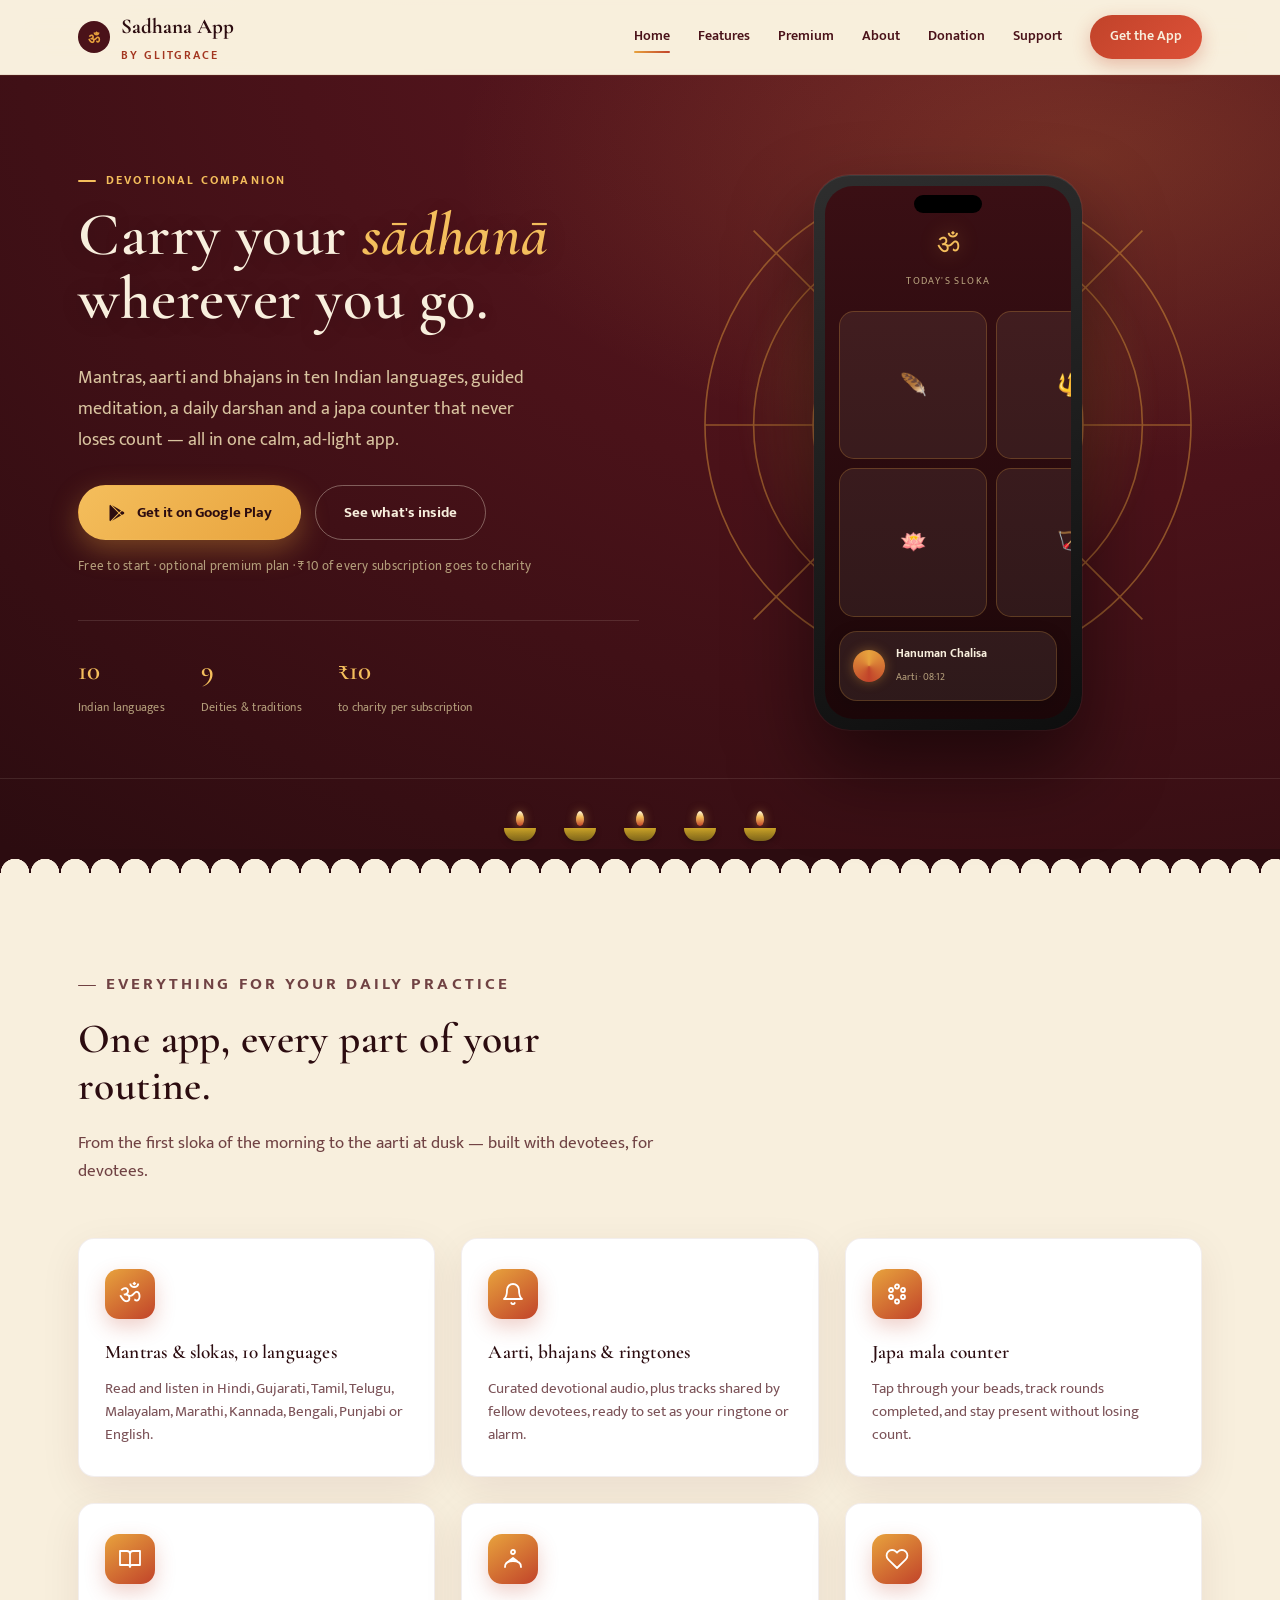
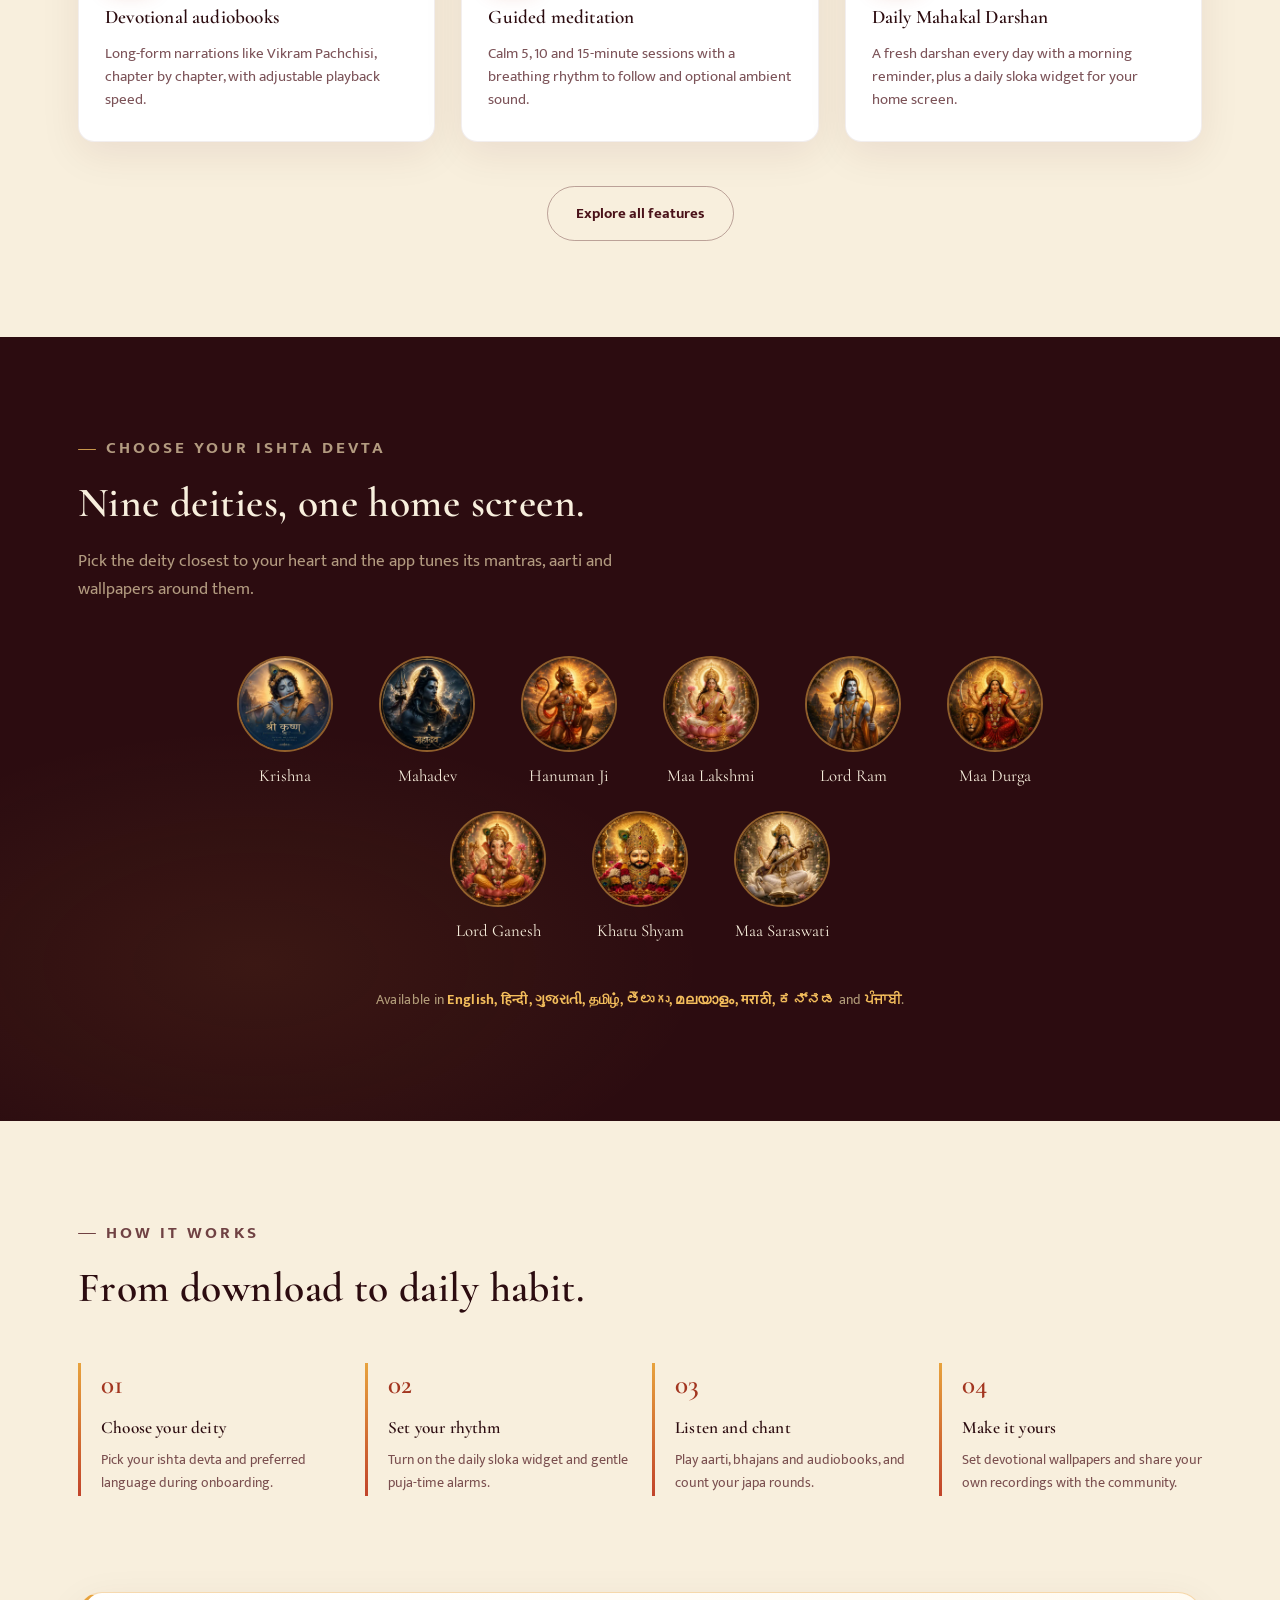
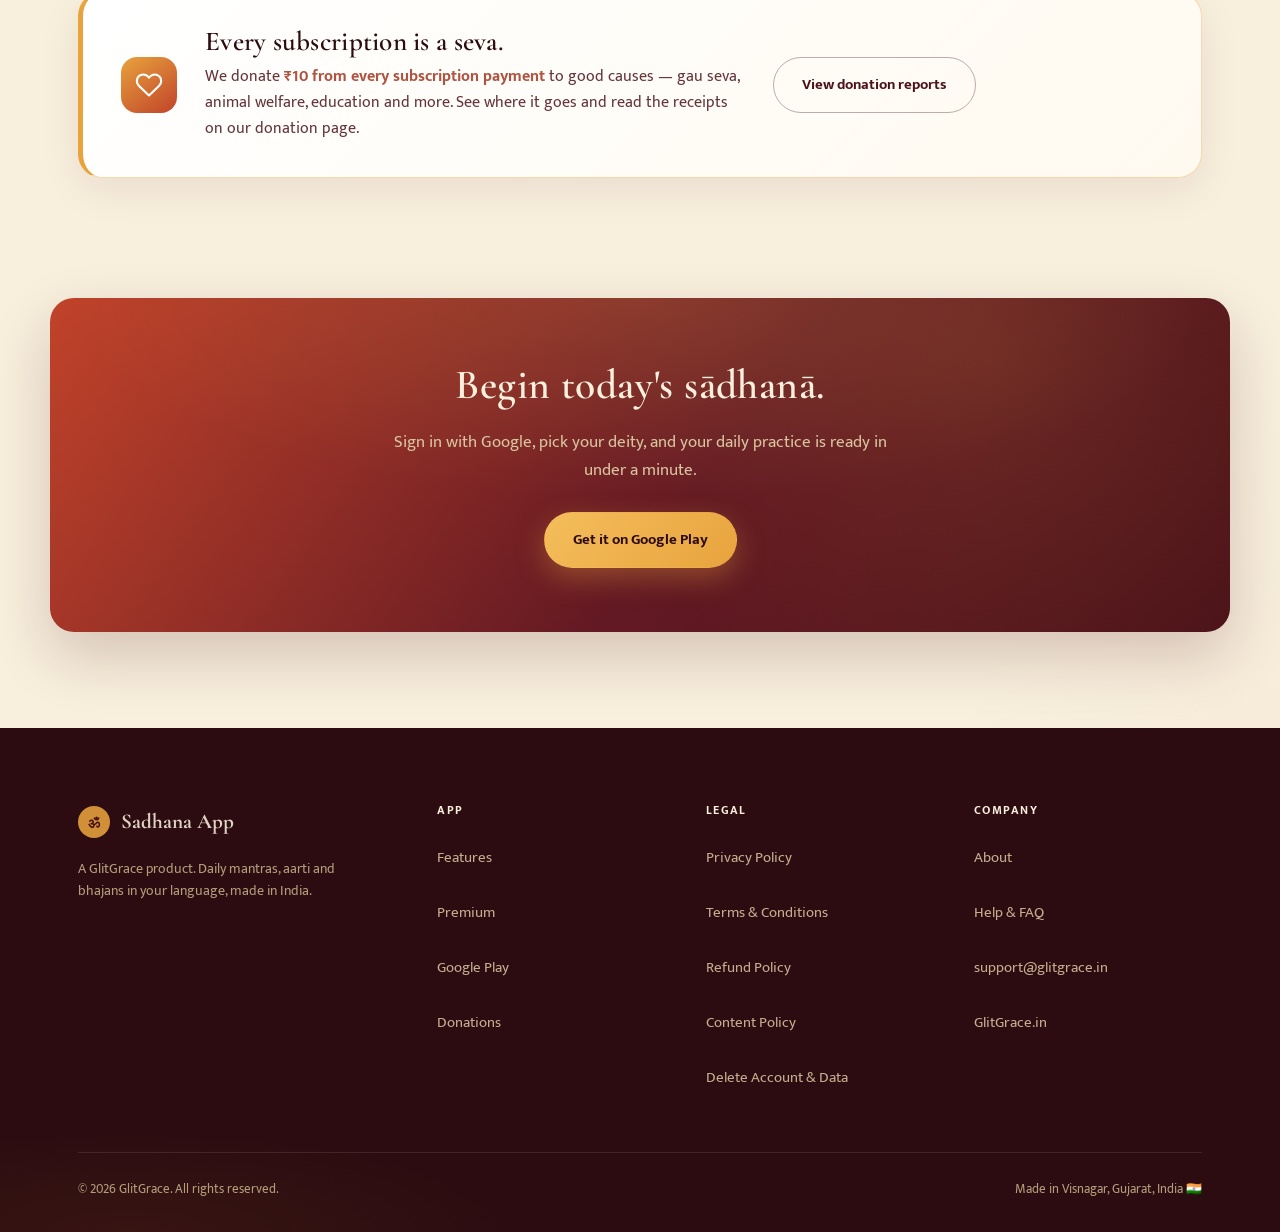
<file: index.html>
<!DOCTYPE html>
<html lang="en">
<head>
<meta charset="UTF-8">
<meta name="viewport" content="width=device-width, initial-scale=1.0">
<title>Sadhana App — Daily Mantras, Aarti & Bhajans in Your Language | GlitGrace</title>
<meta name="theme-color" content="#4A1219">
<meta property="og:title" content="Sadhana App — Daily Mantras, Aarti & Bhajans">
<meta name="theme-color" content="#4A1219">
<meta property="og:title" content="Sadhana App — Daily Mantras, Aarti & Bhajans">
<meta name="description" content="Sadhana App brings daily mantras, aarti, bhajans, devotional wallpapers and audiobooks to your phone in 10 Indian languages. By GlitGrace.">
<link rel="icon" href="data:image/svg+xml,%3Csvg xmlns='http://www.w3.org/2000/svg' viewBox='0 0 64 64'%3E%3Ccircle cx='32' cy='32' r='32' fill='%234A1219'/%3E%3Ctext x='32' y='42' font-size='30' text-anchor='middle' fill='%23E8A33D'%3E%E0%A5%90%3C/text%3E%3C/svg%3E">
<link rel="stylesheet" href="css/style.css">
</head>
<body>
<a class="skip" href="#main">Skip to content</a>

<nav class="site-nav" aria-label="Main">
  <div class="wrap">
    <a href="index.html" class="brand">
      <svg viewBox="0 0 40 40" fill="none" aria-hidden="true"><circle cx="20" cy="20" r="20" fill="#4A1219"/><text x="20" y="27" font-size="18" text-anchor="middle" fill="#E8A33D" font-family="Cormorant Garamond, serif">ॐ</text></svg>
      <span>Sadhana App<span class="sub">by GlitGrace</span></span>
    </a>
    <ul class="nav-links" id="navLinks">
      <li><a href="index.html" aria-current="page">Home</a></li>
      <li><a href="features.html">Features</a></li>
      <li><a href="premium.html">Premium</a></li>
      <li><a href="about.html">About</a></li>
      <li><a href="donations.html">Donation</a></li>
      <li><a href="support.html">Support</a></li>
      <li><a href="https://play.google.com/store/apps/details?id=com.yash.bhakti" class="nav-cta">Get the App</a></li>
    </ul>
    <button class="nav-toggle" aria-label="Toggle menu" aria-controls="navLinks" aria-expanded="false">
      <span></span><span></span><span></span>
    </button>
  </div>
</nav>

<header id="main" tabindex="-1" class="hero">
  <div class="wrap">
    <div class="hero-copy">
      <p class="eyebrow hero-eyebrow">Devotional companion</p>
      <h1>Carry your <em>sādhanā</em><br>wherever you go.</h1>
      <p class="lede">Mantras, aarti and bhajans in ten Indian languages, guided meditation, a daily darshan and a japa counter that never loses count — all in one calm, ad-light app.</p>
      <div class="hero-ctas">
        <a class="btn btn-primary" href="https://play.google.com/store/apps/details?id=com.yash.bhakti">
          <svg aria-hidden="true" width="20" height="20" viewBox="0 0 24 24" fill="currentColor"><path d="M3 20.5V3.5C3 2.91 3.34 2.39 3.84 2.15L13.69 12L3.84 21.85C3.34 21.6 3 21.09 3 20.5M16.81 15.12L6.05 21.34L14.54 12.85L16.81 15.12M20.16 10.81C20.5 11.08 20.75 11.5 20.75 12C20.75 12.5 20.53 12.9 20.18 13.18L17.89 14.5L15.39 12L17.89 9.5L20.16 10.81M6.05 2.66L16.81 8.88L14.54 11.15L6.05 2.66Z"/></svg>
          Get it on Google Play
        </a>
        <a class="btn btn-ghost" href="features.html">See what's inside</a>
      </div>
      <p class="hero-note">Free to start · optional premium plan · ₹10 of every subscription goes to charity</p>
      <div class="hero-stats">
        <div><strong>10</strong><span>Indian languages</span></div>
        <div><strong>9</strong><span>Deities & traditions</span></div>
        <div><strong>₹10</strong><span>to charity per subscription</span></div>
      </div>
    </div>

    <div class="phone-stage">
      <div class="phone-glow" aria-hidden="true"></div>
      <svg class="mandala" viewBox="0 0 200 200" aria-hidden="true">
        <g fill="none" stroke="#E8A33D" stroke-width="0.6">
          <circle cx="100" cy="100" r="90"/><circle cx="100" cy="100" r="72"/>
          <g>
            <path d="M100 10 L100 190 M10 100 L190 100 M28 28 L172 172 M172 28 L28 172" />
          </g>
          <circle cx="100" cy="100" r="50"/>
        </g>
      </svg>
      <div class="phone" role="img" aria-label="Sadhana App home screen showing deity selection and an audio player">
        <div class="phone-screen">
          <div class="phone-notch"></div>
          <div class="phone-head">
            <div class="om">ॐ</div>
            <small>Today's Sloka</small>
          </div>
          <div class="deity-grid">
            <div class="deity-chip">🪶</div>
            <div class="deity-chip">🔱</div>
            <div class="deity-chip">🚩</div>
            <div class="deity-chip">🪷</div>
            <div class="deity-chip">🏹</div>
            <div class="deity-chip">🐘</div>
          </div>
          <div class="phone-player">
            <div class="phone-disc"></div>
            <div class="meta"><b>Hanuman Chalisa</b><span>Aarti · 08:12</span></div>
          </div>
        </div>
      </div>
    </div>
  </div>

  <div class="diya-row" aria-hidden="true">
    <div class="diya"><div class="flame"></div><div class="bowl"></div></div>
    <div class="diya"><div class="flame"></div><div class="bowl"></div></div>
    <div class="diya"><div class="flame"></div><div class="bowl"></div></div>
    <div class="diya"><div class="flame"></div><div class="bowl"></div></div>
    <div class="diya"><div class="flame"></div><div class="bowl"></div></div>
  </div>
  <div class="scallop scallop-up-from-hero"></div>
</header>

<section class="features" id="features">
  <div class="wrap">
    <div class="section-head">
      <p class="eyebrow">Everything for your daily practice</p>
      <h2>One app, every part of your routine.</h2>
      <p>From the first sloka of the morning to the aarti at dusk — built with devotees, for devotees.</p>
    </div>
    <div class="feature-grid">
      <div class="feature-card">
        <div class="feature-icon"><span class="om-glyph" aria-hidden="true">ॐ</span></div>
        <h3>Mantras & slokas, 10 languages</h3>
        <p>Read and listen in Hindi, Gujarati, Tamil, Telugu, Malayalam, Marathi, Kannada, Bengali, Punjabi or English.</p>
      </div>
      <div class="feature-card">
        <div class="feature-icon"><svg class="ic" viewBox="0 0 24 24" fill="none" stroke="currentColor" stroke-width="1.8" stroke-linecap="round" stroke-linejoin="round" aria-hidden="true"><path d="M6 8a6 6 0 0 1 12 0c0 7 3 9 3 9H3s3-2 3-9M10.3 21a1.9 1.9 0 0 0 3.4 0"/></svg></div>
        <h3>Aarti, bhajans & ringtones</h3>
        <p>Curated devotional audio, plus tracks shared by fellow devotees, ready to set as your ringtone or alarm.</p>
      </div>
      <div class="feature-card">
        <div class="feature-icon"><svg class="ic" viewBox="0 0 24 24" fill="none" stroke="currentColor" stroke-width="1.8" stroke-linecap="round" stroke-linejoin="round" aria-hidden="true"><circle cx="12" cy="4.5" r="2"/><circle cx="18" cy="8" r="2"/><circle cx="18" cy="15" r="2"/><circle cx="12" cy="19.5" r="2"/><circle cx="6" cy="15" r="2"/><circle cx="6" cy="8" r="2"/></svg></div>
        <h3>Japa mala counter</h3>
        <p>Tap through your beads, track rounds completed, and stay present without losing count.</p>
      </div>
      <div class="feature-card">
        <div class="feature-icon"><svg class="ic" viewBox="0 0 24 24" fill="none" stroke="currentColor" stroke-width="1.8" stroke-linecap="round" stroke-linejoin="round" aria-hidden="true"><path d="M2 4h7a3 3 0 0 1 3 3v13a2 2 0 0 0-2-2H2zM22 4h-7a3 3 0 0 0-3 3v13a2 2 0 0 1 2-2h8z"/></svg></div>
        <h3>Devotional audiobooks</h3>
        <p>Long-form narrations like Vikram Pachchisi, chapter by chapter, with adjustable playback speed.</p>
      </div>
      <div class="feature-card">
        <div class="feature-icon"><svg class="ic" viewBox="0 0 24 24" fill="none" stroke="currentColor" stroke-width="1.8" stroke-linecap="round" stroke-linejoin="round" aria-hidden="true"><circle cx="12" cy="5" r="2"/><path d="M4 20c0-4 3-6 8-6s8 2 8 6M8 14l4-3 4 3"/></svg></div>
        <h3>Guided meditation</h3>
        <p>Calm 5, 10 and 15-minute sessions with a breathing rhythm to follow and optional ambient sound.</p>
      </div>
      <div class="feature-card">
        <div class="feature-icon"><svg class="ic" viewBox="0 0 24 24" fill="none" stroke="currentColor" stroke-width="1.8" stroke-linecap="round" stroke-linejoin="round" aria-hidden="true"><path d="M20.8 4.6a5.5 5.5 0 0 0-7.8 0L12 5.7l-1-1.1a5.5 5.5 0 0 0-7.8 7.8l1 1L12 21l7.8-7.6 1-1a5.5 5.5 0 0 0 0-7.8z"/></svg></div>
        <h3>Daily Mahakal Darshan</h3>
        <p>A fresh darshan every day with a morning reminder, plus a daily sloka widget for your home screen.</p>
      </div>
    </div>
    <p class="section-more"><a class="btn btn-ghost-dark" href="features.html">Explore all features</a></p>
  </div>
</section>

<section class="deities">
  <div class="wrap">
    <div class="section-head">
      <p class="eyebrow">Choose your ishta devta</p>
      <h2>Nine deities, one home screen.</h2>
      <p>Pick the deity closest to your heart and the app tunes its mantras, aarti and wallpapers around them.</p>
    </div>
    <div class="deity-gallery">
      <figure><img src="img/lord-krishna.webp" alt="Krishna" width="96" height="96" loading="lazy"><figcaption>Krishna</figcaption></figure>
      <figure><img src="img/mahadev.webp" alt="Mahadev" width="96" height="96" loading="lazy"><figcaption>Mahadev</figcaption></figure>
      <figure><img src="img/hanuman-ji.webp" alt="Hanuman Ji" width="96" height="96" loading="lazy"><figcaption>Hanuman Ji</figcaption></figure>
      <figure><img src="img/maa-lakshmi.webp" alt="Maa Lakshmi" width="96" height="96" loading="lazy"><figcaption>Maa Lakshmi</figcaption></figure>
      <figure><img src="img/lord-ram.webp" alt="Lord Ram" width="96" height="96" loading="lazy"><figcaption>Lord Ram</figcaption></figure>
      <figure><img src="img/maa-durga.webp" alt="Maa Durga" width="96" height="96" loading="lazy"><figcaption>Maa Durga</figcaption></figure>
      <figure><img src="img/lord-ganesh.webp" alt="Lord Ganesh" width="96" height="96" loading="lazy"><figcaption>Lord Ganesh</figcaption></figure>
      <figure><img src="img/khatu-shyam.webp" alt="Khatu Shyam" width="96" height="96" loading="lazy"><figcaption>Khatu Shyam</figcaption></figure>
      <figure><img src="img/maa-saraswati.webp" alt="Maa Saraswati" width="96" height="96" loading="lazy"><figcaption>Maa Saraswati</figcaption></figure>
    </div>
    <p class="lang-strip">Available in <b>English, हिन्दी, ગુજરાતી, தமிழ், తెలుగు, മലയാളം, मराठी, ಕನ್ನಡ</b> and <b>ਪੰਜਾਬੀ</b>.</p>
  </div>
</section>

<section class="how">
  <div class="wrap">
    <div class="section-head">
      <p class="eyebrow">How it works</p>
      <h2>From download to daily habit.</h2>
    </div>
    <div class="steps">
      <div class="step"><span class="num">01</span><h3>Choose your deity</h3><p>Pick your ishta devta and preferred language during onboarding.</p></div>
      <div class="step"><span class="num">02</span><h3>Set your rhythm</h3><p>Turn on the daily sloka widget and gentle puja-time alarms.</p></div>
      <div class="step"><span class="num">03</span><h3>Listen and chant</h3><p>Play aarti, bhajans and audiobooks, and count your japa rounds.</p></div>
      <div class="step"><span class="num">04</span><h3>Make it yours</h3><p>Set devotional wallpapers and share your own recordings with the community.</p></div>
    </div>
  </div>
</section>

<section class="seva">
  <div class="wrap">
    <div class="seva-card">
      <div class="seva-icon" aria-hidden="true"><svg class="ic" viewBox="0 0 24 24" fill="none" stroke="currentColor" stroke-width="1.8" stroke-linecap="round" stroke-linejoin="round" aria-hidden="true"><path d="M20.8 4.6a5.5 5.5 0 0 0-7.8 0L12 5.7l-1-1.1a5.5 5.5 0 0 0-7.8 7.8l1 1L12 21l7.8-7.6 1-1a5.5 5.5 0 0 0 0-7.8z"/></svg></div>
      <div>
        <h2>Every subscription is a seva.</h2>
        <p>We donate <strong>₹10 from every subscription payment</strong> to good causes — gau seva, animal welfare, education and more. See where it goes and read the receipts on our donation page.</p>
      </div>
      <a class="btn btn-ghost-dark" href="donations.html">View donation reports</a>
    </div>
  </div>
</section>

<section id="download">
  <div class="cta-band">
    <h2>Begin today's sādhanā.</h2>
    <p>Sign in with Google, pick your deity, and your daily practice is ready in under a minute.</p>
    <a class="btn btn-primary" href="https://play.google.com/store/apps/details?id=com.yash.bhakti">Get it on Google Play</a>
  </div>
</section>

<footer>
  <div class="wrap">
    <div class="footer-grid">
      <div class="footer-brand">
        <a href="index.html" class="brand">
          <svg viewBox="0 0 40 40" fill="none" aria-hidden="true"><circle cx="20" cy="20" r="20" fill="#E8A33D"/><text x="20" y="27" font-size="18" text-anchor="middle" fill="#4A1219" font-family="Cormorant Garamond, serif">ॐ</text></svg>
          <span>Sadhana App</span>
        </a>
        <p>A GlitGrace product. Daily mantras, aarti and bhajans in your language, made in India.</p>
      </div>
      <div>
        <p class="foot-h">App</p>
        <ul>
          <li><a href="features.html">Features</a></li>
          <li><a href="premium.html">Premium</a></li>
          <li><a href="https://play.google.com/store/apps/details?id=com.yash.bhakti">Google Play</a></li>
          <li><a href="donations.html">Donations</a></li>
        </ul>
      </div>
      <div>
        <p class="foot-h">Legal</p>
        <ul>
          <li><a href="privacy-policy.html">Privacy Policy</a></li>
          <li><a href="terms.html">Terms &amp; Conditions</a></li>
          <li><a href="refund-policy.html">Refund Policy</a></li>
          <li><a href="content-policy.html">Content Policy</a></li>
          <li><a href="data-deletion.html">Delete Account &amp; Data</a></li>
        </ul>
      </div>
      <div>
        <p class="foot-h">Company</p>
        <ul>
          <li><a href="about.html">About</a></li>
          <li><a href="support.html">Help &amp; FAQ</a></li>
          <li><a href="mailto:support@glitgrace.in">support@glitgrace.in</a></li>
          <li><a href="https://glitgrace.in">GlitGrace.in</a></li>
        </ul>
      </div>
    </div>
    <div class="footer-bottom">
      <span>© <span id="year">2026</span> GlitGrace. All rights reserved.</span>
      <span>Made in Visnagar, Gujarat, India 🇮🇳</span>
    </div>
  </div>
</footer>

<script src="js/main.js"></script>
<script>document.getElementById('year').textContent = new Date().getFullYear();</script>
</body>
</html>
</file>
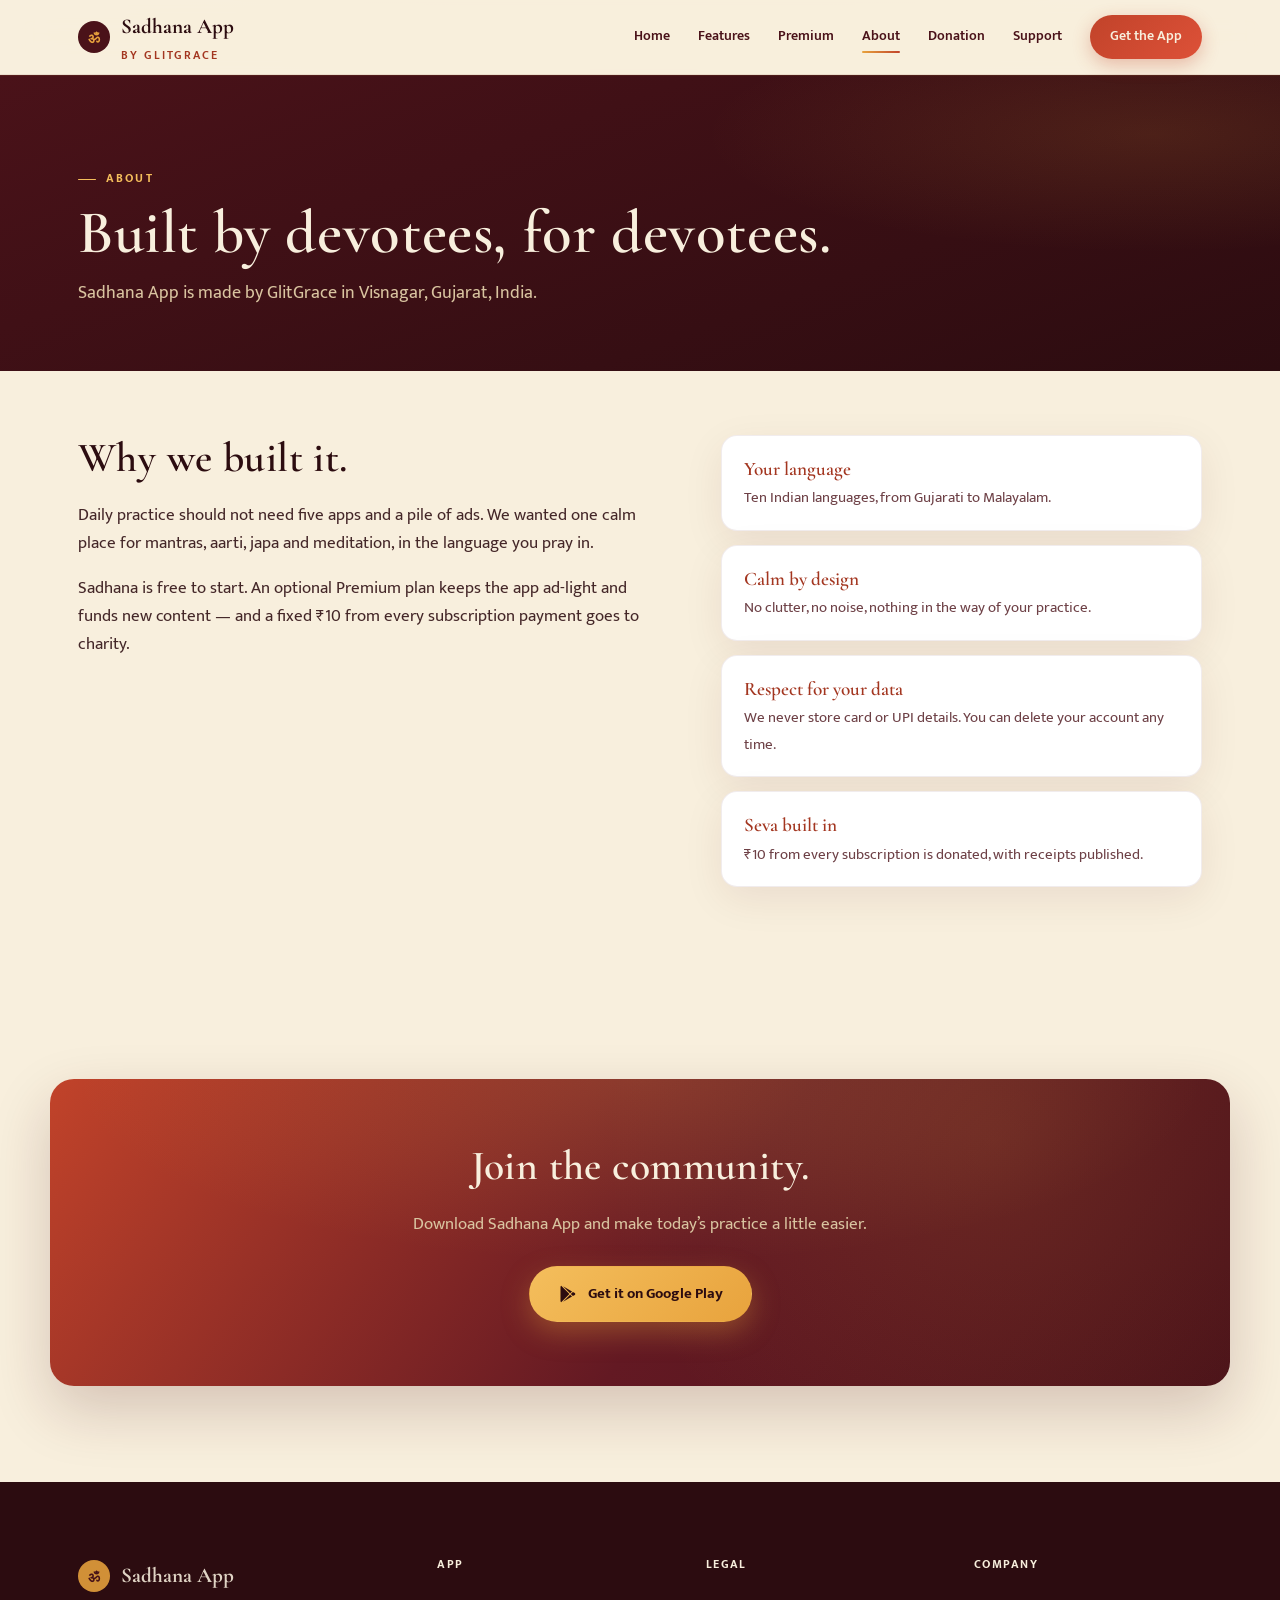
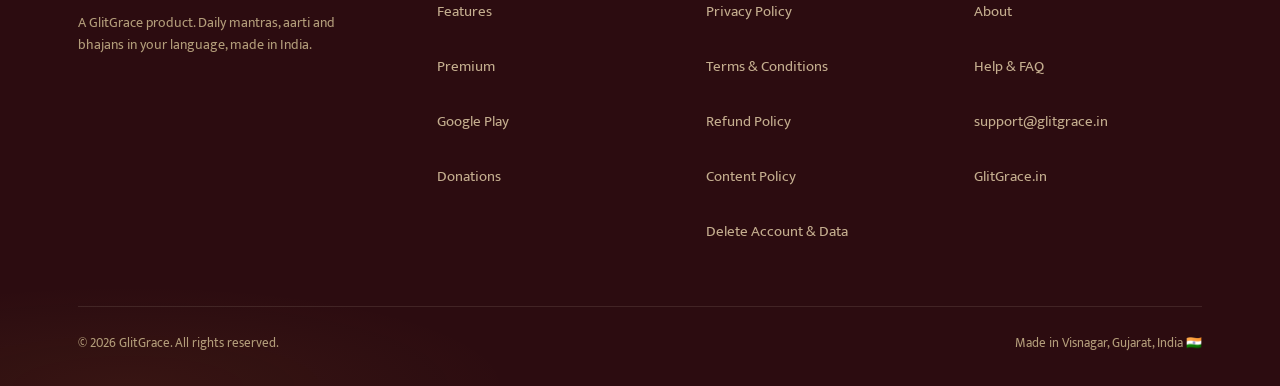
<file: about.html>
<!DOCTYPE html>
<html lang="en">
<head>
<meta charset="UTF-8">
<meta name="viewport" content="width=device-width, initial-scale=1.0">
<title>About — Sadhana App by GlitGrace</title>
<meta name="description" content="Sadhana App is built by GlitGrace in Visnagar, Gujarat, to make daily devotion simple, calm and available in your own language.">
<meta property="og:title" content="About — Sadhana App by GlitGrace">
<meta property="og:description" content="Sadhana App is built by GlitGrace in Visnagar, Gujarat, to make daily devotion simple, calm and available in your own language.">
<meta property="og:type" content="website">
<meta name="theme-color" content="#4A1219">
<link rel="icon" href="data:image/svg+xml,%3Csvg xmlns='http://www.w3.org/2000/svg' viewBox='0 0 64 64'%3E%3Ccircle cx='32' cy='32' r='32' fill='%234A1219'/%3E%3Ctext x='32' y='42' font-size='30' text-anchor='middle' fill='%23E8A33D'%3E%E0%A5%90%3C/text%3E%3C/svg%3E">
<link rel="stylesheet" href="css/style.css">
</head>
<body>
<a class="skip" href="#main">Skip to content</a>

<nav class="site-nav" aria-label="Main">
  <div class="wrap">
    <a href="index.html" class="brand">
      <svg viewBox="0 0 40 40" fill="none" aria-hidden="true"><circle cx="20" cy="20" r="20" fill="#4A1219"/><text x="20" y="27" font-size="18" text-anchor="middle" fill="#E8A33D" font-family="Cormorant Garamond, serif">ॐ</text></svg>
      <span>Sadhana App<span class="sub">by GlitGrace</span></span>
    </a>
    <ul class="nav-links" id="navLinks">
      <li><a href="index.html">Home</a></li>
      <li><a href="features.html">Features</a></li>
      <li><a href="premium.html">Premium</a></li>
      <li><a href="about.html" aria-current="page">About</a></li>
      <li><a href="donations.html">Donation</a></li>
      <li><a href="support.html">Support</a></li>
      <li><a href="https://play.google.com/store/apps/details?id=com.yash.bhakti" class="nav-cta">Get the App</a></li>
    </ul>
    <button class="nav-toggle" aria-label="Toggle menu" aria-controls="navLinks" aria-expanded="false">
      <span></span><span></span><span></span>
    </button>
  </div>
</nav>

<header id="main" tabindex="-1" class="legal-hero page-hero">
  <div class="wrap">
    <p class="eyebrow">About</p>
    <h1>Built by devotees, for devotees.</h1>
    <p class="lede">Sadhana App is made by GlitGrace in Visnagar, Gujarat, India.</p>
  </div>
</header>

<section class="premium-body">
  <div class="wrap about-grid">
    <div class="about-copy">
      <h2>Why we built it.</h2>
      <p>Daily practice should not need five apps and a pile of ads. We wanted one calm place for mantras, aarti, japa and meditation, in the language you pray in.</p>
      <p>Sadhana is free to start. An optional Premium plan keeps the app ad-light and funds new content — and a fixed ₹10 from every subscription payment goes to charity.</p>
    </div>
    <div class="values">
      <div class="value"><b>Your language</b><span>Ten Indian languages, from Gujarati to Malayalam.</span></div>
      <div class="value"><b>Calm by design</b><span>No clutter, no noise, nothing in the way of your practice.</span></div>
      <div class="value"><b>Respect for your data</b><span>We never store card or UPI details. You can delete your account any time.</span></div>
      <div class="value"><b>Seva built in</b><span>₹10 from every subscription is donated, with receipts published.</span></div>
    </div>
  </div>
</section>

<section id="download">
  <div class="cta-band">
    <h2>Join the community.</h2>
    <p>Download Sadhana App and make today’s practice a little easier.</p>
    <a class="btn btn-primary" href="https://play.google.com/store/apps/details?id=com.yash.bhakti"><svg width="20" height="20" viewBox="0 0 24 24" fill="currentColor" aria-hidden="true"><path d="M3 20.5V3.5C3 2.91 3.34 2.39 3.84 2.15L13.69 12L3.84 21.85C3.34 21.6 3 21.09 3 20.5M16.81 15.12L6.05 21.34L14.54 12.85L16.81 15.12M20.16 10.81C20.5 11.08 20.75 11.5 20.75 12C20.75 12.5 20.53 12.9 20.18 13.18L17.89 14.5L15.39 12L17.89 9.5L20.16 10.81M6.05 2.66L16.81 8.88L14.54 11.15L6.05 2.66Z"/></svg> Get it on Google Play</a>
  </div>
</section>

<footer>
  <div class="wrap">
    <div class="footer-grid">
      <div class="footer-brand">
        <a href="index.html" class="brand">
          <svg viewBox="0 0 40 40" fill="none" aria-hidden="true"><circle cx="20" cy="20" r="20" fill="#E8A33D"/><text x="20" y="27" font-size="18" text-anchor="middle" fill="#4A1219" font-family="Cormorant Garamond, serif">ॐ</text></svg>
          <span>Sadhana App</span>
        </a>
        <p>A GlitGrace product. Daily mantras, aarti and bhajans in your language, made in India.</p>
      </div>
      <div>
        <p class="foot-h">App</p>
        <ul>
          <li><a href="features.html">Features</a></li>
          <li><a href="premium.html">Premium</a></li>
          <li><a href="https://play.google.com/store/apps/details?id=com.yash.bhakti">Google Play</a></li>
          <li><a href="donations.html">Donations</a></li>
        </ul>
      </div>
      <div>
        <p class="foot-h">Legal</p>
        <ul>
          <li><a href="privacy-policy.html">Privacy Policy</a></li>
          <li><a href="terms.html">Terms &amp; Conditions</a></li>
          <li><a href="refund-policy.html">Refund Policy</a></li>
          <li><a href="content-policy.html">Content Policy</a></li>
          <li><a href="data-deletion.html">Delete Account &amp; Data</a></li>
        </ul>
      </div>
      <div>
        <p class="foot-h">Company</p>
        <ul>
          <li><a href="about.html">About</a></li>
          <li><a href="support.html">Help &amp; FAQ</a></li>
          <li><a href="mailto:support@glitgrace.in">support@glitgrace.in</a></li>
          <li><a href="https://glitgrace.in">GlitGrace.in</a></li>
        </ul>
      </div>
    </div>
    <div class="footer-bottom">
      <span>© <span id="year">2026</span> GlitGrace. All rights reserved.</span>
      <span>Made in Visnagar, Gujarat, India 🇮🇳</span>
    </div>
  </div>
</footer>

<script src="js/main.js"></script>
<script>document.getElementById('year').textContent = new Date().getFullYear();</script>
</body>
</html>
</file>
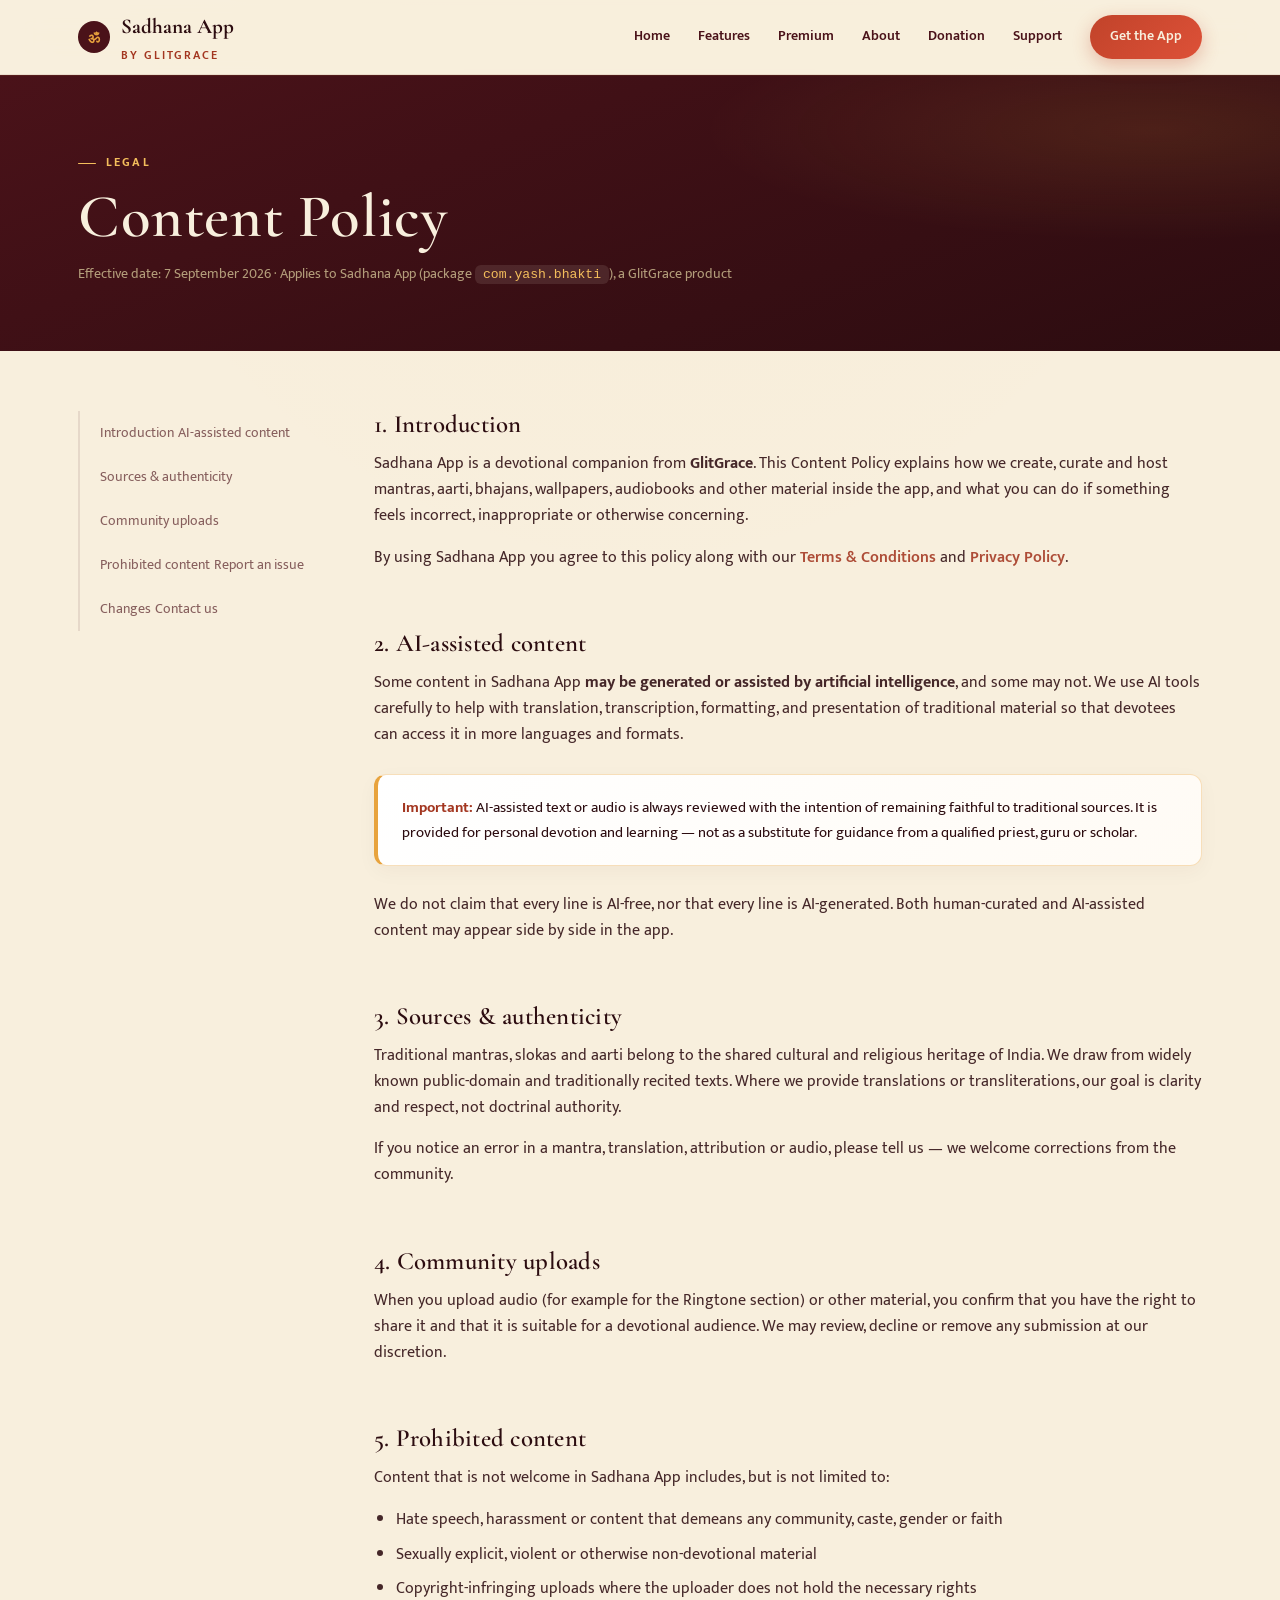
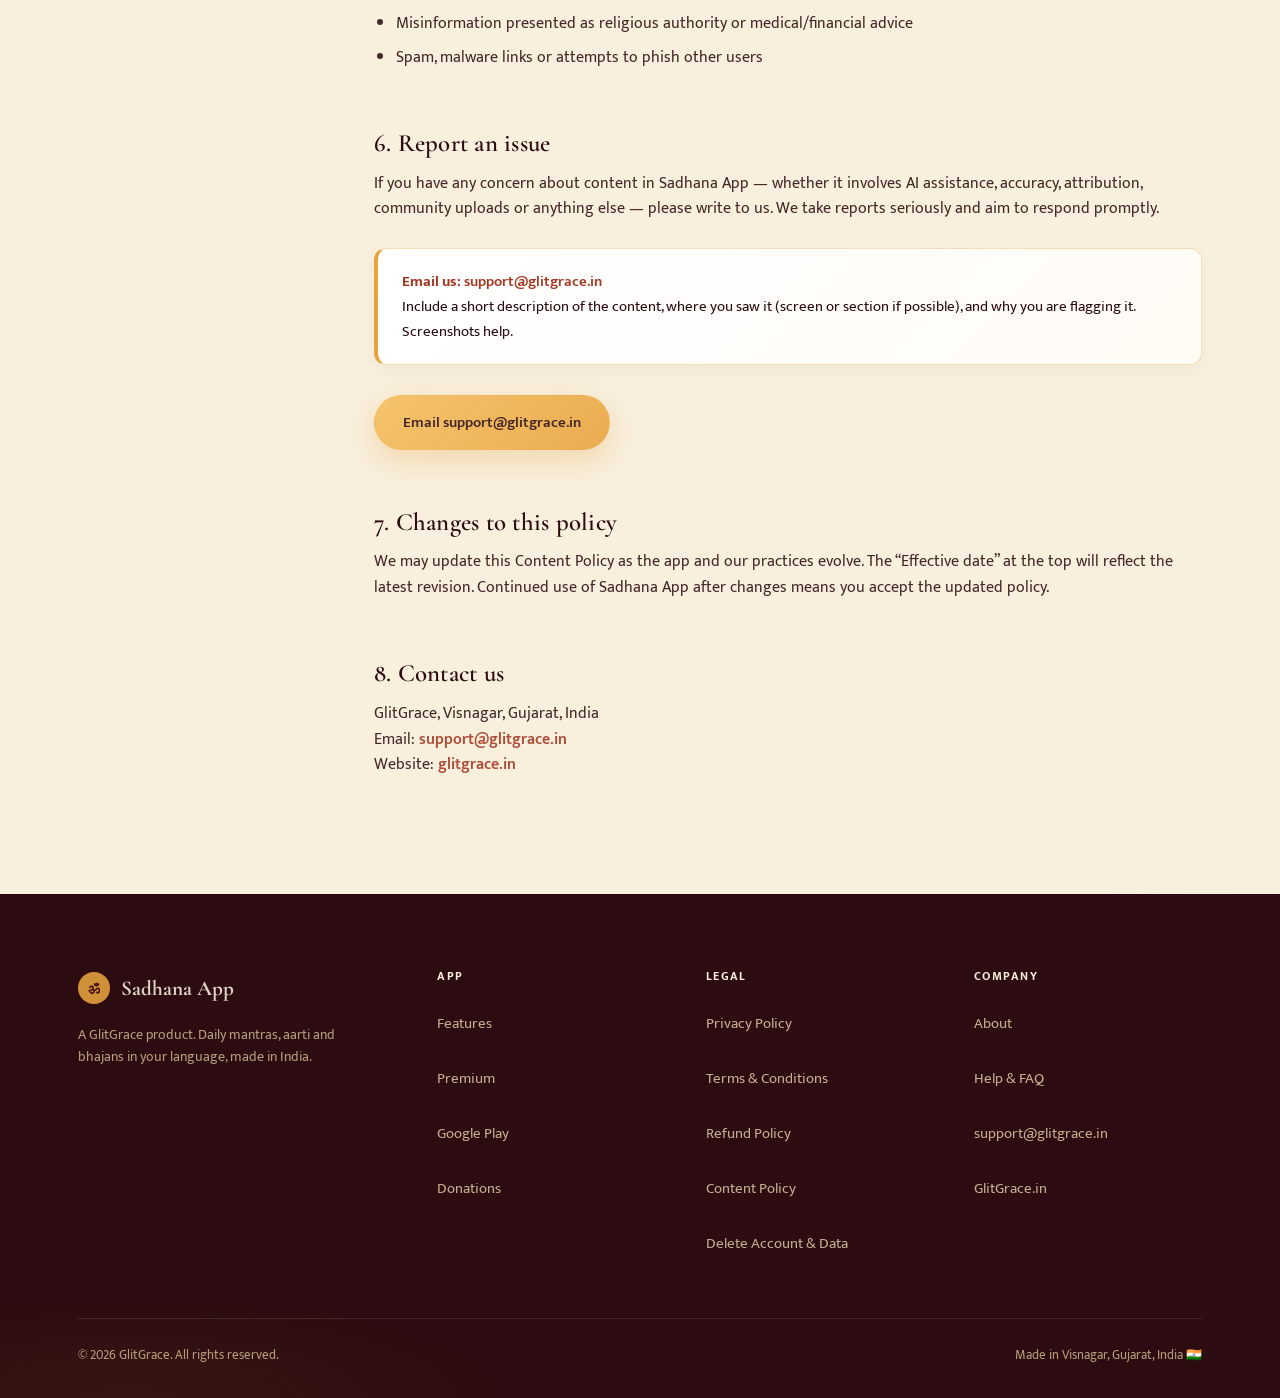
<file: content-policy.html>
<!DOCTYPE html>
<html lang="en">
<head>
<meta charset="UTF-8">
<meta name="viewport" content="width=device-width, initial-scale=1.0">
<title>Content Policy — Sadhana App | GlitGrace</title>
<meta name="description" content="Content Policy for Sadhana App by GlitGrace — AI-assisted content, community standards, and how to report issues.">
<link rel="icon" href="data:image/svg+xml,%3Csvg xmlns='http://www.w3.org/2000/svg' viewBox='0 0 64 64'%3E%3Ccircle cx='32' cy='32' r='32' fill='%234A1219'/%3E%3Ctext x='32' y='42' font-size='30' text-anchor='middle' fill='%23E8A33D'%3E%E0%A5%90%3C/text%3E%3C/svg%3E">
<link rel="stylesheet" href="css/style.css">
</head>
<body>
<a class="skip" href="#main">Skip to content</a>

<nav class="site-nav" aria-label="Main">
  <div class="wrap">
    <a href="index.html" class="brand">
      <svg viewBox="0 0 40 40" fill="none" aria-hidden="true"><circle cx="20" cy="20" r="20" fill="#4A1219"/><text x="20" y="27" font-size="18" text-anchor="middle" fill="#E8A33D" font-family="Cormorant Garamond, serif">ॐ</text></svg>
      <span>Sadhana App<span class="sub">by GlitGrace</span></span>
    </a>
    <ul class="nav-links" id="navLinks">
      <li><a href="index.html">Home</a></li>
      <li><a href="features.html">Features</a></li>
      <li><a href="premium.html">Premium</a></li>
      <li><a href="about.html">About</a></li>
      <li><a href="donations.html">Donation</a></li>
      <li><a href="support.html">Support</a></li>
      <li><a href="https://play.google.com/store/apps/details?id=com.yash.bhakti" class="nav-cta">Get the App</a></li>
    </ul>
    <button class="nav-toggle" aria-label="Toggle menu" aria-controls="navLinks" aria-expanded="false">
      <span></span><span></span><span></span>
    </button>
  </div>
</nav>

<header id="main" tabindex="-1" class="legal-hero">
  <div class="wrap">
    <p class="eyebrow">Legal</p>
    <h1>Content Policy</h1>
    <p class="meta">Effective date: 7 September 2026 · Applies to Sadhana App (package <code>com.yash.bhakti</code>), a GlitGrace product</p>
  </div>
</header>

<section class="legal-body">
  <div class="wrap legal-layout">
    <nav class="legal-toc" aria-label="Sections">
      <a href="#intro">Introduction</a>
      <a href="#ai">AI-assisted content</a>
      <a href="#sources">Sources & authenticity</a>
      <a href="#community">Community uploads</a>
      <a href="#prohibited">Prohibited content</a>
      <a href="#report">Report an issue</a>
      <a href="#changes">Changes</a>
      <a href="#contact">Contact us</a>
    </nav>

    <div class="legal-content">

      <h2 id="intro">1. Introduction</h2>
      <p>Sadhana App is a devotional companion from <strong>GlitGrace</strong>. This Content Policy explains how we create, curate and host mantras, aarti, bhajans, wallpapers, audiobooks and other material inside the app, and what you can do if something feels incorrect, inappropriate or otherwise concerning.</p>
      <p>By using Sadhana App you agree to this policy along with our <a href="terms.html">Terms &amp; Conditions</a> and <a href="privacy-policy.html">Privacy Policy</a>.</p>

      <h2 id="ai">2. AI-assisted content</h2>
      <p>Some content in Sadhana App <strong>may be generated or assisted by artificial intelligence</strong>, and some may not. We use AI tools carefully to help with translation, transcription, formatting, and presentation of traditional material so that devotees can access it in more languages and formats.</p>
      <div class="legal-callout">
        <strong>Important:</strong> AI-assisted text or audio is always reviewed with the intention of remaining faithful to traditional sources. It is provided for personal devotion and learning — not as a substitute for guidance from a qualified priest, guru or scholar.
      </div>
      <p>We do not claim that every line is AI-free, nor that every line is AI-generated. Both human-curated and AI-assisted content may appear side by side in the app.</p>

      <h2 id="sources">3. Sources & authenticity</h2>
      <p>Traditional mantras, slokas and aarti belong to the shared cultural and religious heritage of India. We draw from widely known public-domain and traditionally recited texts. Where we provide translations or transliterations, our goal is clarity and respect, not doctrinal authority.</p>
      <p>If you notice an error in a mantra, translation, attribution or audio, please tell us — we welcome corrections from the community.</p>

      <h2 id="community">4. Community uploads</h2>
      <p>When you upload audio (for example for the Ringtone section) or other material, you confirm that you have the right to share it and that it is suitable for a devotional audience. We may review, decline or remove any submission at our discretion.</p>

      <h2 id="prohibited">5. Prohibited content</h2>
      <p>Content that is not welcome in Sadhana App includes, but is not limited to:</p>
      <ul>
        <li>Hate speech, harassment or content that demeans any community, caste, gender or faith</li>
        <li>Sexually explicit, violent or otherwise non-devotional material</li>
        <li>Copyright-infringing uploads where the uploader does not hold the necessary rights</li>
        <li>Misinformation presented as religious authority or medical/financial advice</li>
        <li>Spam, malware links or attempts to phish other users</li>
      </ul>

      <h2 id="report">6. Report an issue</h2>
      <p>If you have any concern about content in Sadhana App — whether it involves AI assistance, accuracy, attribution, community uploads or anything else — please write to us. We take reports seriously and aim to respond promptly.</p>
      <div class="legal-callout">
        <strong>Email us:</strong> <a href="mailto:support@glitgrace.in?subject=Sadhana%20App%20-%20Content%20Issue">support@glitgrace.in</a><br>
        Include a short description of the content, where you saw it (screen or section if possible), and why you are flagging it. Screenshots help.
      </div>
      <p style="margin-top:18px;"><a href="mailto:support@glitgrace.in?subject=Sadhana%20App%20-%20Content%20Issue&body=I%20have%20a%20concern%20about%20content%20in%20Sadhana%20App.%0A%0AWhat%20I%20saw%3A%20%0AWhere%20(screen%2Fsection)%3A%20%0AWhy%20I%20am%20flagging%20it%3A%20" class="btn btn-primary">Email support@glitgrace.in</a></p>

      <h2 id="changes">7. Changes to this policy</h2>
      <p>We may update this Content Policy as the app and our practices evolve. The “Effective date” at the top will reflect the latest revision. Continued use of Sadhana App after changes means you accept the updated policy.</p>

      <h2 id="contact">8. Contact us</h2>
      <p>GlitGrace, Visnagar, Gujarat, India<br>
      Email: <a href="mailto:support@glitgrace.in">support@glitgrace.in</a><br>
      Website: <a href="https://glitgrace.in">glitgrace.in</a></p>

    </div>
  </div>
</section>

<footer>
  <div class="wrap">
    <div class="footer-grid">
      <div class="footer-brand">
        <a href="index.html" class="brand">
          <svg viewBox="0 0 40 40" fill="none" aria-hidden="true"><circle cx="20" cy="20" r="20" fill="#E8A33D"/><text x="20" y="27" font-size="18" text-anchor="middle" fill="#4A1219" font-family="Cormorant Garamond, serif">ॐ</text></svg>
          <span>Sadhana App</span>
        </a>
        <p>A GlitGrace product. Daily mantras, aarti and bhajans in your language, made in India.</p>
      </div>
      <div>
        <p class="foot-h">App</p>
        <ul>
          <li><a href="features.html">Features</a></li>
          <li><a href="premium.html">Premium</a></li>
          <li><a href="https://play.google.com/store/apps/details?id=com.yash.bhakti">Google Play</a></li>
          <li><a href="donations.html">Donations</a></li>
        </ul>
      </div>
      <div>
        <p class="foot-h">Legal</p>
        <ul>
          <li><a href="privacy-policy.html">Privacy Policy</a></li>
          <li><a href="terms.html">Terms &amp; Conditions</a></li>
          <li><a href="refund-policy.html">Refund Policy</a></li>
          <li><a href="content-policy.html">Content Policy</a></li>
          <li><a href="data-deletion.html">Delete Account &amp; Data</a></li>
        </ul>
      </div>
      <div>
        <p class="foot-h">Company</p>
        <ul>
          <li><a href="about.html">About</a></li>
          <li><a href="support.html">Help &amp; FAQ</a></li>
          <li><a href="mailto:support@glitgrace.in">support@glitgrace.in</a></li>
          <li><a href="https://glitgrace.in">GlitGrace.in</a></li>
        </ul>
      </div>
    </div>
    <div class="footer-bottom">
      <span>© <span id="year">2026</span> GlitGrace. All rights reserved.</span>
      <span>Made in Visnagar, Gujarat, India 🇮🇳</span>
    </div>
  </div>
</footer>

<script src="js/main.js"></script>
<script>document.getElementById('year').textContent = new Date().getFullYear();</script>
</body>
</html>
</file>
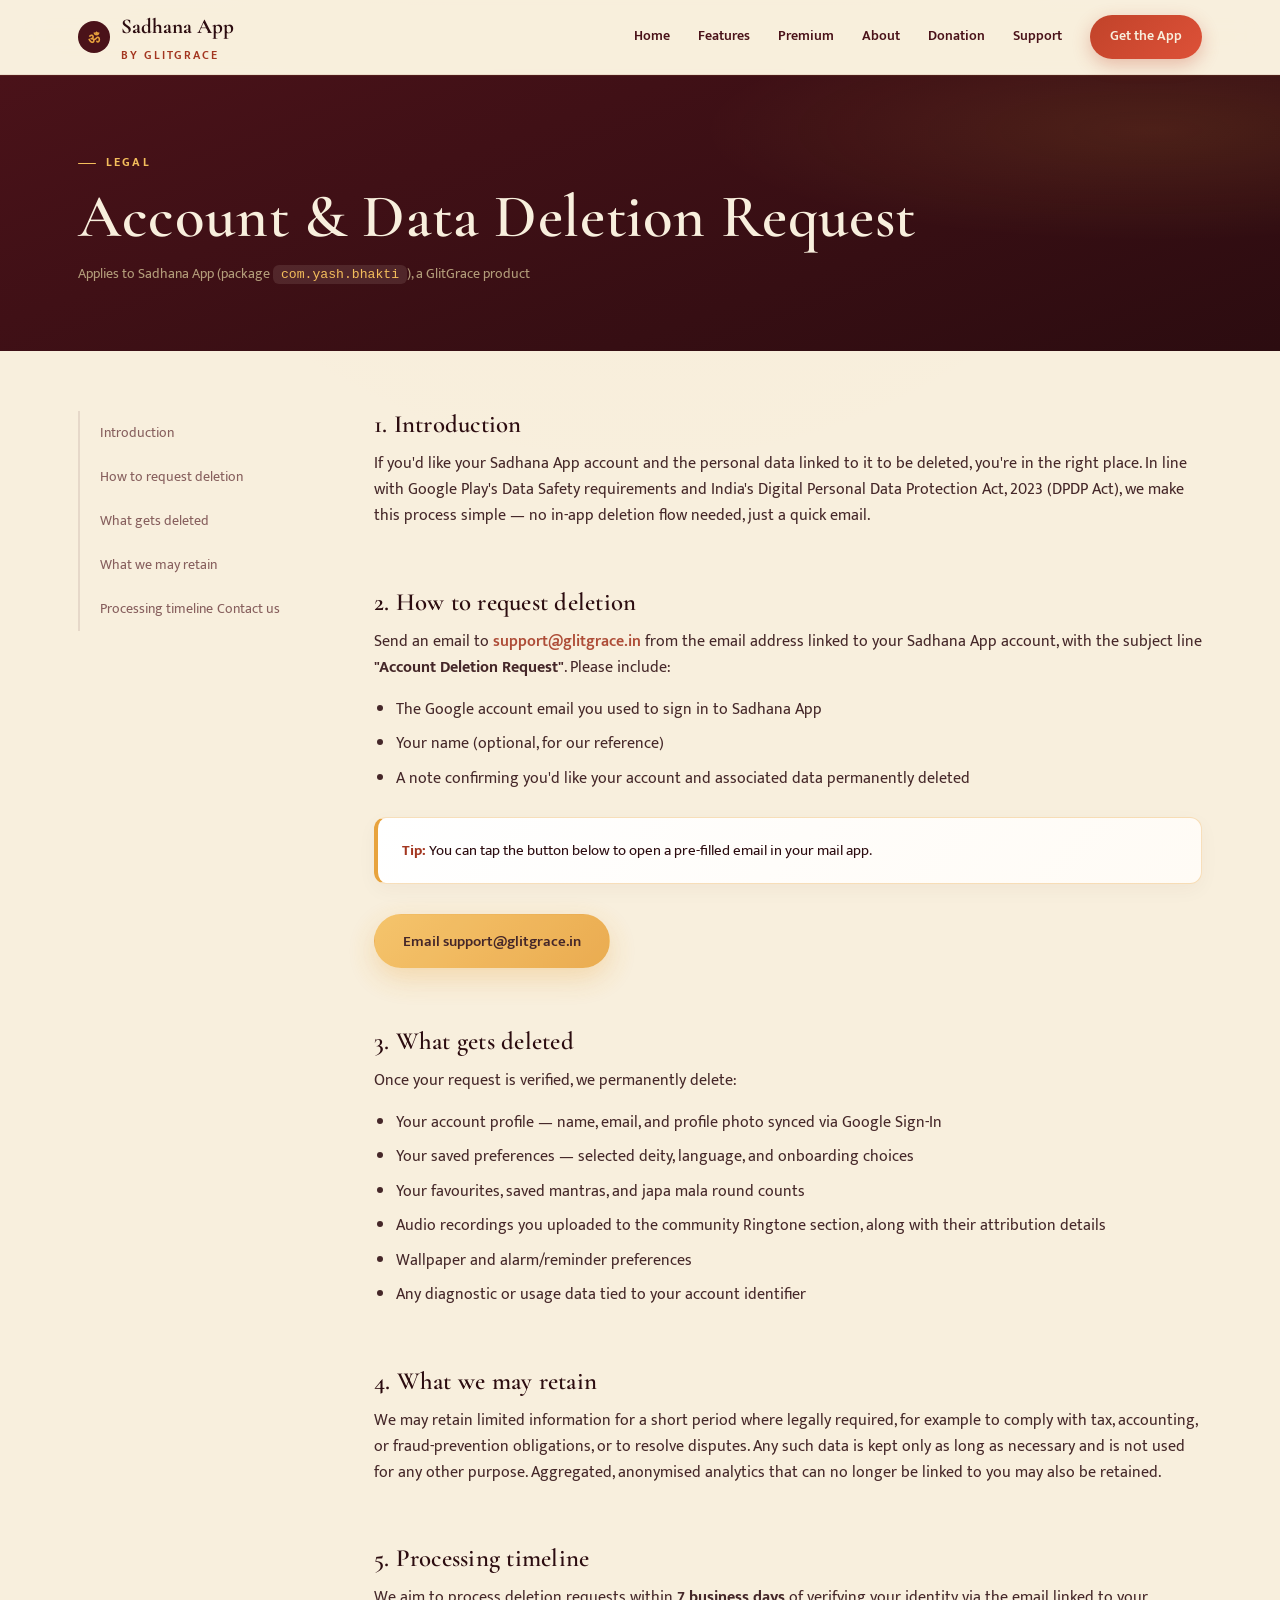
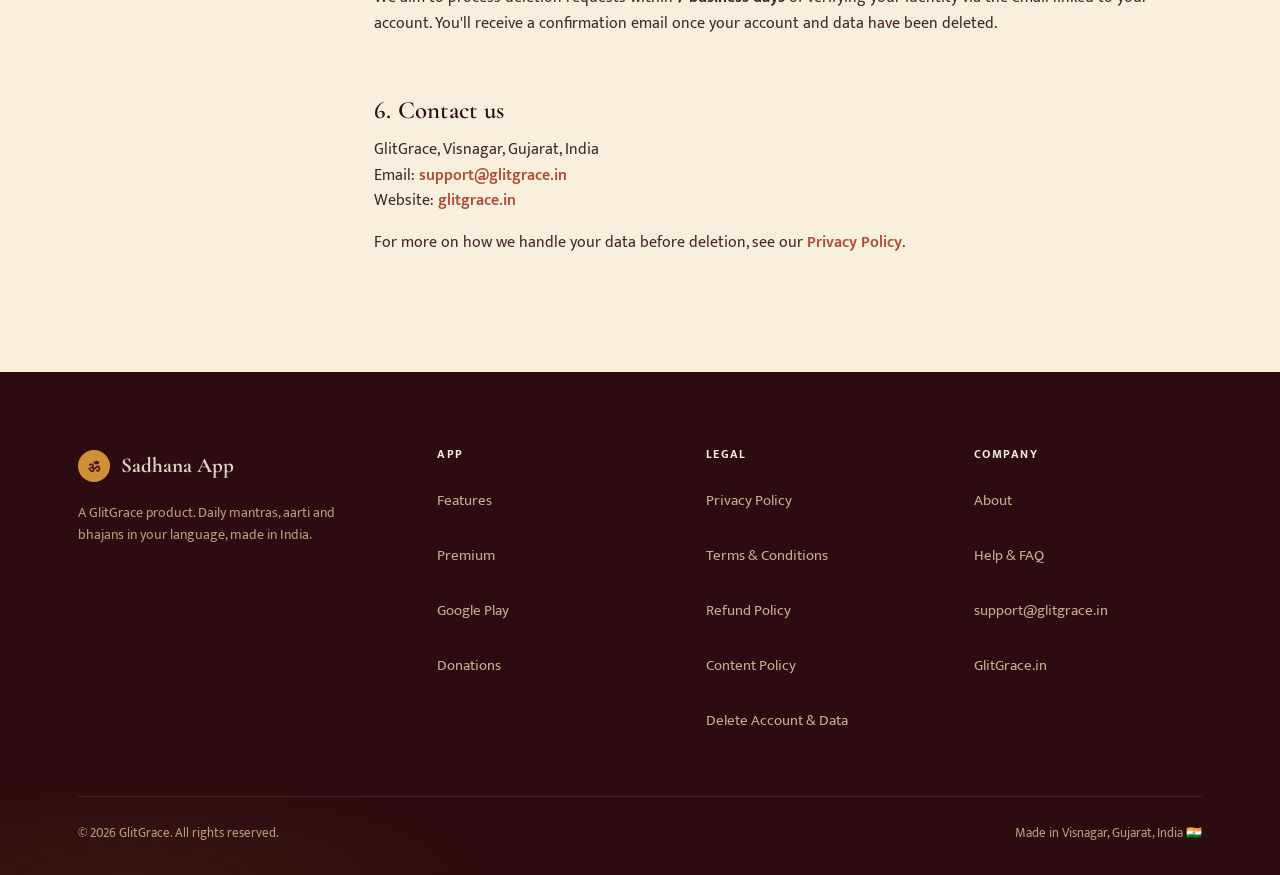
<file: data-deletion.html>
<!DOCTYPE html>
<html lang="en">
<head>
<meta charset="UTF-8">
<meta name="viewport" content="width=device-width, initial-scale=1.0">
<title>Account & Data Deletion — Sadhana App | GlitGrace</title>
<meta name="description" content="How to request deletion of your Sadhana App account and personal data.">
<link rel="icon" href="data:image/svg+xml,%3Csvg xmlns='http://www.w3.org/2000/svg' viewBox='0 0 64 64'%3E%3Ccircle cx='32' cy='32' r='32' fill='%234A1219'/%3E%3Ctext x='32' y='42' font-size='30' text-anchor='middle' fill='%23E8A33D'%3E%E0%A5%90%3C/text%3E%3C/svg%3E">
<link rel="stylesheet" href="css/style.css">
</head>
<body>
<a class="skip" href="#main">Skip to content</a>

<nav class="site-nav" aria-label="Main">
  <div class="wrap">
    <a href="index.html" class="brand">
      <svg viewBox="0 0 40 40" fill="none" aria-hidden="true"><circle cx="20" cy="20" r="20" fill="#4A1219"/><text x="20" y="27" font-size="18" text-anchor="middle" fill="#E8A33D" font-family="Cormorant Garamond, serif">ॐ</text></svg>
      <span>Sadhana App<span class="sub">by GlitGrace</span></span>
    </a>
    <ul class="nav-links" id="navLinks">
      <li><a href="index.html">Home</a></li>
      <li><a href="features.html">Features</a></li>
      <li><a href="premium.html">Premium</a></li>
      <li><a href="about.html">About</a></li>
      <li><a href="donations.html">Donation</a></li>
      <li><a href="support.html">Support</a></li>
      <li><a href="https://play.google.com/store/apps/details?id=com.yash.bhakti" class="nav-cta">Get the App</a></li>
    </ul>
    <button class="nav-toggle" aria-label="Toggle menu" aria-controls="navLinks" aria-expanded="false">
      <span></span><span></span><span></span>
    </button>
  </div>
</nav>

<header id="main" tabindex="-1" class="legal-hero">
  <div class="wrap">
    <p class="eyebrow">Legal</p>
    <h1>Account & Data Deletion Request</h1>
    <p class="meta">Applies to Sadhana App (package <code>com.yash.bhakti</code>), a GlitGrace product</p>
  </div>
</header>

<section class="legal-body">
  <div class="wrap legal-layout">
    <nav class="legal-toc" aria-label="Sections">
      <a href="#intro">Introduction</a>
      <a href="#how">How to request deletion</a>
      <a href="#what-deleted">What gets deleted</a>
      <a href="#what-retained">What we may retain</a>
      <a href="#timeline">Processing timeline</a>
      <a href="#contact">Contact us</a>
    </nav>

    <div class="legal-content">

      <h2 id="intro">1. Introduction</h2>
      <p>If you'd like your Sadhana App account and the personal data linked to it to be deleted, you're in the right place. In line with Google Play's Data Safety requirements and India's Digital Personal Data Protection Act, 2023 (DPDP Act), we make this process simple — no in-app deletion flow needed, just a quick email.</p>

      <h2 id="how">2. How to request deletion</h2>
      <p>Send an email to <a href="mailto:support@glitgrace.in?subject=Sadhana%20App%20-%20Account%20Deletion%20Request">support@glitgrace.in</a> from the email address linked to your Sadhana App account, with the subject line <strong>"Account Deletion Request"</strong>. Please include:</p>
      <ul>
        <li>The Google account email you used to sign in to Sadhana App</li>
        <li>Your name (optional, for our reference)</li>
        <li>A note confirming you'd like your account and associated data permanently deleted</li>
      </ul>
      <div class="legal-callout"><strong>Tip:</strong> You can tap the button below to open a pre-filled email in your mail app.</div>
      <p style="margin-top:18px;"><a href="mailto:support@glitgrace.in?subject=Sadhana%20App%20-%20Account%20Deletion%20Request&body=Please%20delete%20my%20Sadhana%20App%20account%20and%20associated%20data.%0A%0AGoogle%20account%20email%20used%20to%20sign%20in%3A%20%0AName%20(optional)%3A%20" class="btn btn-primary">Email support@glitgrace.in</a></p>

      <h2 id="what-deleted">3. What gets deleted</h2>
      <p>Once your request is verified, we permanently delete:</p>
      <ul>
        <li>Your account profile — name, email, and profile photo synced via Google Sign-In</li>
        <li>Your saved preferences — selected deity, language, and onboarding choices</li>
        <li>Your favourites, saved mantras, and japa mala round counts</li>
        <li>Audio recordings you uploaded to the community Ringtone section, along with their attribution details</li>
        <li>Wallpaper and alarm/reminder preferences</li>
        <li>Any diagnostic or usage data tied to your account identifier</li>
      </ul>

      <h2 id="what-retained">4. What we may retain</h2>
      <p>We may retain limited information for a short period where legally required, for example to comply with tax, accounting, or fraud-prevention obligations, or to resolve disputes. Any such data is kept only as long as necessary and is not used for any other purpose. Aggregated, anonymised analytics that can no longer be linked to you may also be retained.</p>

      <h2 id="timeline">5. Processing timeline</h2>
      <p>We aim to process deletion requests within <strong>7 business days</strong> of verifying your identity via the email linked to your account. You'll receive a confirmation email once your account and data have been deleted.</p>

      <h2 id="contact">6. Contact us</h2>
      <p>GlitGrace, Visnagar, Gujarat, India<br>
      Email: <a href="mailto:support@glitgrace.in">support@glitgrace.in</a><br>
      Website: <a href="https://glitgrace.in">glitgrace.in</a></p>

      <p>For more on how we handle your data before deletion, see our <a href="privacy-policy.html">Privacy Policy</a>.</p>

    </div>
  </div>
</section>

<footer>
  <div class="wrap">
    <div class="footer-grid">
      <div class="footer-brand">
        <a href="index.html" class="brand">
          <svg viewBox="0 0 40 40" fill="none" aria-hidden="true"><circle cx="20" cy="20" r="20" fill="#E8A33D"/><text x="20" y="27" font-size="18" text-anchor="middle" fill="#4A1219" font-family="Cormorant Garamond, serif">ॐ</text></svg>
          <span>Sadhana App</span>
        </a>
        <p>A GlitGrace product. Daily mantras, aarti and bhajans in your language, made in India.</p>
      </div>
      <div>
        <p class="foot-h">App</p>
        <ul>
          <li><a href="features.html">Features</a></li>
          <li><a href="premium.html">Premium</a></li>
          <li><a href="https://play.google.com/store/apps/details?id=com.yash.bhakti">Google Play</a></li>
          <li><a href="donations.html">Donations</a></li>
        </ul>
      </div>
      <div>
        <p class="foot-h">Legal</p>
        <ul>
          <li><a href="privacy-policy.html">Privacy Policy</a></li>
          <li><a href="terms.html">Terms &amp; Conditions</a></li>
          <li><a href="refund-policy.html">Refund Policy</a></li>
          <li><a href="content-policy.html">Content Policy</a></li>
          <li><a href="data-deletion.html">Delete Account &amp; Data</a></li>
        </ul>
      </div>
      <div>
        <p class="foot-h">Company</p>
        <ul>
          <li><a href="about.html">About</a></li>
          <li><a href="support.html">Help &amp; FAQ</a></li>
          <li><a href="mailto:support@glitgrace.in">support@glitgrace.in</a></li>
          <li><a href="https://glitgrace.in">GlitGrace.in</a></li>
        </ul>
      </div>
    </div>
    <div class="footer-bottom">
      <span>© <span id="year">2026</span> GlitGrace. All rights reserved.</span>
      <span>Made in Visnagar, Gujarat, India 🇮🇳</span>
    </div>
  </div>
</footer>

<script src="js/main.js"></script>
<script>document.getElementById('year').textContent = new Date().getFullYear();</script>
</body>
</html>
</file>
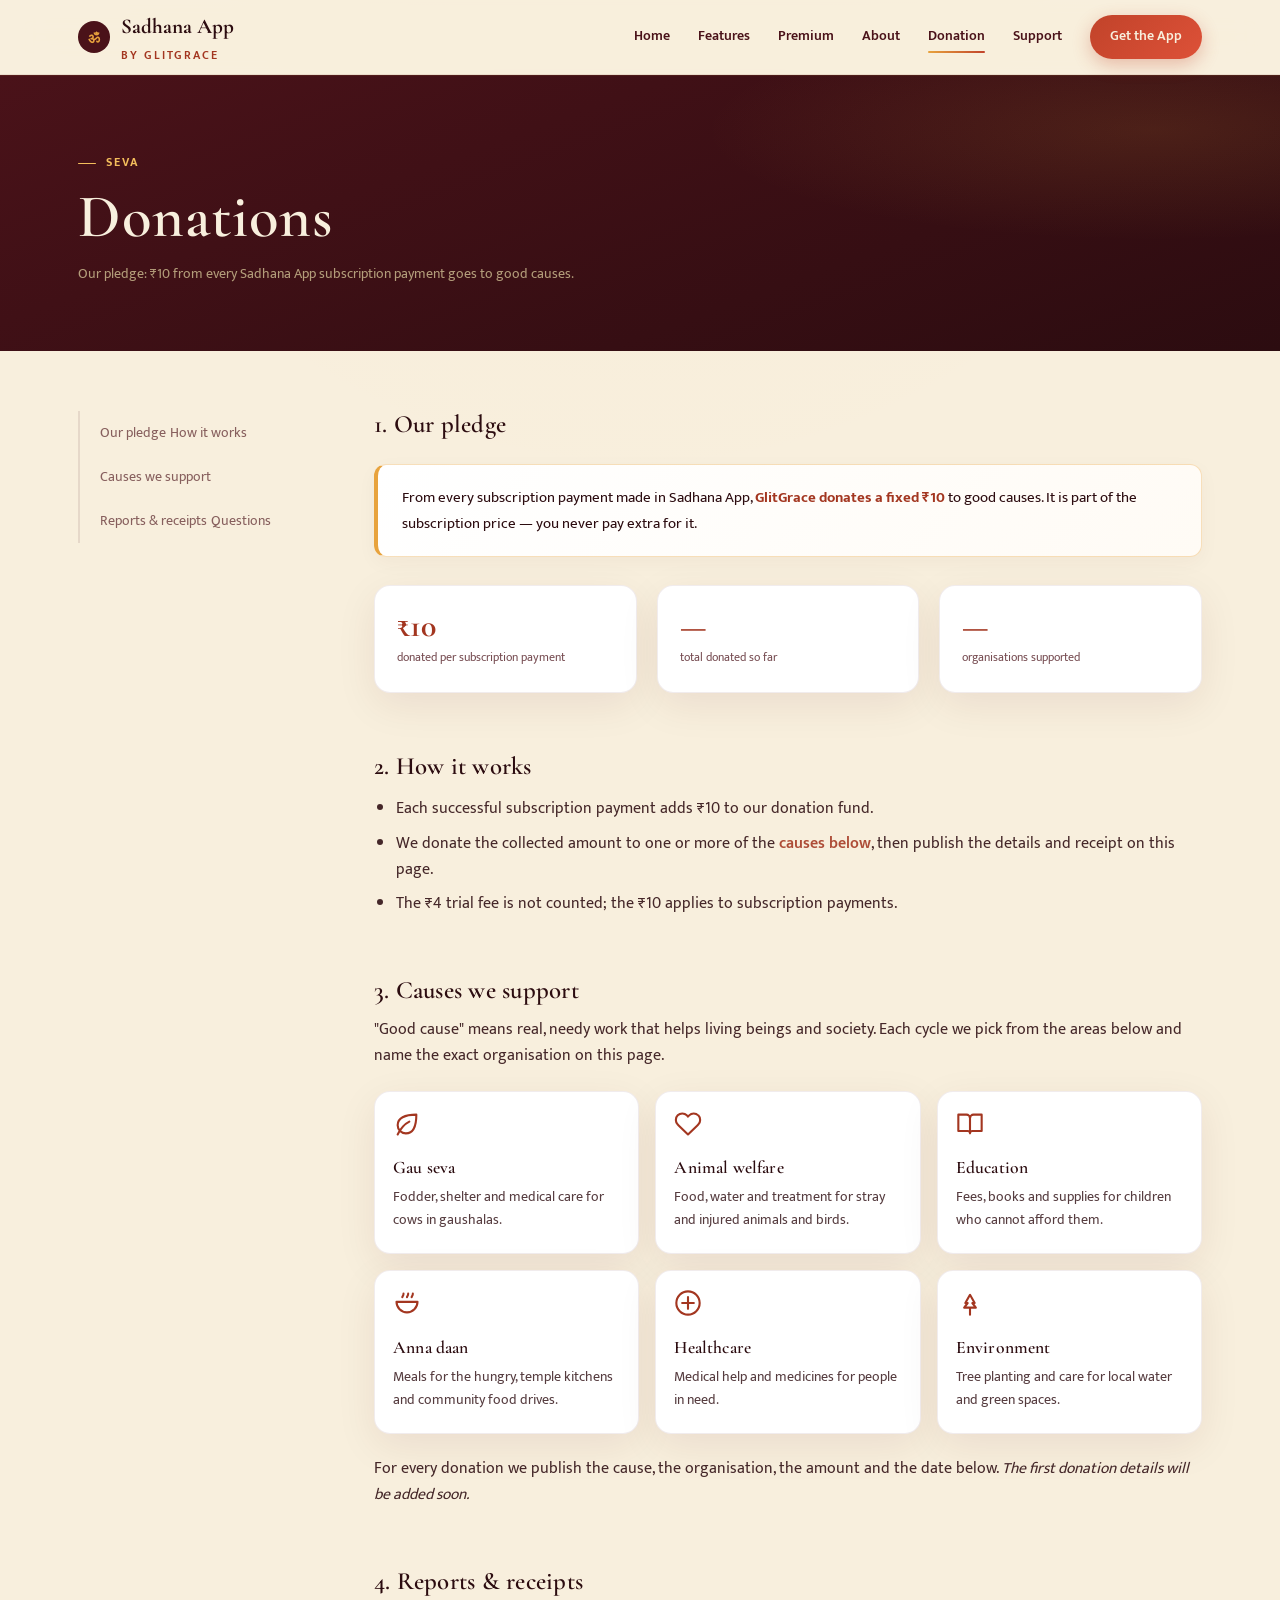
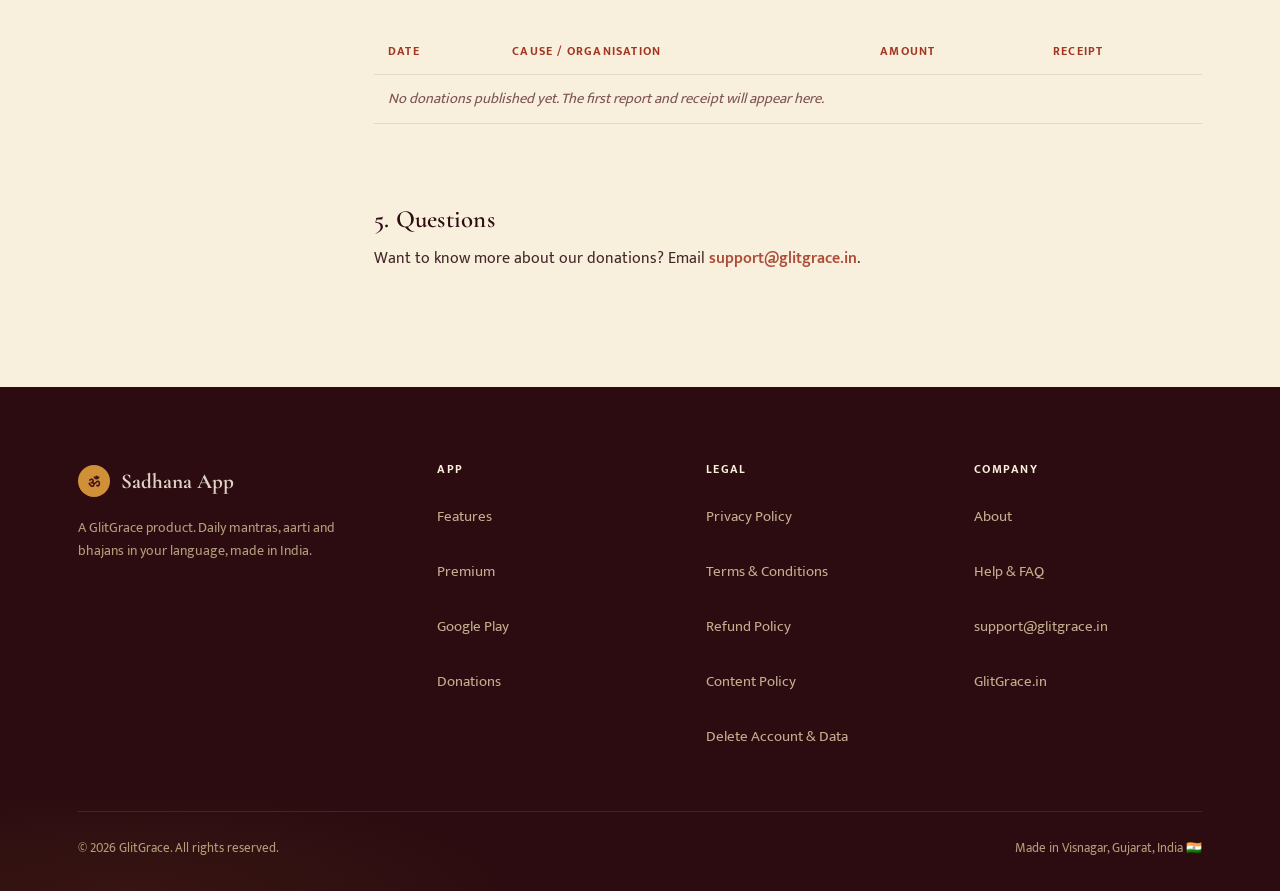
<file: donations.html>
<!DOCTYPE html>
<html lang="en">
<head>
<meta charset="UTF-8">
<meta name="viewport" content="width=device-width, initial-scale=1.0">
<title>Donations — Sadhana App | GlitGrace</title>
<meta name="description" content="₹10 from every Sadhana App subscription payment is donated to good causes. See where it goes and read the donation receipts.">
<link rel="icon" href="data:image/svg+xml,%3Csvg xmlns='http://www.w3.org/2000/svg' viewBox='0 0 64 64'%3E%3Ccircle cx='32' cy='32' r='32' fill='%234A1219'/%3E%3Ctext x='32' y='42' font-size='30' text-anchor='middle' fill='%23E8A33D'%3E%E0%A5%90%3C/text%3E%3C/svg%3E">
<link rel="stylesheet" href="css/style.css">
</head>
<body>
<a class="skip" href="#main">Skip to content</a>

<nav class="site-nav" aria-label="Main">
  <div class="wrap">
    <a href="index.html" class="brand">
      <svg viewBox="0 0 40 40" fill="none" aria-hidden="true"><circle cx="20" cy="20" r="20" fill="#4A1219"/><text x="20" y="27" font-size="18" text-anchor="middle" fill="#E8A33D" font-family="Cormorant Garamond, serif">ॐ</text></svg>
      <span>Sadhana App<span class="sub">by GlitGrace</span></span>
    </a>
    <ul class="nav-links" id="navLinks">
      <li><a href="index.html">Home</a></li>
      <li><a href="features.html">Features</a></li>
      <li><a href="premium.html">Premium</a></li>
      <li><a href="about.html">About</a></li>
      <li><a href="donations.html" aria-current="page">Donation</a></li>
      <li><a href="support.html">Support</a></li>
      <li><a href="https://play.google.com/store/apps/details?id=com.yash.bhakti" class="nav-cta">Get the App</a></li>
    </ul>
    <button class="nav-toggle" aria-label="Toggle menu" aria-controls="navLinks" aria-expanded="false">
      <span></span><span></span><span></span>
    </button>
  </div>
</nav>

<header id="main" tabindex="-1" class="legal-hero">
  <div class="wrap">
    <p class="eyebrow">Seva</p>
    <h1>Donations</h1>
    <p class="meta">Our pledge: ₹10 from every Sadhana App subscription payment goes to good causes.</p>
  </div>
</header>

<section class="legal-body">
  <div class="wrap legal-layout">
    <nav class="legal-toc" aria-label="Sections">
      <a href="#pledge">Our pledge</a>
      <a href="#how">How it works</a>
      <a href="#causes">Causes we support</a>
            <a href="#reports">Reports &amp; receipts</a>
      <a href="#contact">Questions</a>
    </nav>

    <div class="legal-content">

      <h2 id="pledge">1. Our pledge</h2>
      <div class="legal-callout">From every subscription payment made in Sadhana App, <strong>GlitGrace donates a fixed ₹10</strong> to good causes. It is part of the subscription price — you never pay extra for it.</div>

      <!-- UPDATE these three numbers after each donation cycle -->
      <div class="pledge-stats">
        <div class="pledge-stat"><strong>₹10</strong><span>donated per subscription payment</span></div>
        <div class="pledge-stat"><strong>—</strong><span>total donated so far</span></div>
        <div class="pledge-stat"><strong>—</strong><span>organisations supported</span></div>
      </div>

      <h2 id="how">2. How it works</h2>
      <ul>
        <li>Each successful subscription payment adds ₹10 to our donation fund.</li>
        <li>We donate the collected amount to one or more of the <a href="#causes">causes below</a>, then publish the details and receipt on this page.</li>
        <li>The ₹4 trial fee is not counted; the ₹10 applies to subscription payments.</li>
      </ul>

      <h2 id="causes">3. Causes we support</h2>
      <p>"Good cause" means real, needy work that helps living beings and society. Each cycle we pick from the areas below and name the exact organisation on this page.</p>
      <div class="cause-grid">
        <div class="cause-card"><span aria-hidden="true"><svg class="ic" viewBox="0 0 24 24" fill="none" stroke="currentColor" stroke-width="1.8" stroke-linecap="round" stroke-linejoin="round" aria-hidden="true"><path d="M11 20A7 7 0 0 1 4 13c0-6 6-9 16-9 0 10-3 16-9 16zM4 21c3-6 6-9 10-11"/></svg></span><h3>Gau seva</h3><p>Fodder, shelter and medical care for cows in gaushalas.</p></div>
        <div class="cause-card"><span aria-hidden="true"><svg class="ic" viewBox="0 0 24 24" fill="none" stroke="currentColor" stroke-width="1.8" stroke-linecap="round" stroke-linejoin="round" aria-hidden="true"><path d="M20.8 4.6a5.5 5.5 0 0 0-7.8 0L12 5.7l-1-1.1a5.5 5.5 0 0 0-7.8 7.8l1 1L12 21l7.8-7.6 1-1a5.5 5.5 0 0 0 0-7.8z"/></svg></span><h3>Animal welfare</h3><p>Food, water and treatment for stray and injured animals and birds.</p></div>
        <div class="cause-card"><span aria-hidden="true"><svg class="ic" viewBox="0 0 24 24" fill="none" stroke="currentColor" stroke-width="1.8" stroke-linecap="round" stroke-linejoin="round" aria-hidden="true"><path d="M2 4h7a3 3 0 0 1 3 3v13a2 2 0 0 0-2-2H2zM22 4h-7a3 3 0 0 0-3 3v13a2 2 0 0 1 2-2h8z"/></svg></span><h3>Education</h3><p>Fees, books and supplies for children who cannot afford them.</p></div>
        <div class="cause-card"><span aria-hidden="true"><svg class="ic" viewBox="0 0 24 24" fill="none" stroke="currentColor" stroke-width="1.8" stroke-linecap="round" stroke-linejoin="round" aria-hidden="true"><path d="M3 11h18a9 9 0 0 1-18 0zM8 7c0-1 1-1 1-3M12 7c0-1 1-1 1-3M16 7c0-1 1-1 1-3"/></svg></span><h3>Anna daan</h3><p>Meals for the hungry, temple kitchens and community food drives.</p></div>
        <div class="cause-card"><span aria-hidden="true"><svg class="ic" viewBox="0 0 24 24" fill="none" stroke="currentColor" stroke-width="1.8" stroke-linecap="round" stroke-linejoin="round" aria-hidden="true"><circle cx="12" cy="12" r="10"/><path d="M12 7v10M7 12h10"/></svg></span><h3>Healthcare</h3><p>Medical help and medicines for people in need.</p></div>
        <div class="cause-card"><span aria-hidden="true"><svg class="ic" viewBox="0 0 24 24" fill="none" stroke="currentColor" stroke-width="1.8" stroke-linecap="round" stroke-linejoin="round" aria-hidden="true"><path d="M12 22v-6M7 16h10l-3-4h2l-4-7-4 7h2z"/></svg></span><h3>Environment</h3><p>Tree planting and care for local water and green spaces.</p></div>
      </div>
      <p>For every donation we publish the cause, the organisation, the amount and the date below. <em>The first donation details will be added soon.</em></p>

      <h2 id="reports">4. Reports &amp; receipts</h2>
      <div class="table-scroll">
        <table>
          <tr><th>Date</th><th>Cause / organisation</th><th>Amount</th><th>Receipt</th></tr>
          <!-- Add a new row for each donation, for example:
          <tr><td>15 Oct 2026</td><td>Organisation name</td><td>₹0,000</td><td><a href="receipts/2026-10.pdf" target="_blank" rel="noopener">View receipt</a></td></tr>
          -->
          <tr><td colspan="4" class="receipt-empty">No donations published yet. The first report and receipt will appear here.</td></tr>
        </table>
      </div>

      <h2 id="contact">5. Questions</h2>
      <p>Want to know more about our donations? Email <a href="mailto:support@glitgrace.in">support@glitgrace.in</a>.</p>

    </div>
  </div>
</section>

<footer>
  <div class="wrap">
    <div class="footer-grid">
      <div class="footer-brand">
        <a href="index.html" class="brand">
          <svg viewBox="0 0 40 40" fill="none" aria-hidden="true"><circle cx="20" cy="20" r="20" fill="#E8A33D"/><text x="20" y="27" font-size="18" text-anchor="middle" fill="#4A1219" font-family="Cormorant Garamond, serif">ॐ</text></svg>
          <span>Sadhana App</span>
        </a>
        <p>A GlitGrace product. Daily mantras, aarti and bhajans in your language, made in India.</p>
      </div>
      <div>
        <p class="foot-h">App</p>
        <ul>
          <li><a href="features.html">Features</a></li>
          <li><a href="premium.html">Premium</a></li>
          <li><a href="https://play.google.com/store/apps/details?id=com.yash.bhakti">Google Play</a></li>
          <li><a href="donations.html">Donations</a></li>
        </ul>
      </div>
      <div>
        <p class="foot-h">Legal</p>
        <ul>
          <li><a href="privacy-policy.html">Privacy Policy</a></li>
          <li><a href="terms.html">Terms &amp; Conditions</a></li>
          <li><a href="refund-policy.html">Refund Policy</a></li>
          <li><a href="content-policy.html">Content Policy</a></li>
          <li><a href="data-deletion.html">Delete Account &amp; Data</a></li>
        </ul>
      </div>
      <div>
        <p class="foot-h">Company</p>
        <ul>
          <li><a href="about.html">About</a></li>
          <li><a href="support.html">Help &amp; FAQ</a></li>
          <li><a href="mailto:support@glitgrace.in">support@glitgrace.in</a></li>
          <li><a href="https://glitgrace.in">GlitGrace.in</a></li>
        </ul>
      </div>
    </div>
    <div class="footer-bottom">
      <span>© <span id="year">2026</span> GlitGrace. All rights reserved.</span>
      <span>Made in Visnagar, Gujarat, India 🇮🇳</span>
    </div>
  </div>
</footer>

<script src="js/main.js"></script>
<script>document.getElementById('year').textContent = new Date().getFullYear();</script>
</body>
</html>
</file>
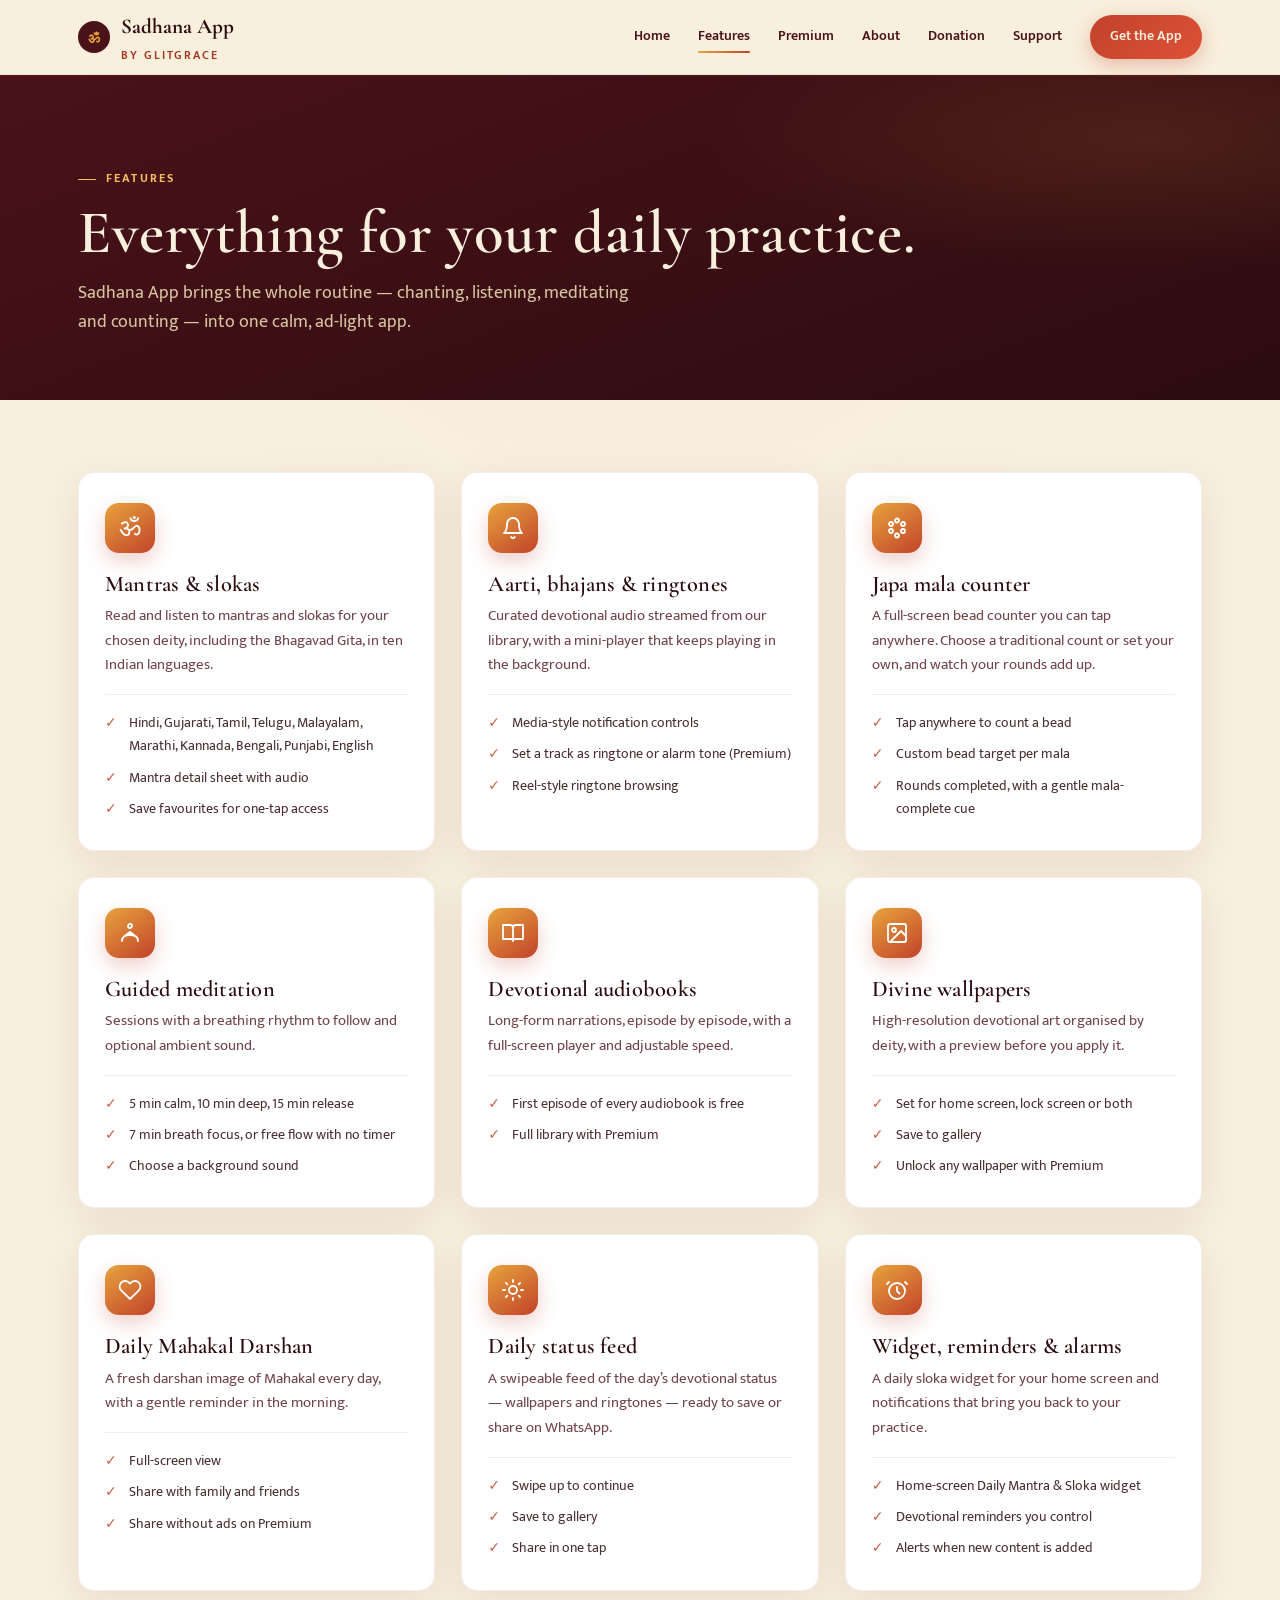
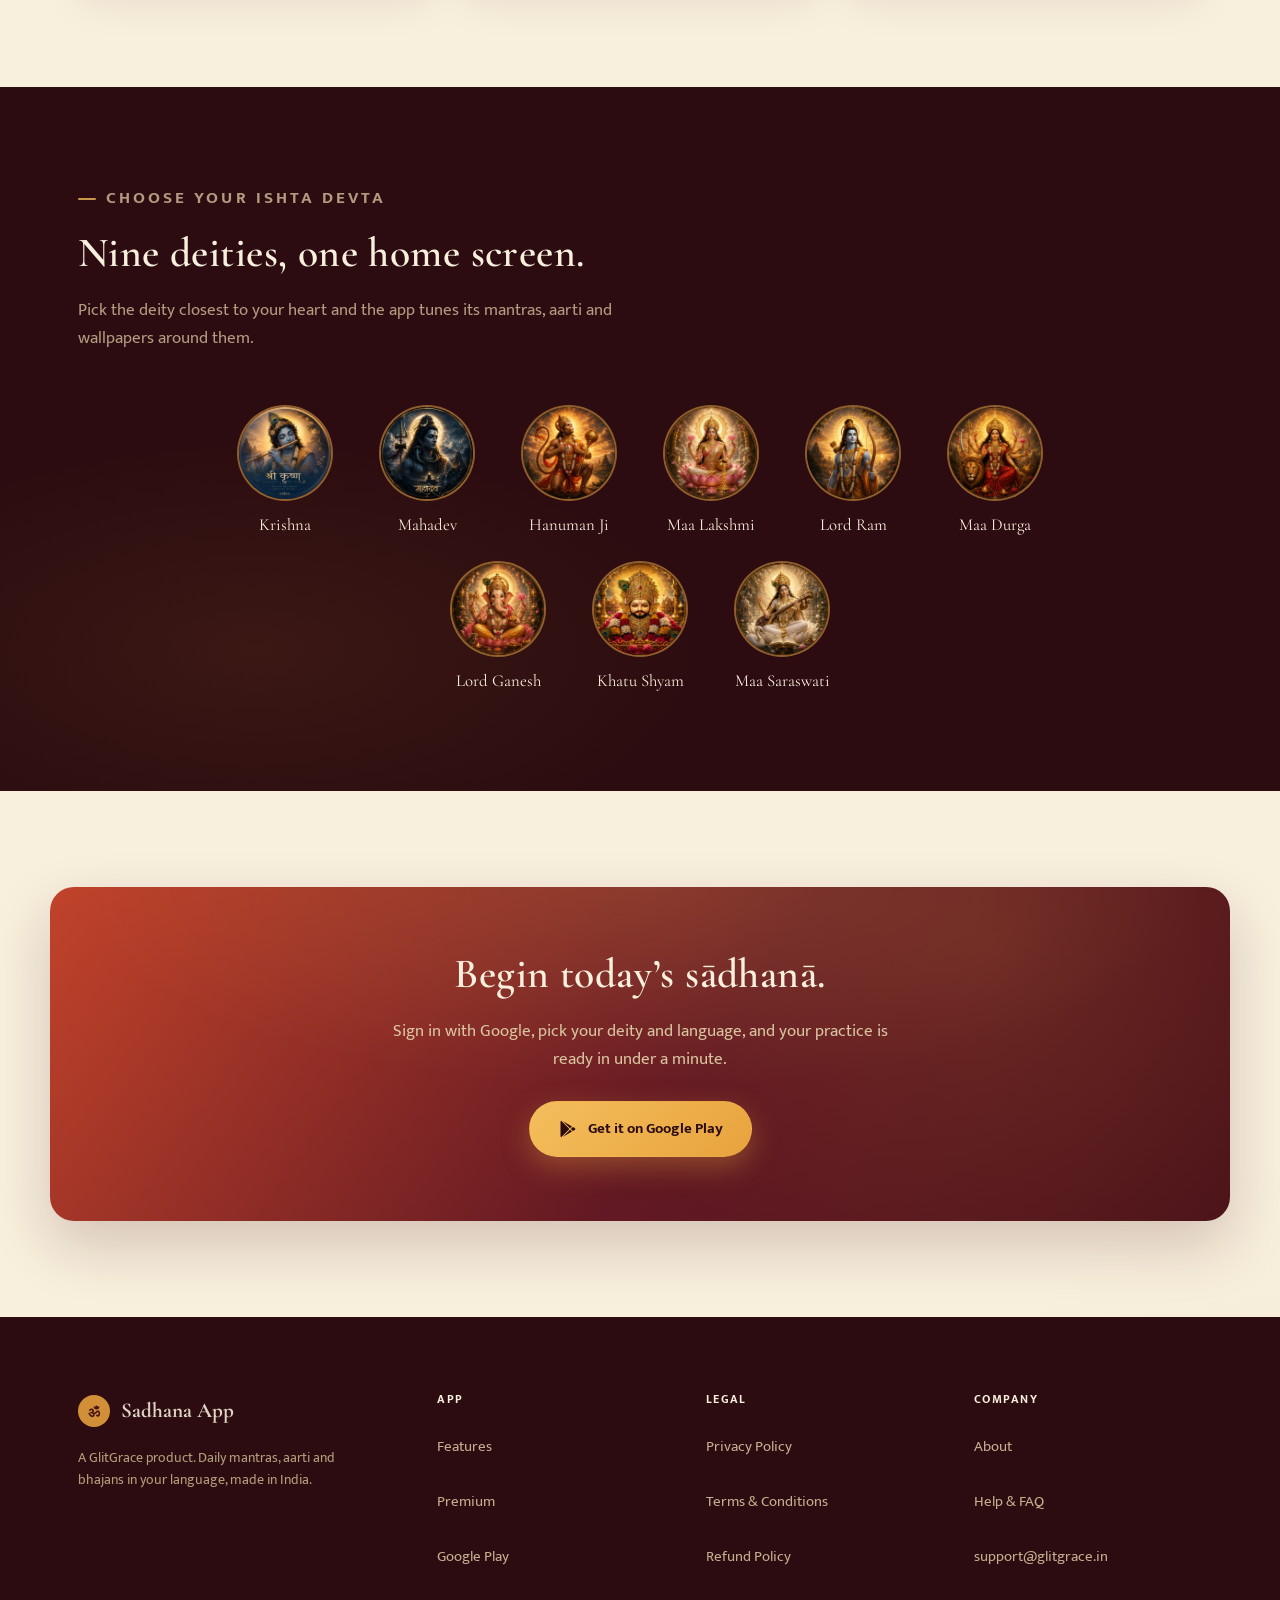
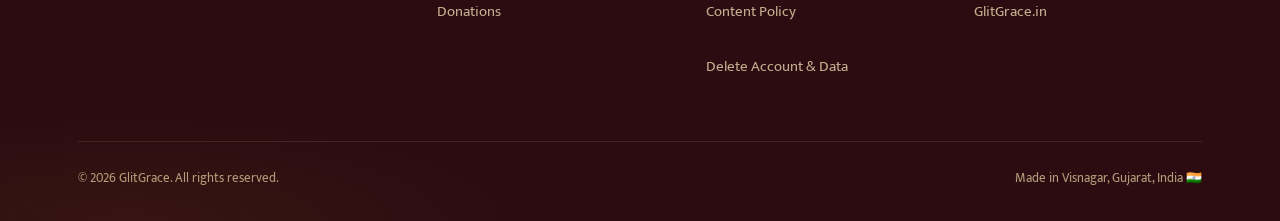
<file: features.html>
<!DOCTYPE html>
<html lang="en">
<head>
<meta charset="UTF-8">
<meta name="viewport" content="width=device-width, initial-scale=1.0">
<title>Features — Sadhana App | GlitGrace</title>
<meta name="description" content="Everything inside Sadhana App: mantras, aarti, japa mala, meditation, audiobooks, wallpapers, daily darshan and more, in 10 Indian languages.">
<meta property="og:title" content="Features — Sadhana App | GlitGrace">
<meta property="og:description" content="Everything inside Sadhana App: mantras, aarti, japa mala, meditation, audiobooks, wallpapers, daily darshan and more, in 10 Indian languages.">
<meta property="og:type" content="website">
<meta name="theme-color" content="#4A1219">
<link rel="icon" href="data:image/svg+xml,%3Csvg xmlns='http://www.w3.org/2000/svg' viewBox='0 0 64 64'%3E%3Ccircle cx='32' cy='32' r='32' fill='%234A1219'/%3E%3Ctext x='32' y='42' font-size='30' text-anchor='middle' fill='%23E8A33D'%3E%E0%A5%90%3C/text%3E%3C/svg%3E">
<link rel="stylesheet" href="css/style.css">
</head>
<body>
<a class="skip" href="#main">Skip to content</a>

<nav class="site-nav" aria-label="Main">
  <div class="wrap">
    <a href="index.html" class="brand">
      <svg viewBox="0 0 40 40" fill="none" aria-hidden="true"><circle cx="20" cy="20" r="20" fill="#4A1219"/><text x="20" y="27" font-size="18" text-anchor="middle" fill="#E8A33D" font-family="Cormorant Garamond, serif">ॐ</text></svg>
      <span>Sadhana App<span class="sub">by GlitGrace</span></span>
    </a>
    <ul class="nav-links" id="navLinks">
      <li><a href="index.html">Home</a></li>
      <li><a href="features.html" aria-current="page">Features</a></li>
      <li><a href="premium.html">Premium</a></li>
      <li><a href="about.html">About</a></li>
      <li><a href="donations.html">Donation</a></li>
      <li><a href="support.html">Support</a></li>
      <li><a href="https://play.google.com/store/apps/details?id=com.yash.bhakti" class="nav-cta">Get the App</a></li>
    </ul>
    <button class="nav-toggle" aria-label="Toggle menu" aria-controls="navLinks" aria-expanded="false">
      <span></span><span></span><span></span>
    </button>
  </div>
</nav>

<header id="main" tabindex="-1" class="legal-hero page-hero">
  <div class="wrap">
    <p class="eyebrow">Features</p>
    <h1>Everything for your daily practice.</h1>
    <p class="lede">Sadhana App brings the whole routine — chanting, listening, meditating and counting — into one calm, ad-light app.</p>
  </div>
</header>

<section class="feature-detail">
  <div class="wrap">
    <div class="detail-grid">
      <article class="detail-card">
        <div class="feature-icon" aria-hidden="true"><span class="om-glyph" aria-hidden="true">ॐ</span></div>
        <h2>Mantras & slokas</h2>
        <p>Read and listen to mantras and slokas for your chosen deity, including the Bhagavad Gita, in ten Indian languages.</p>
        <ul class="tick-list">
          <li>Hindi, Gujarati, Tamil, Telugu, Malayalam, Marathi, Kannada, Bengali, Punjabi, English</li>
          <li>Mantra detail sheet with audio</li>
          <li>Save favourites for one-tap access</li>
        </ul>
      </article>
      <article class="detail-card">
        <div class="feature-icon" aria-hidden="true"><svg class="ic" viewBox="0 0 24 24" fill="none" stroke="currentColor" stroke-width="1.8" stroke-linecap="round" stroke-linejoin="round" aria-hidden="true"><path d="M6 8a6 6 0 0 1 12 0c0 7 3 9 3 9H3s3-2 3-9M10.3 21a1.9 1.9 0 0 0 3.4 0"/></svg></div>
        <h2>Aarti, bhajans & ringtones</h2>
        <p>Curated devotional audio streamed from our library, with a mini-player that keeps playing in the background.</p>
        <ul class="tick-list">
          <li>Media-style notification controls</li>
          <li>Set a track as ringtone or alarm tone (Premium)</li>
          <li>Reel-style ringtone browsing</li>
        </ul>
      </article>
      <article class="detail-card">
        <div class="feature-icon" aria-hidden="true"><svg class="ic" viewBox="0 0 24 24" fill="none" stroke="currentColor" stroke-width="1.8" stroke-linecap="round" stroke-linejoin="round" aria-hidden="true"><circle cx="12" cy="4.5" r="2"/><circle cx="18" cy="8" r="2"/><circle cx="18" cy="15" r="2"/><circle cx="12" cy="19.5" r="2"/><circle cx="6" cy="15" r="2"/><circle cx="6" cy="8" r="2"/></svg></div>
        <h2>Japa mala counter</h2>
        <p>A full-screen bead counter you can tap anywhere. Choose a traditional count or set your own, and watch your rounds add up.</p>
        <ul class="tick-list">
          <li>Tap anywhere to count a bead</li>
          <li>Custom bead target per mala</li>
          <li>Rounds completed, with a gentle mala-complete cue</li>
        </ul>
      </article>
      <article class="detail-card">
        <div class="feature-icon" aria-hidden="true"><svg class="ic" viewBox="0 0 24 24" fill="none" stroke="currentColor" stroke-width="1.8" stroke-linecap="round" stroke-linejoin="round" aria-hidden="true"><circle cx="12" cy="5" r="2"/><path d="M4 20c0-4 3-6 8-6s8 2 8 6M8 14l4-3 4 3"/></svg></div>
        <h2>Guided meditation</h2>
        <p>Sessions with a breathing rhythm to follow and optional ambient sound.</p>
        <ul class="tick-list">
          <li>5 min calm, 10 min deep, 15 min release</li>
          <li>7 min breath focus, or free flow with no timer</li>
          <li>Choose a background sound</li>
        </ul>
      </article>
      <article class="detail-card">
        <div class="feature-icon" aria-hidden="true"><svg class="ic" viewBox="0 0 24 24" fill="none" stroke="currentColor" stroke-width="1.8" stroke-linecap="round" stroke-linejoin="round" aria-hidden="true"><path d="M2 4h7a3 3 0 0 1 3 3v13a2 2 0 0 0-2-2H2zM22 4h-7a3 3 0 0 0-3 3v13a2 2 0 0 1 2-2h8z"/></svg></div>
        <h2>Devotional audiobooks</h2>
        <p>Long-form narrations, episode by episode, with a full-screen player and adjustable speed.</p>
        <ul class="tick-list">
          <li>First episode of every audiobook is free</li>
          <li>Full library with Premium</li>
        </ul>
      </article>
      <article class="detail-card">
        <div class="feature-icon" aria-hidden="true"><svg class="ic" viewBox="0 0 24 24" fill="none" stroke="currentColor" stroke-width="1.8" stroke-linecap="round" stroke-linejoin="round" aria-hidden="true"><rect x="3" y="3" width="18" height="18" rx="2"/><circle cx="9" cy="9" r="2"/><path d="m21 15-5-5L5 21"/></svg></div>
        <h2>Divine wallpapers</h2>
        <p>High-resolution devotional art organised by deity, with a preview before you apply it.</p>
        <ul class="tick-list">
          <li>Set for home screen, lock screen or both</li>
          <li>Save to gallery</li>
          <li>Unlock any wallpaper with Premium</li>
        </ul>
      </article>
      <article class="detail-card">
        <div class="feature-icon" aria-hidden="true"><svg class="ic" viewBox="0 0 24 24" fill="none" stroke="currentColor" stroke-width="1.8" stroke-linecap="round" stroke-linejoin="round" aria-hidden="true"><path d="M20.8 4.6a5.5 5.5 0 0 0-7.8 0L12 5.7l-1-1.1a5.5 5.5 0 0 0-7.8 7.8l1 1L12 21l7.8-7.6 1-1a5.5 5.5 0 0 0 0-7.8z"/></svg></div>
        <h2>Daily Mahakal Darshan</h2>
        <p>A fresh darshan image of Mahakal every day, with a gentle reminder in the morning.</p>
        <ul class="tick-list">
          <li>Full-screen view</li>
          <li>Share with family and friends</li>
          <li>Share without ads on Premium</li>
        </ul>
      </article>
      <article class="detail-card">
        <div class="feature-icon" aria-hidden="true"><svg class="ic" viewBox="0 0 24 24" fill="none" stroke="currentColor" stroke-width="1.8" stroke-linecap="round" stroke-linejoin="round" aria-hidden="true"><circle cx="12" cy="12" r="4"/><path d="M12 2v2M12 20v2M4.9 4.9l1.4 1.4M17.7 17.7l1.4 1.4M2 12h2M20 12h2M4.9 19.1l1.4-1.4M17.7 6.3l1.4-1.4"/></svg></div>
        <h2>Daily status feed</h2>
        <p>A swipeable feed of the day’s devotional status — wallpapers and ringtones — ready to save or share on WhatsApp.</p>
        <ul class="tick-list">
          <li>Swipe up to continue</li>
          <li>Save to gallery</li>
          <li>Share in one tap</li>
        </ul>
      </article>
      <article class="detail-card">
        <div class="feature-icon" aria-hidden="true"><svg class="ic" viewBox="0 0 24 24" fill="none" stroke="currentColor" stroke-width="1.8" stroke-linecap="round" stroke-linejoin="round" aria-hidden="true"><circle cx="12" cy="13" r="8"/><path d="M12 9v4l2.5 2.5M4 4 2 6M20 4l2 2"/></svg></div>
        <h2>Widget, reminders & alarms</h2>
        <p>A daily sloka widget for your home screen and notifications that bring you back to your practice.</p>
        <ul class="tick-list">
          <li>Home-screen Daily Mantra & Sloka widget</li>
          <li>Devotional reminders you control</li>
          <li>Alerts when new content is added</li>
        </ul>
      </article>
    </div>
  </div>
</section>

<section class="deities">
  <div class="wrap">
    <div class="section-head">
      <p class="eyebrow">Choose your ishta devta</p>
      <h2>Nine deities, one home screen.</h2>
      <p>Pick the deity closest to your heart and the app tunes its mantras, aarti and wallpapers around them.</p>
    </div>
    <div class="deity-gallery">
      <figure><img src="img/lord-krishna.webp" alt="Krishna" width="96" height="96" loading="lazy"><figcaption>Krishna</figcaption></figure>
      <figure><img src="img/mahadev.webp" alt="Mahadev" width="96" height="96" loading="lazy"><figcaption>Mahadev</figcaption></figure>
      <figure><img src="img/hanuman-ji.webp" alt="Hanuman Ji" width="96" height="96" loading="lazy"><figcaption>Hanuman Ji</figcaption></figure>
      <figure><img src="img/maa-lakshmi.webp" alt="Maa Lakshmi" width="96" height="96" loading="lazy"><figcaption>Maa Lakshmi</figcaption></figure>
      <figure><img src="img/lord-ram.webp" alt="Lord Ram" width="96" height="96" loading="lazy"><figcaption>Lord Ram</figcaption></figure>
      <figure><img src="img/maa-durga.webp" alt="Maa Durga" width="96" height="96" loading="lazy"><figcaption>Maa Durga</figcaption></figure>
      <figure><img src="img/lord-ganesh.webp" alt="Lord Ganesh" width="96" height="96" loading="lazy"><figcaption>Lord Ganesh</figcaption></figure>
      <figure><img src="img/khatu-shyam.webp" alt="Khatu Shyam" width="96" height="96" loading="lazy"><figcaption>Khatu Shyam</figcaption></figure>
      <figure><img src="img/maa-saraswati.webp" alt="Maa Saraswati" width="96" height="96" loading="lazy"><figcaption>Maa Saraswati</figcaption></figure>
    </div>
  </div>
</section>

<section id="download">
  <div class="cta-band">
    <h2>Begin today’s sādhanā.</h2>
    <p>Sign in with Google, pick your deity and language, and your practice is ready in under a minute.</p>
    <a class="btn btn-primary" href="https://play.google.com/store/apps/details?id=com.yash.bhakti"><svg width="20" height="20" viewBox="0 0 24 24" fill="currentColor" aria-hidden="true"><path d="M3 20.5V3.5C3 2.91 3.34 2.39 3.84 2.15L13.69 12L3.84 21.85C3.34 21.6 3 21.09 3 20.5M16.81 15.12L6.05 21.34L14.54 12.85L16.81 15.12M20.16 10.81C20.5 11.08 20.75 11.5 20.75 12C20.75 12.5 20.53 12.9 20.18 13.18L17.89 14.5L15.39 12L17.89 9.5L20.16 10.81M6.05 2.66L16.81 8.88L14.54 11.15L6.05 2.66Z"/></svg> Get it on Google Play</a>
  </div>
</section>

<footer>
  <div class="wrap">
    <div class="footer-grid">
      <div class="footer-brand">
        <a href="index.html" class="brand">
          <svg viewBox="0 0 40 40" fill="none" aria-hidden="true"><circle cx="20" cy="20" r="20" fill="#E8A33D"/><text x="20" y="27" font-size="18" text-anchor="middle" fill="#4A1219" font-family="Cormorant Garamond, serif">ॐ</text></svg>
          <span>Sadhana App</span>
        </a>
        <p>A GlitGrace product. Daily mantras, aarti and bhajans in your language, made in India.</p>
      </div>
      <div>
        <p class="foot-h">App</p>
        <ul>
          <li><a href="features.html">Features</a></li>
          <li><a href="premium.html">Premium</a></li>
          <li><a href="https://play.google.com/store/apps/details?id=com.yash.bhakti">Google Play</a></li>
          <li><a href="donations.html">Donations</a></li>
        </ul>
      </div>
      <div>
        <p class="foot-h">Legal</p>
        <ul>
          <li><a href="privacy-policy.html">Privacy Policy</a></li>
          <li><a href="terms.html">Terms &amp; Conditions</a></li>
          <li><a href="refund-policy.html">Refund Policy</a></li>
          <li><a href="content-policy.html">Content Policy</a></li>
          <li><a href="data-deletion.html">Delete Account &amp; Data</a></li>
        </ul>
      </div>
      <div>
        <p class="foot-h">Company</p>
        <ul>
          <li><a href="about.html">About</a></li>
          <li><a href="support.html">Help &amp; FAQ</a></li>
          <li><a href="mailto:support@glitgrace.in">support@glitgrace.in</a></li>
          <li><a href="https://glitgrace.in">GlitGrace.in</a></li>
        </ul>
      </div>
    </div>
    <div class="footer-bottom">
      <span>© <span id="year">2026</span> GlitGrace. All rights reserved.</span>
      <span>Made in Visnagar, Gujarat, India 🇮🇳</span>
    </div>
  </div>
</footer>

<script src="js/main.js"></script>
<script>document.getElementById('year').textContent = new Date().getFullYear();</script>
</body>
</html>
</file>
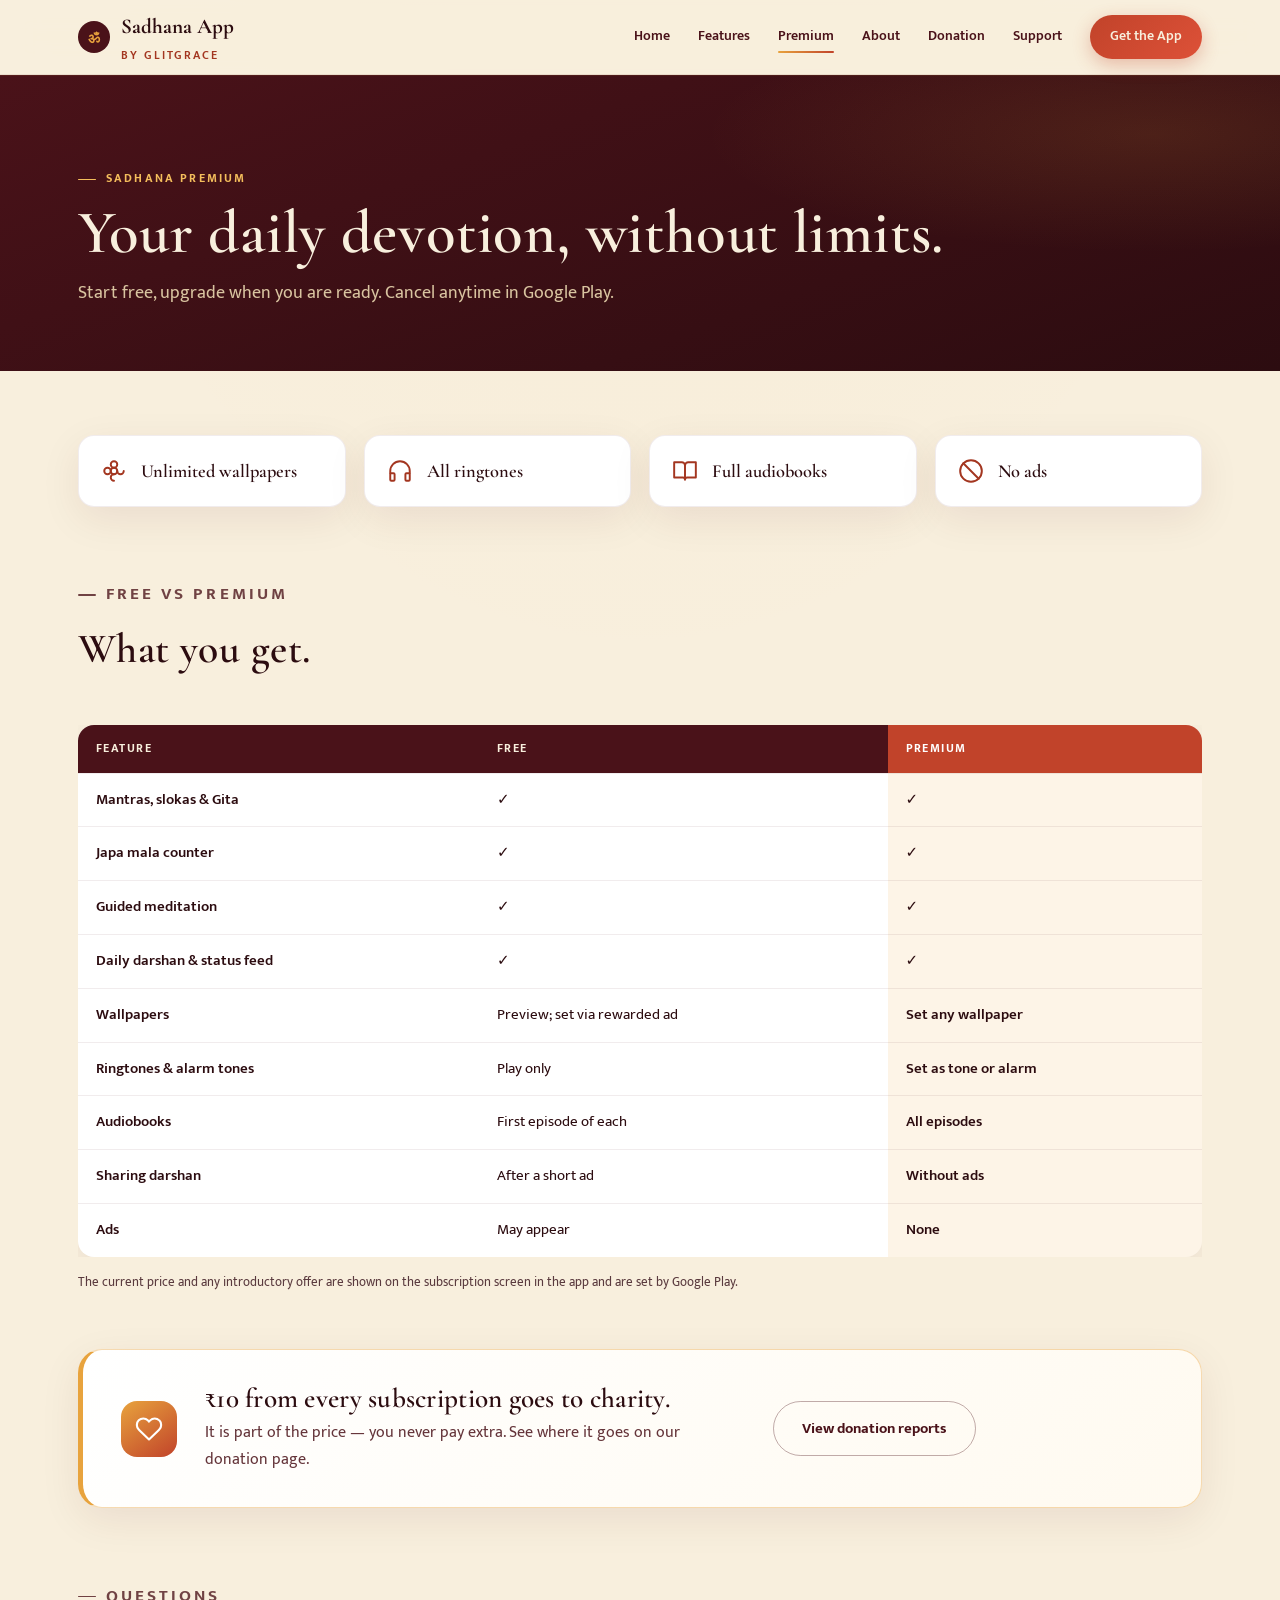
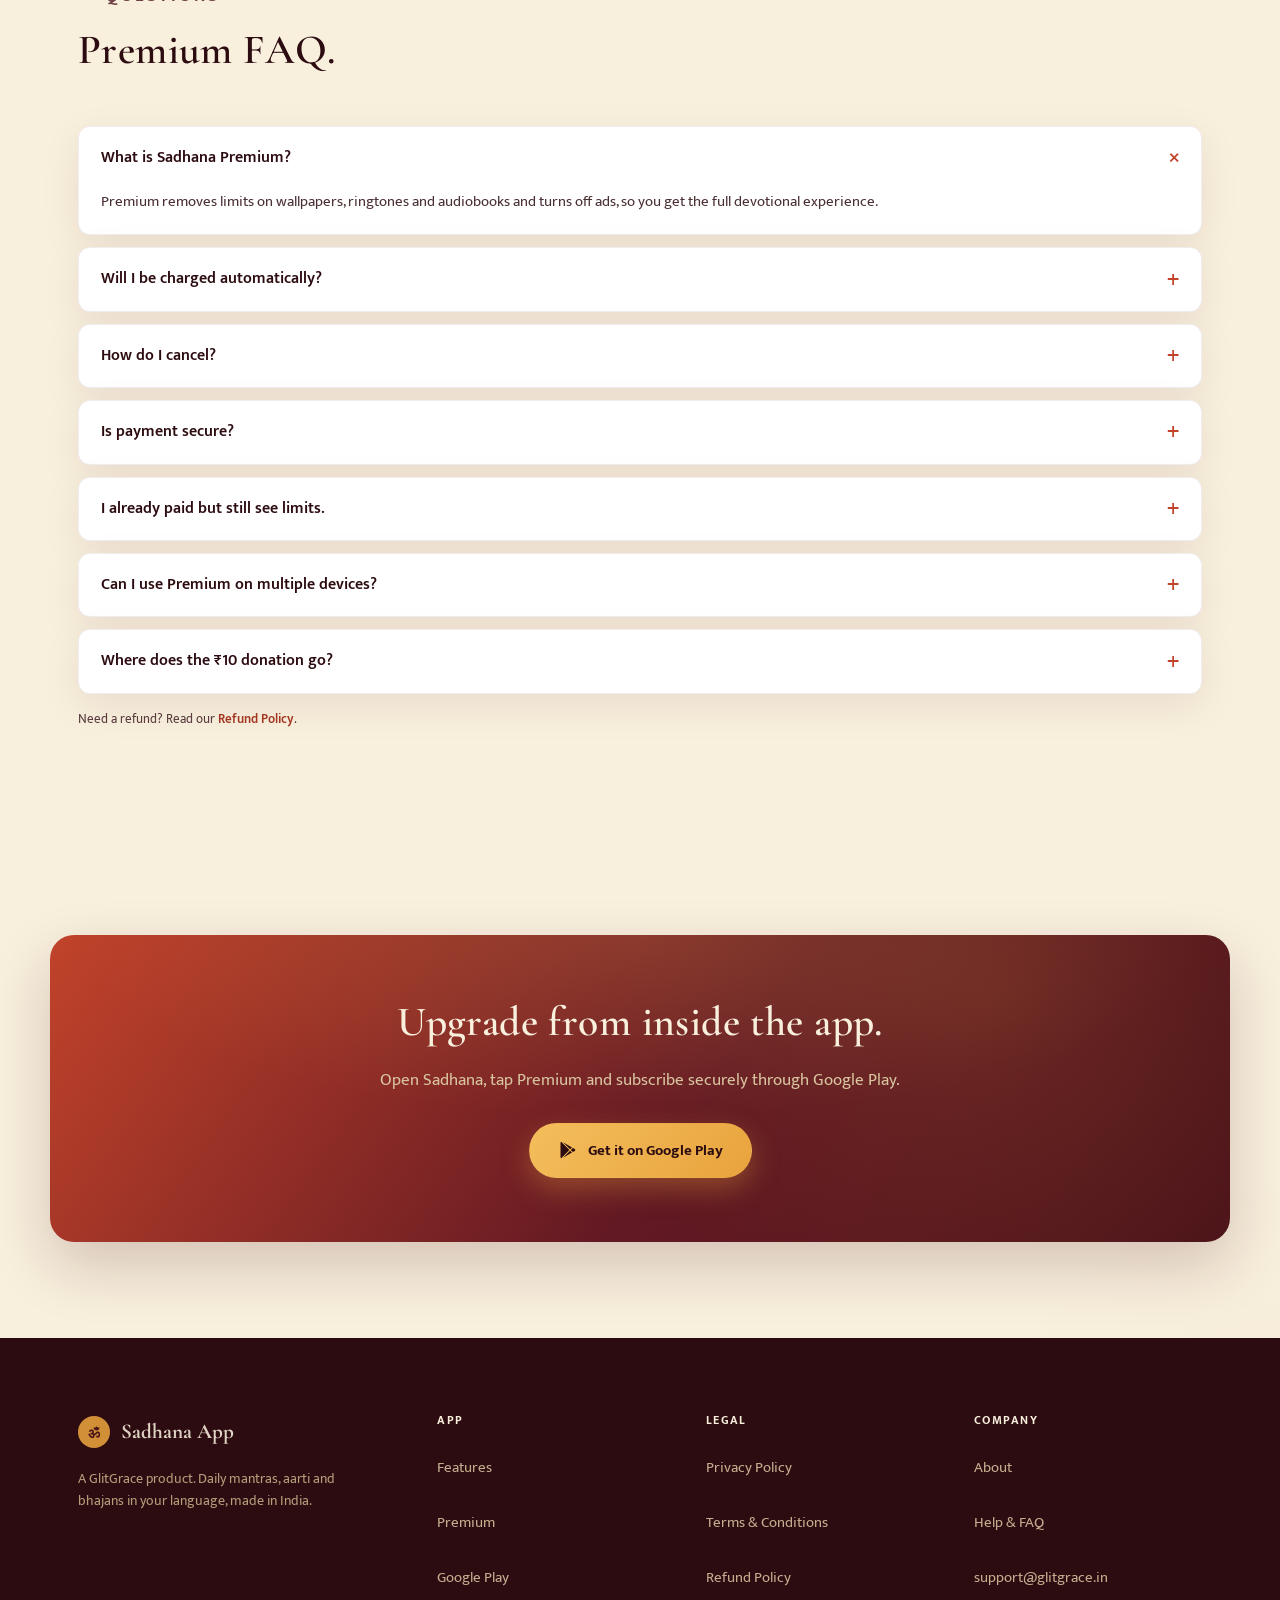
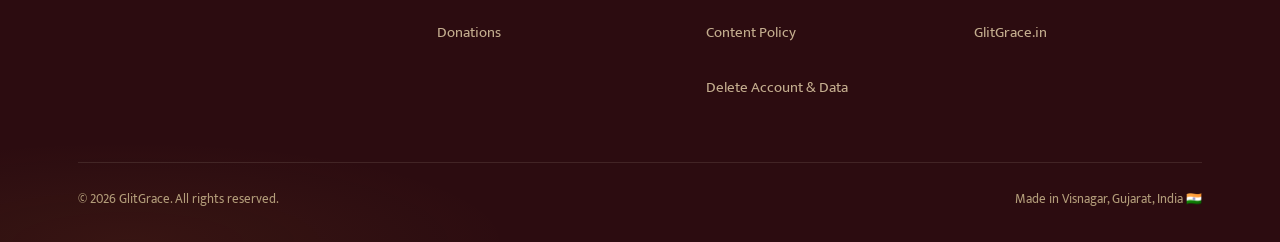
<file: premium.html>
<!DOCTYPE html>
<html lang="en">
<head>
<meta charset="UTF-8">
<meta name="viewport" content="width=device-width, initial-scale=1.0">
<title>Sadhana Premium — Your daily devotion, without limits | GlitGrace</title>
<meta name="description" content="Sadhana Premium unlocks every wallpaper, ringtone and audiobook episode and removes ads. ₹10 from every subscription goes to charity.">
<meta property="og:title" content="Sadhana Premium — Your daily devotion, without limits | GlitGrace">
<meta property="og:description" content="Sadhana Premium unlocks every wallpaper, ringtone and audiobook episode and removes ads. ₹10 from every subscription goes to charity.">
<meta property="og:type" content="website">
<meta name="theme-color" content="#4A1219">
<link rel="icon" href="data:image/svg+xml,%3Csvg xmlns='http://www.w3.org/2000/svg' viewBox='0 0 64 64'%3E%3Ccircle cx='32' cy='32' r='32' fill='%234A1219'/%3E%3Ctext x='32' y='42' font-size='30' text-anchor='middle' fill='%23E8A33D'%3E%E0%A5%90%3C/text%3E%3C/svg%3E">
<link rel="stylesheet" href="css/style.css">
</head>
<body>
<a class="skip" href="#main">Skip to content</a>

<nav class="site-nav" aria-label="Main">
  <div class="wrap">
    <a href="index.html" class="brand">
      <svg viewBox="0 0 40 40" fill="none" aria-hidden="true"><circle cx="20" cy="20" r="20" fill="#4A1219"/><text x="20" y="27" font-size="18" text-anchor="middle" fill="#E8A33D" font-family="Cormorant Garamond, serif">ॐ</text></svg>
      <span>Sadhana App<span class="sub">by GlitGrace</span></span>
    </a>
    <ul class="nav-links" id="navLinks">
      <li><a href="index.html">Home</a></li>
      <li><a href="features.html">Features</a></li>
      <li><a href="premium.html" aria-current="page">Premium</a></li>
      <li><a href="about.html">About</a></li>
      <li><a href="donations.html">Donation</a></li>
      <li><a href="support.html">Support</a></li>
      <li><a href="https://play.google.com/store/apps/details?id=com.yash.bhakti" class="nav-cta">Get the App</a></li>
    </ul>
    <button class="nav-toggle" aria-label="Toggle menu" aria-controls="navLinks" aria-expanded="false">
      <span></span><span></span><span></span>
    </button>
  </div>
</nav>

<header id="main" tabindex="-1" class="legal-hero page-hero">
  <div class="wrap">
    <p class="eyebrow">Sadhana Premium</p>
    <h1>Your daily devotion, without limits.</h1>
    <p class="lede">Start free, upgrade when you are ready. Cancel anytime in Google Play.</p>
  </div>
</header>

<section class="premium-body">
  <div class="wrap">
    <div class="perk-row">
      <div class="perk"><span aria-hidden="true"><svg class="ic" viewBox="0 0 24 24" fill="none" stroke="currentColor" stroke-width="1.8" stroke-linecap="round" stroke-linejoin="round" aria-hidden="true"><circle cx="12" cy="12" r="3"/><path d="M12 9a3 3 0 1 1 0-6 3 3 0 0 1 0 6zM12 21a3 3 0 1 1 0-6M9 12a3 3 0 1 1-6 0 3 3 0 0 1 6 0zM21 12a3 3 0 1 1-6 0"/></svg></span><b>Unlimited wallpapers</b></div>
      <div class="perk"><span aria-hidden="true"><svg class="ic" viewBox="0 0 24 24" fill="none" stroke="currentColor" stroke-width="1.8" stroke-linecap="round" stroke-linejoin="round" aria-hidden="true"><path d="M3 14v-2a9 9 0 0 1 18 0v2"/><rect x="3" y="14" width="4" height="7" rx="1"/><rect x="17" y="14" width="4" height="7" rx="1"/></svg></span><b>All ringtones</b></div>
      <div class="perk"><span aria-hidden="true"><svg class="ic" viewBox="0 0 24 24" fill="none" stroke="currentColor" stroke-width="1.8" stroke-linecap="round" stroke-linejoin="round" aria-hidden="true"><path d="M2 4h7a3 3 0 0 1 3 3v13a2 2 0 0 0-2-2H2zM22 4h-7a3 3 0 0 0-3 3v13a2 2 0 0 1 2-2h8z"/></svg></span><b>Full audiobooks</b></div>
      <div class="perk"><span aria-hidden="true"><svg class="ic" viewBox="0 0 24 24" fill="none" stroke="currentColor" stroke-width="1.8" stroke-linecap="round" stroke-linejoin="round" aria-hidden="true"><circle cx="12" cy="12" r="10"/><path d="m4.9 4.9 14.2 14.2"/></svg></span><b>No ads</b></div>
    </div>

    <div class="section-head" style="margin-top:72px">
      <p class="eyebrow">Free vs Premium</p>
      <h2>What you get.</h2>
    </div>
    <div class="table-scroll">
      <table class="compare">
        <thead><tr><th scope="col">Feature</th><th scope="col">Free</th><th scope="col" class="hl">Premium</th></tr></thead>
        <tbody>
          <tr><th scope="row">Mantras, slokas & Gita</th><td>✓</td><td class="hl">✓</td></tr>
          <tr><th scope="row">Japa mala counter</th><td>✓</td><td class="hl">✓</td></tr>
          <tr><th scope="row">Guided meditation</th><td>✓</td><td class="hl">✓</td></tr>
          <tr><th scope="row">Daily darshan & status feed</th><td>✓</td><td class="hl">✓</td></tr>
          <tr><th scope="row">Wallpapers</th><td>Preview; set via rewarded ad</td><td class="hl">Set any wallpaper</td></tr>
          <tr><th scope="row">Ringtones & alarm tones</th><td>Play only</td><td class="hl">Set as tone or alarm</td></tr>
          <tr><th scope="row">Audiobooks</th><td>First episode of each</td><td class="hl">All episodes</td></tr>
          <tr><th scope="row">Sharing darshan</th><td>After a short ad</td><td class="hl">Without ads</td></tr>
          <tr><th scope="row">Ads</th><td>May appear</td><td class="hl">None</td></tr>
        </tbody>
      </table>
    </div>
    <p class="fine">The current price and any introductory offer are shown on the subscription screen in the app and are set by Google Play.</p>

    <div class="seva-card" style="margin-top:56px">
      <div class="seva-icon" aria-hidden="true"><svg class="ic" viewBox="0 0 24 24" fill="none" stroke="currentColor" stroke-width="1.8" stroke-linecap="round" stroke-linejoin="round" aria-hidden="true"><path d="M20.8 4.6a5.5 5.5 0 0 0-7.8 0L12 5.7l-1-1.1a5.5 5.5 0 0 0-7.8 7.8l1 1L12 21l7.8-7.6 1-1a5.5 5.5 0 0 0 0-7.8z"/></svg></div>
      <div>
        <h2>₹10 from every subscription goes to charity.</h2>
        <p>It is part of the price — you never pay extra. See where it goes on our donation page.</p>
      </div>
      <a class="btn btn-ghost-dark" href="donations.html">View donation reports</a>
    </div>

    <div class="section-head" style="margin-top:72px">
      <p class="eyebrow">Questions</p>
      <h2>Premium FAQ.</h2>
    </div>
    <div class="faq-list">
      <details class="faq" open><summary>What is Sadhana Premium?</summary><p>Premium removes limits on wallpapers, ringtones and audiobooks and turns off ads, so you get the full devotional experience.</p></details>
      <details class="faq"><summary>Will I be charged automatically?</summary><p>Yes. Google Play renews your subscription each month at the price shown in the app unless you cancel. Any introductory offer is shown on the subscription screen before you subscribe.</p></details>
      <details class="faq"><summary>How do I cancel?</summary><p>Open Google Play Store → Profile → Payments &amp; subscriptions → Subscriptions → Sadhana → Cancel. Premium access continues until the end of the paid period.</p></details>
      <details class="faq"><summary>Is payment secure?</summary><p>Yes. All billing is handled by Google Play. We never see or store your card or UPI details.</p></details>
      <details class="faq"><summary>I already paid but still see limits.</summary><p>Tap “Restore purchases” on the subscription screen, or wait a few seconds after purchase. Make sure you are signed in with the same Google account used to buy.</p></details>
      <details class="faq"><summary>Can I use Premium on multiple devices?</summary><p>Yes, on any device signed in with the Google account that purchased the subscription.</p></details>
      <details class="faq"><summary>Where does the ₹10 donation go?</summary><p>To good causes such as gau seva, animal welfare and education. Details and receipts are on our <a href="donations.html">Donation page</a>.</p></details>
    </div>
    <p class="fine">Need a refund? Read our <a href="refund-policy.html">Refund Policy</a>.</p>
  </div>
</section>

<section id="download">
  <div class="cta-band">
    <h2>Upgrade from inside the app.</h2>
    <p>Open Sadhana, tap Premium and subscribe securely through Google Play.</p>
    <a class="btn btn-primary" href="https://play.google.com/store/apps/details?id=com.yash.bhakti"><svg width="20" height="20" viewBox="0 0 24 24" fill="currentColor" aria-hidden="true"><path d="M3 20.5V3.5C3 2.91 3.34 2.39 3.84 2.15L13.69 12L3.84 21.85C3.34 21.6 3 21.09 3 20.5M16.81 15.12L6.05 21.34L14.54 12.85L16.81 15.12M20.16 10.81C20.5 11.08 20.75 11.5 20.75 12C20.75 12.5 20.53 12.9 20.18 13.18L17.89 14.5L15.39 12L17.89 9.5L20.16 10.81M6.05 2.66L16.81 8.88L14.54 11.15L6.05 2.66Z"/></svg> Get it on Google Play</a>
  </div>
</section>

<footer>
  <div class="wrap">
    <div class="footer-grid">
      <div class="footer-brand">
        <a href="index.html" class="brand">
          <svg viewBox="0 0 40 40" fill="none" aria-hidden="true"><circle cx="20" cy="20" r="20" fill="#E8A33D"/><text x="20" y="27" font-size="18" text-anchor="middle" fill="#4A1219" font-family="Cormorant Garamond, serif">ॐ</text></svg>
          <span>Sadhana App</span>
        </a>
        <p>A GlitGrace product. Daily mantras, aarti and bhajans in your language, made in India.</p>
      </div>
      <div>
        <p class="foot-h">App</p>
        <ul>
          <li><a href="features.html">Features</a></li>
          <li><a href="premium.html">Premium</a></li>
          <li><a href="https://play.google.com/store/apps/details?id=com.yash.bhakti">Google Play</a></li>
          <li><a href="donations.html">Donations</a></li>
        </ul>
      </div>
      <div>
        <p class="foot-h">Legal</p>
        <ul>
          <li><a href="privacy-policy.html">Privacy Policy</a></li>
          <li><a href="terms.html">Terms &amp; Conditions</a></li>
          <li><a href="refund-policy.html">Refund Policy</a></li>
          <li><a href="content-policy.html">Content Policy</a></li>
          <li><a href="data-deletion.html">Delete Account &amp; Data</a></li>
        </ul>
      </div>
      <div>
        <p class="foot-h">Company</p>
        <ul>
          <li><a href="about.html">About</a></li>
          <li><a href="support.html">Help &amp; FAQ</a></li>
          <li><a href="mailto:support@glitgrace.in">support@glitgrace.in</a></li>
          <li><a href="https://glitgrace.in">GlitGrace.in</a></li>
        </ul>
      </div>
    </div>
    <div class="footer-bottom">
      <span>© <span id="year">2026</span> GlitGrace. All rights reserved.</span>
      <span>Made in Visnagar, Gujarat, India 🇮🇳</span>
    </div>
  </div>
</footer>

<script src="js/main.js"></script>
<script>document.getElementById('year').textContent = new Date().getFullYear();</script>
</body>
</html>
</file>
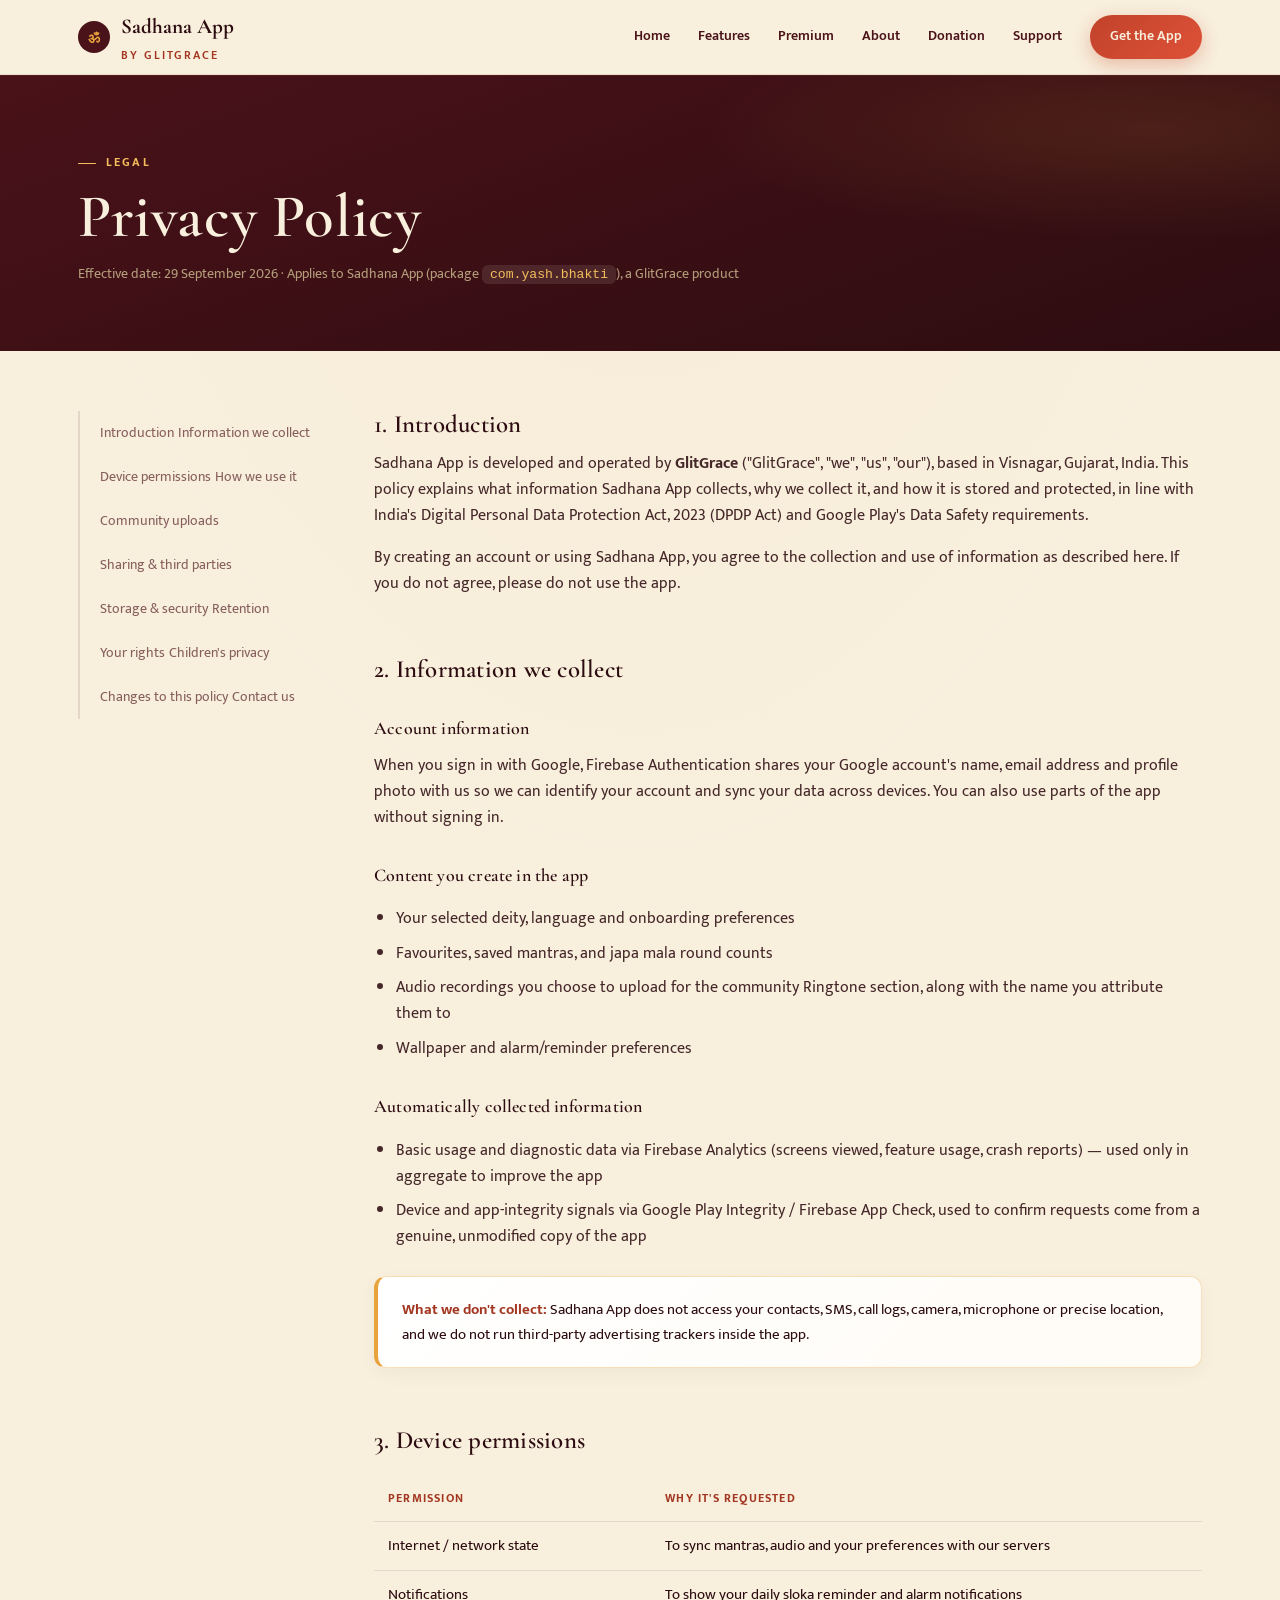
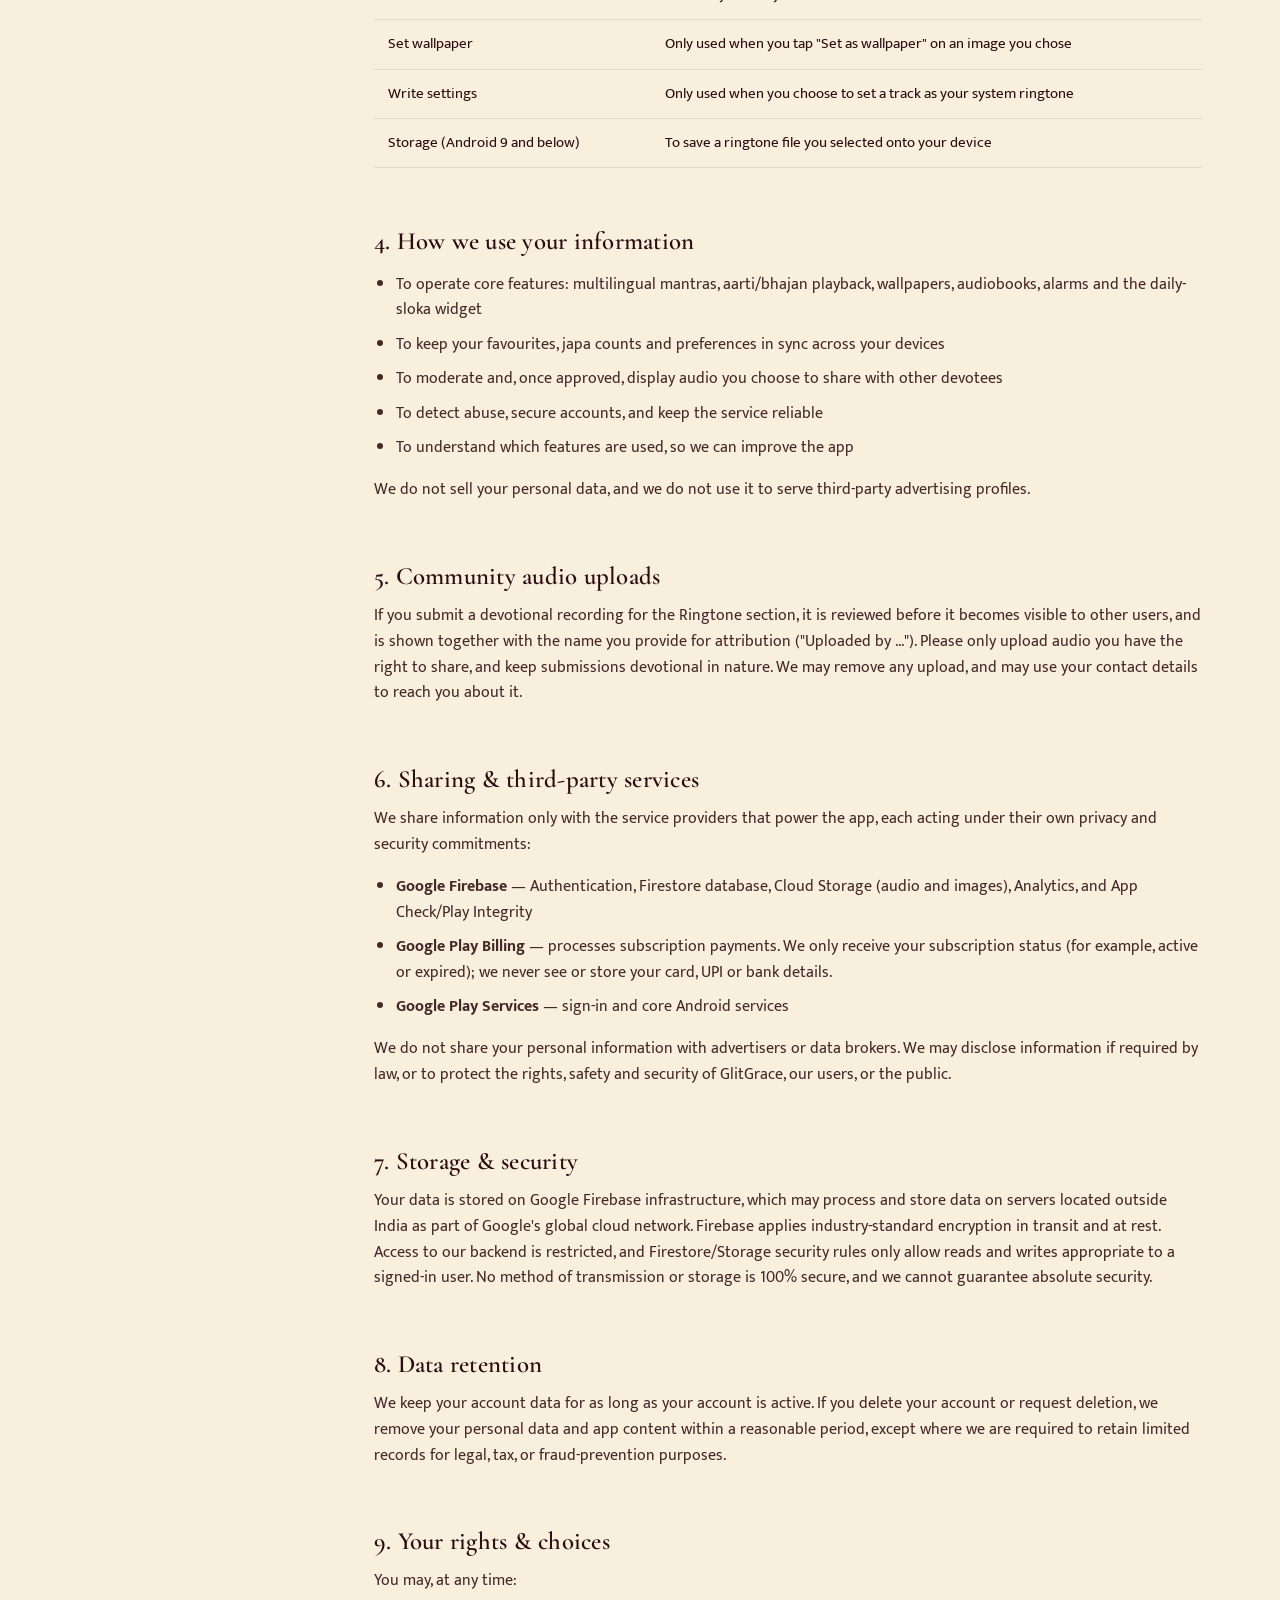
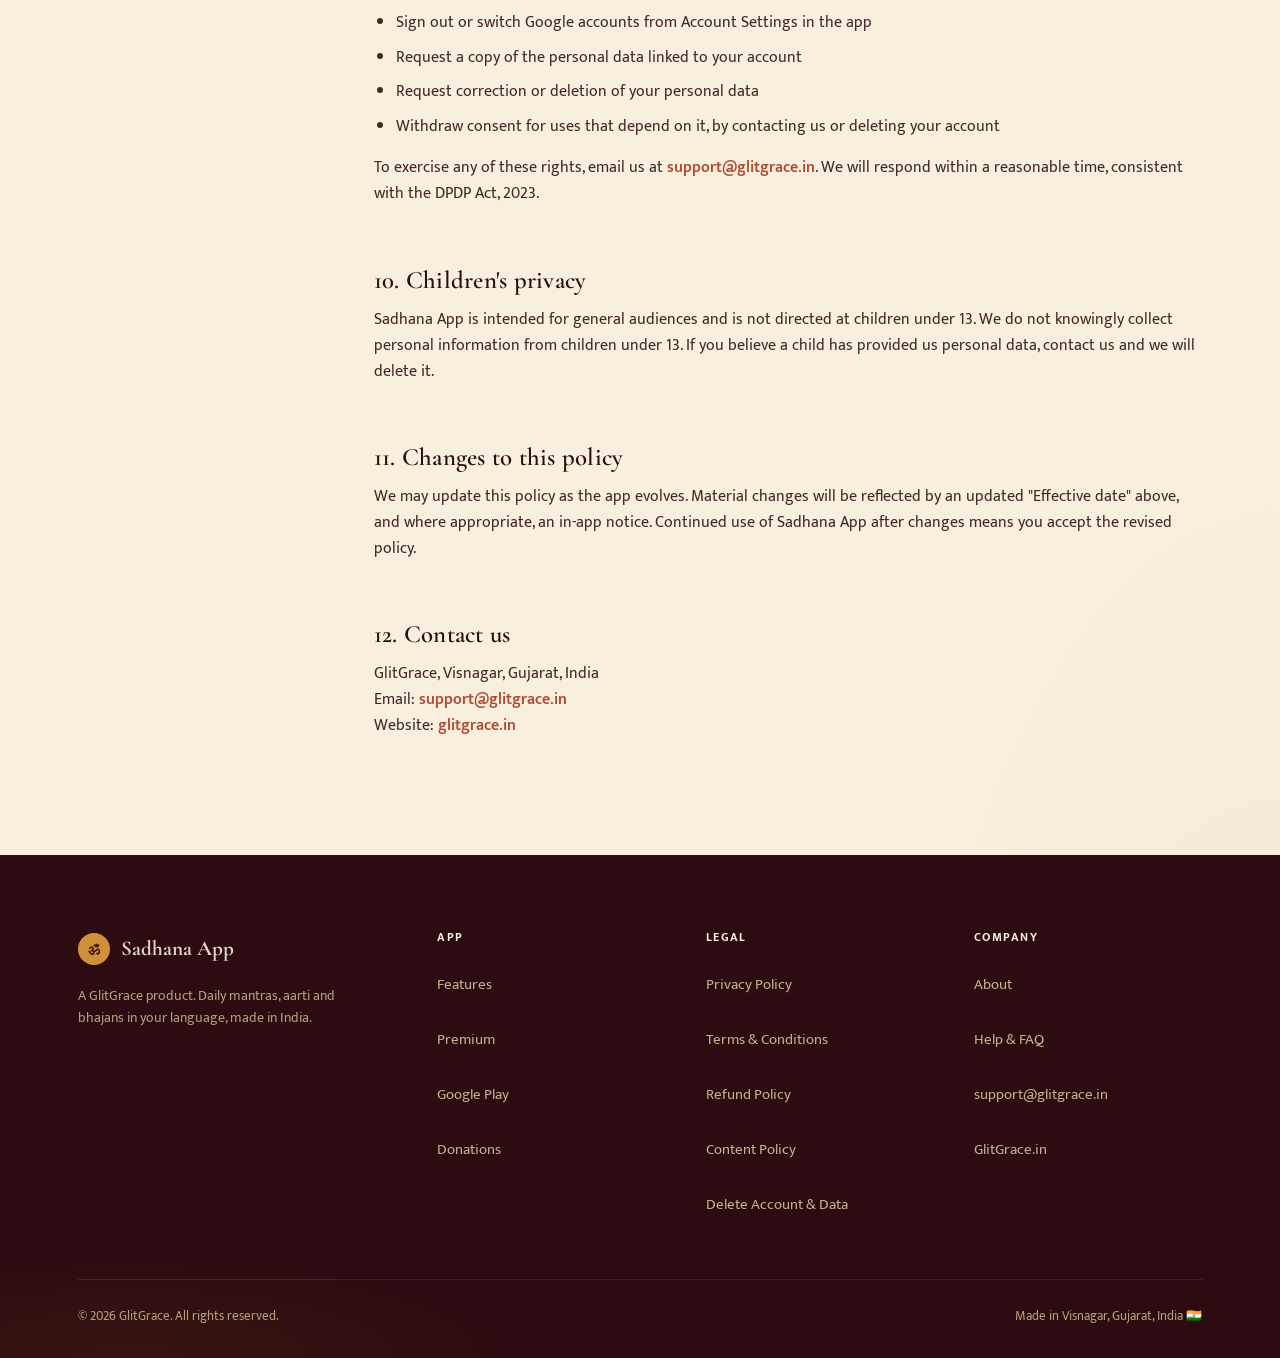
<file: privacy-policy.html>
<!DOCTYPE html>
<html lang="en">
<head>
<meta charset="UTF-8">
<meta name="viewport" content="width=device-width, initial-scale=1.0">
<title>Privacy Policy — Sadhana App | GlitGrace</title>
<meta name="description" content="Privacy Policy for Sadhana App by GlitGrace — what we collect, why, and how we protect it.">
<link rel="icon" href="data:image/svg+xml,%3Csvg xmlns='http://www.w3.org/2000/svg' viewBox='0 0 64 64'%3E%3Ccircle cx='32' cy='32' r='32' fill='%234A1219'/%3E%3Ctext x='32' y='42' font-size='30' text-anchor='middle' fill='%23E8A33D'%3E%E0%A5%90%3C/text%3E%3C/svg%3E">
<link rel="stylesheet" href="css/style.css">
</head>
<body>
<a class="skip" href="#main">Skip to content</a>

<nav class="site-nav" aria-label="Main">
  <div class="wrap">
    <a href="index.html" class="brand">
      <svg viewBox="0 0 40 40" fill="none" aria-hidden="true"><circle cx="20" cy="20" r="20" fill="#4A1219"/><text x="20" y="27" font-size="18" text-anchor="middle" fill="#E8A33D" font-family="Cormorant Garamond, serif">ॐ</text></svg>
      <span>Sadhana App<span class="sub">by GlitGrace</span></span>
    </a>
    <ul class="nav-links" id="navLinks">
      <li><a href="index.html">Home</a></li>
      <li><a href="features.html">Features</a></li>
      <li><a href="premium.html">Premium</a></li>
      <li><a href="about.html">About</a></li>
      <li><a href="donations.html">Donation</a></li>
      <li><a href="support.html">Support</a></li>
      <li><a href="https://play.google.com/store/apps/details?id=com.yash.bhakti" class="nav-cta">Get the App</a></li>
    </ul>
    <button class="nav-toggle" aria-label="Toggle menu" aria-controls="navLinks" aria-expanded="false">
      <span></span><span></span><span></span>
    </button>
  </div>
</nav>

<header id="main" tabindex="-1" class="legal-hero">
  <div class="wrap">
    <p class="eyebrow">Legal</p>
    <h1>Privacy Policy</h1>
    <p class="meta">Effective date: 29 September 2026 · Applies to Sadhana App (package <code>com.yash.bhakti</code>), a GlitGrace product</p>
  </div>
</header>

<section class="legal-body">
  <div class="wrap legal-layout">
    <nav class="legal-toc" aria-label="Sections">
      <a href="#intro">Introduction</a>
      <a href="#collect">Information we collect</a>
      <a href="#permissions">Device permissions</a>
      <a href="#use">How we use it</a>
      <a href="#uploads">Community uploads</a>
      <a href="#sharing">Sharing & third parties</a>
      <a href="#storage">Storage & security</a>
      <a href="#retention">Retention</a>
      <a href="#rights">Your rights</a>
      <a href="#children">Children's privacy</a>
      <a href="#changes">Changes to this policy</a>
      <a href="#contact">Contact us</a>
    </nav>

    <div class="legal-content">

      <h2 id="intro">1. Introduction</h2>
      <p>Sadhana App is developed and operated by <strong>GlitGrace</strong> ("GlitGrace", "we", "us", "our"), based in Visnagar, Gujarat, India. This policy explains what information Sadhana App collects, why we collect it, and how it is stored and protected, in line with India's Digital Personal Data Protection Act, 2023 (DPDP Act) and Google Play's Data Safety requirements.</p>
      <p>By creating an account or using Sadhana App, you agree to the collection and use of information as described here. If you do not agree, please do not use the app.</p>

      <h2 id="collect">2. Information we collect</h2>
      <h3>Account information</h3>
      <p>When you sign in with Google, Firebase Authentication shares your Google account's name, email address and profile photo with us so we can identify your account and sync your data across devices. You can also use parts of the app without signing in.</p>
      <h3>Content you create in the app</h3>
      <ul>
        <li>Your selected deity, language and onboarding preferences</li>
        <li>Favourites, saved mantras, and japa mala round counts</li>
        <li>Audio recordings you choose to upload for the community Ringtone section, along with the name you attribute them to</li>
        <li>Wallpaper and alarm/reminder preferences</li>
      </ul>
      <h3>Automatically collected information</h3>
      <ul>
        <li>Basic usage and diagnostic data via Firebase Analytics (screens viewed, feature usage, crash reports) — used only in aggregate to improve the app</li>
        <li>Device and app-integrity signals via Google Play Integrity / Firebase App Check, used to confirm requests come from a genuine, unmodified copy of the app</li>
      </ul>
      <div class="legal-callout"><strong>What we don't collect:</strong> Sadhana App does not access your contacts, SMS, call logs, camera, microphone or precise location, and we do not run third-party advertising trackers inside the app.</div>

      <h2 id="permissions">3. Device permissions</h2>
      <table>
        <tr><th>Permission</th><th>Why it's requested</th></tr>
        <tr><td>Internet / network state</td><td>To sync mantras, audio and your preferences with our servers</td></tr>
        <tr><td>Notifications</td><td>To show your daily sloka reminder and alarm notifications</td></tr>
        <tr><td>Set wallpaper</td><td>Only used when you tap "Set as wallpaper" on an image you chose</td></tr>
        <tr><td>Write settings</td><td>Only used when you choose to set a track as your system ringtone</td></tr>
        <tr><td>Storage (Android 9 and below)</td><td>To save a ringtone file you selected onto your device</td></tr>
      </table>

      <h2 id="use">4. How we use your information</h2>
      <ul>
        <li>To operate core features: multilingual mantras, aarti/bhajan playback, wallpapers, audiobooks, alarms and the daily-sloka widget</li>
        <li>To keep your favourites, japa counts and preferences in sync across your devices</li>
        <li>To moderate and, once approved, display audio you choose to share with other devotees</li>
        <li>To detect abuse, secure accounts, and keep the service reliable</li>
        <li>To understand which features are used, so we can improve the app</li>
      </ul>
      <p>We do not sell your personal data, and we do not use it to serve third-party advertising profiles.</p>

      <h2 id="uploads">5. Community audio uploads</h2>
      <p>If you submit a devotional recording for the Ringtone section, it is reviewed before it becomes visible to other users, and is shown together with the name you provide for attribution ("Uploaded by ..."). Please only upload audio you have the right to share, and keep submissions devotional in nature. We may remove any upload, and may use your contact details to reach you about it.</p>

      <h2 id="sharing">6. Sharing & third-party services</h2>
      <p>We share information only with the service providers that power the app, each acting under their own privacy and security commitments:</p>
      <ul>
        <li><strong>Google Firebase</strong> — Authentication, Firestore database, Cloud Storage (audio and images), Analytics, and App Check/Play Integrity</li>
        <li><strong>Google Play Billing</strong> — processes subscription payments. We only receive your subscription status (for example, active or expired); we never see or store your card, UPI or bank details.</li>
        <li><strong>Google Play Services</strong> — sign-in and core Android services</li>
      </ul>
      <p>We do not share your personal information with advertisers or data brokers. We may disclose information if required by law, or to protect the rights, safety and security of GlitGrace, our users, or the public.</p>

      <h2 id="storage">7. Storage & security</h2>
      <p>Your data is stored on Google Firebase infrastructure, which may process and store data on servers located outside India as part of Google's global cloud network. Firebase applies industry-standard encryption in transit and at rest. Access to our backend is restricted, and Firestore/Storage security rules only allow reads and writes appropriate to a signed-in user. No method of transmission or storage is 100% secure, and we cannot guarantee absolute security.</p>

      <h2 id="retention">8. Data retention</h2>
      <p>We keep your account data for as long as your account is active. If you delete your account or request deletion, we remove your personal data and app content within a reasonable period, except where we are required to retain limited records for legal, tax, or fraud-prevention purposes.</p>

      <h2 id="rights">9. Your rights & choices</h2>
      <p>You may, at any time:</p>
      <ul>
        <li>Sign out or switch Google accounts from Account Settings in the app</li>
        <li>Request a copy of the personal data linked to your account</li>
        <li>Request correction or deletion of your personal data</li>
        <li>Withdraw consent for uses that depend on it, by contacting us or deleting your account</li>
      </ul>
      <p>To exercise any of these rights, email us at <a href="mailto:support@glitgrace.in">support@glitgrace.in</a>. We will respond within a reasonable time, consistent with the DPDP Act, 2023.</p>

      <h2 id="children">10. Children's privacy</h2>
      <p>Sadhana App is intended for general audiences and is not directed at children under 13. We do not knowingly collect personal information from children under 13. If you believe a child has provided us personal data, contact us and we will delete it.</p>

      <h2 id="changes">11. Changes to this policy</h2>
      <p>We may update this policy as the app evolves. Material changes will be reflected by an updated "Effective date" above, and where appropriate, an in-app notice. Continued use of Sadhana App after changes means you accept the revised policy.</p>

      <h2 id="contact">12. Contact us</h2>
      <p>GlitGrace, Visnagar, Gujarat, India<br>
      Email: <a href="mailto:support@glitgrace.in">support@glitgrace.in</a><br>
      Website: <a href="https://glitgrace.in">glitgrace.in</a></p>

    </div>
  </div>
</section>

<footer>
  <div class="wrap">
    <div class="footer-grid">
      <div class="footer-brand">
        <a href="index.html" class="brand">
          <svg viewBox="0 0 40 40" fill="none" aria-hidden="true"><circle cx="20" cy="20" r="20" fill="#E8A33D"/><text x="20" y="27" font-size="18" text-anchor="middle" fill="#4A1219" font-family="Cormorant Garamond, serif">ॐ</text></svg>
          <span>Sadhana App</span>
        </a>
        <p>A GlitGrace product. Daily mantras, aarti and bhajans in your language, made in India.</p>
      </div>
      <div>
        <p class="foot-h">App</p>
        <ul>
          <li><a href="features.html">Features</a></li>
          <li><a href="premium.html">Premium</a></li>
          <li><a href="https://play.google.com/store/apps/details?id=com.yash.bhakti">Google Play</a></li>
          <li><a href="donations.html">Donations</a></li>
        </ul>
      </div>
      <div>
        <p class="foot-h">Legal</p>
        <ul>
          <li><a href="privacy-policy.html">Privacy Policy</a></li>
          <li><a href="terms.html">Terms &amp; Conditions</a></li>
          <li><a href="refund-policy.html">Refund Policy</a></li>
          <li><a href="content-policy.html">Content Policy</a></li>
          <li><a href="data-deletion.html">Delete Account &amp; Data</a></li>
        </ul>
      </div>
      <div>
        <p class="foot-h">Company</p>
        <ul>
          <li><a href="about.html">About</a></li>
          <li><a href="support.html">Help &amp; FAQ</a></li>
          <li><a href="mailto:support@glitgrace.in">support@glitgrace.in</a></li>
          <li><a href="https://glitgrace.in">GlitGrace.in</a></li>
        </ul>
      </div>
    </div>
    <div class="footer-bottom">
      <span>© <span id="year">2026</span> GlitGrace. All rights reserved.</span>
      <span>Made in Visnagar, Gujarat, India 🇮🇳</span>
    </div>
  </div>
</footer>

<script src="js/main.js"></script>
<script>document.getElementById('year').textContent = new Date().getFullYear();</script>
</body>
</html>
</file>
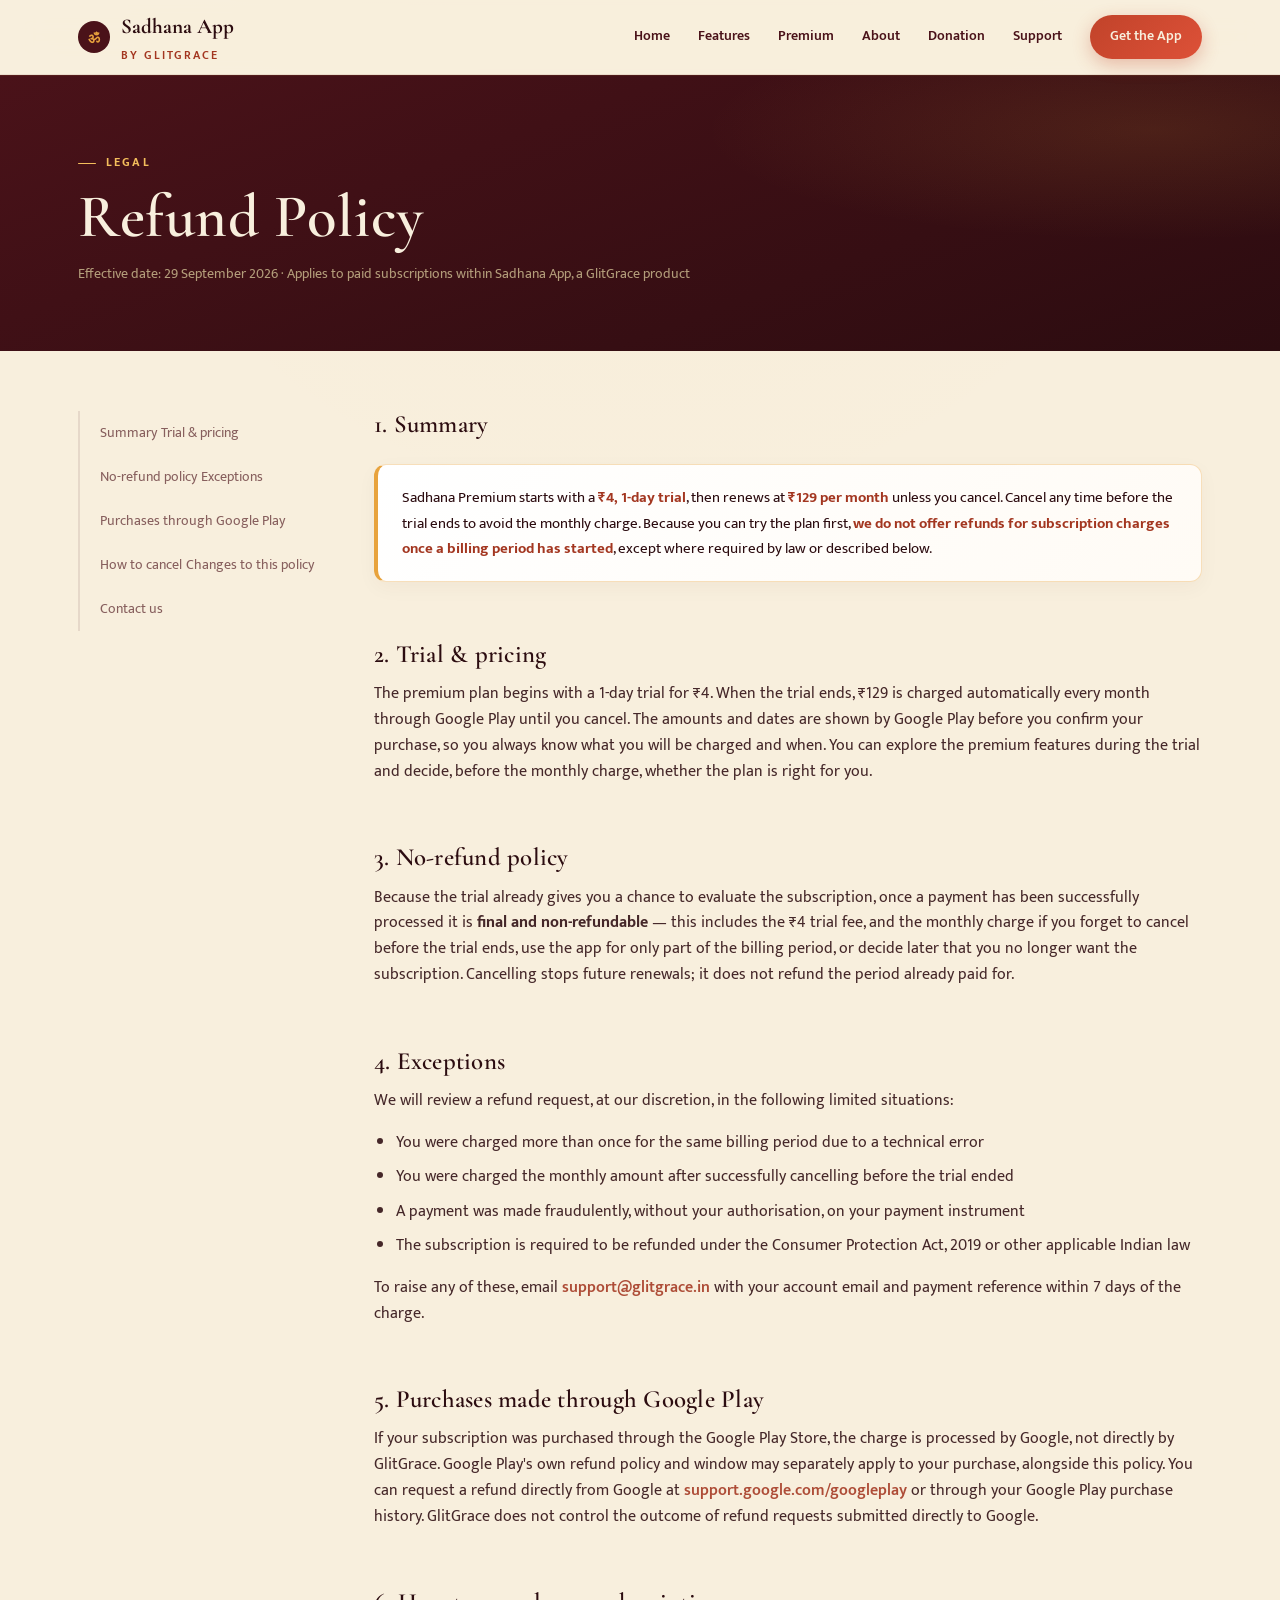
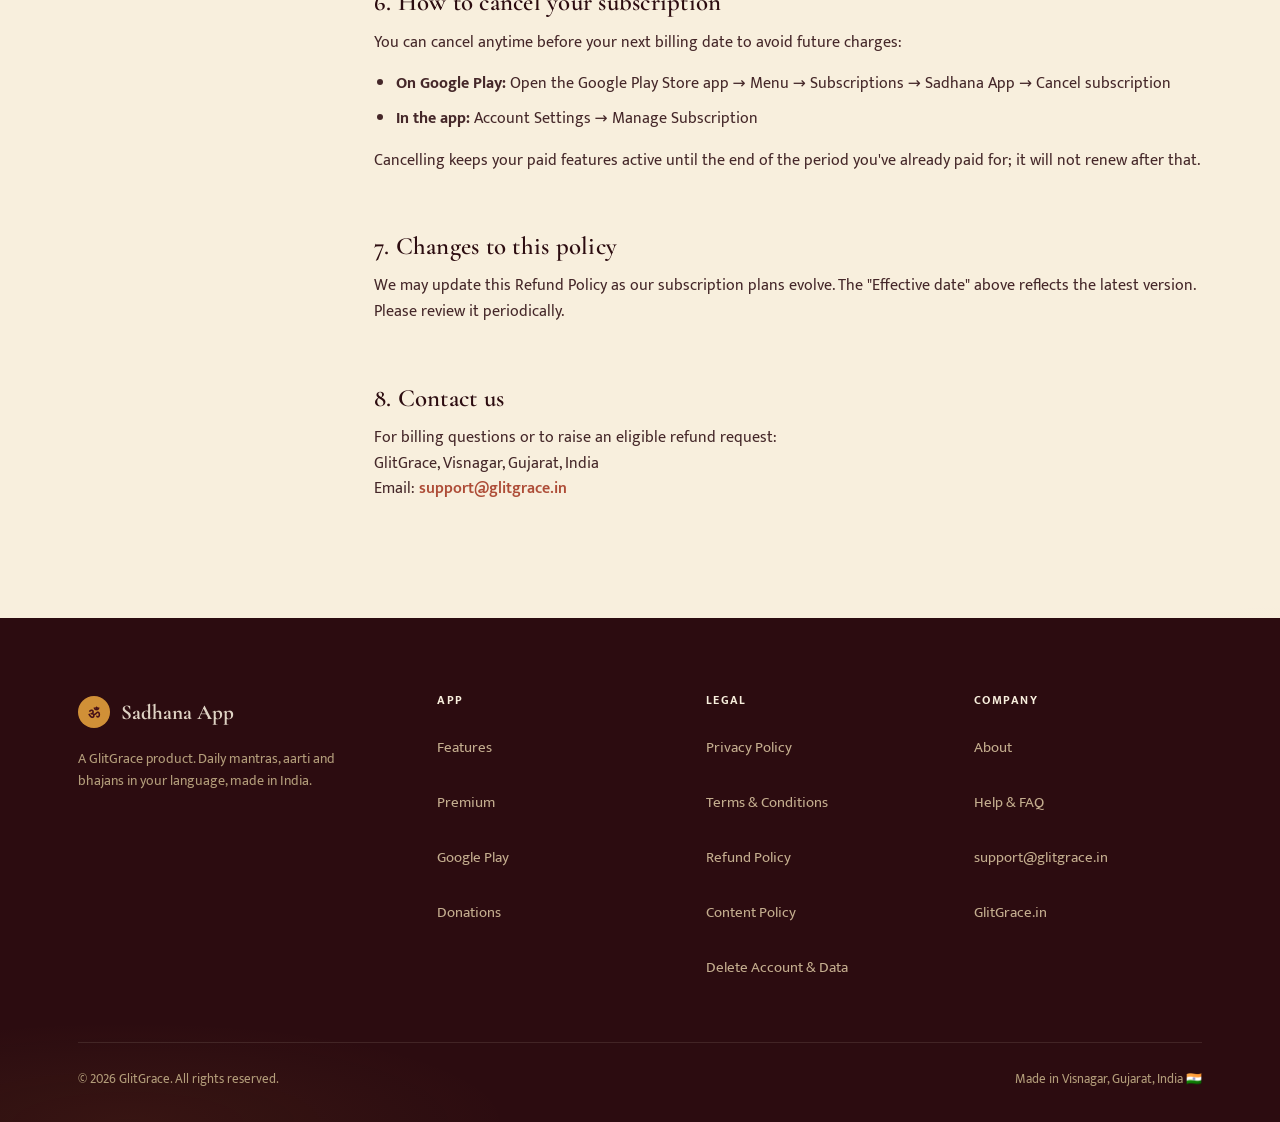
<file: refund-policy.html>
<!DOCTYPE html>
<html lang="en">
<head>
<meta charset="UTF-8">
<meta name="viewport" content="width=device-width, initial-scale=1.0">
<title>Refund Policy — Sadhana App | GlitGrace</title>
<meta name="description" content="Refund policy for Sadhana App subscriptions — ₹4 trial, ₹129 monthly plan, cancellation and how billing works.">
<link rel="icon" href="data:image/svg+xml,%3Csvg xmlns='http://www.w3.org/2000/svg' viewBox='0 0 64 64'%3E%3Ccircle cx='32' cy='32' r='32' fill='%234A1219'/%3E%3Ctext x='32' y='42' font-size='30' text-anchor='middle' fill='%23E8A33D'%3E%E0%A5%90%3C/text%3E%3C/svg%3E">
<link rel="stylesheet" href="css/style.css">
</head>
<body>
<a class="skip" href="#main">Skip to content</a>

<nav class="site-nav" aria-label="Main">
  <div class="wrap">
    <a href="index.html" class="brand">
      <svg viewBox="0 0 40 40" fill="none" aria-hidden="true"><circle cx="20" cy="20" r="20" fill="#4A1219"/><text x="20" y="27" font-size="18" text-anchor="middle" fill="#E8A33D" font-family="Cormorant Garamond, serif">ॐ</text></svg>
      <span>Sadhana App<span class="sub">by GlitGrace</span></span>
    </a>
    <ul class="nav-links" id="navLinks">
      <li><a href="index.html">Home</a></li>
      <li><a href="features.html">Features</a></li>
      <li><a href="premium.html">Premium</a></li>
      <li><a href="about.html">About</a></li>
      <li><a href="donations.html">Donation</a></li>
      <li><a href="support.html">Support</a></li>
      <li><a href="https://play.google.com/store/apps/details?id=com.yash.bhakti" class="nav-cta">Get the App</a></li>
    </ul>
    <button class="nav-toggle" aria-label="Toggle menu" aria-controls="navLinks" aria-expanded="false">
      <span></span><span></span><span></span>
    </button>
  </div>
</nav>

<header id="main" tabindex="-1" class="legal-hero">
  <div class="wrap">
    <p class="eyebrow">Legal</p>
    <h1>Refund Policy</h1>
    <p class="meta">Effective date: 29 September 2026 · Applies to paid subscriptions within Sadhana App, a GlitGrace product</p>
  </div>
</header>

<section class="legal-body">
  <div class="wrap legal-layout">
    <nav class="legal-toc" aria-label="Sections">
      <a href="#summary">Summary</a>
      <a href="#trial">Trial &amp; pricing</a>
      <a href="#norefund">No-refund policy</a>
      <a href="#exceptions">Exceptions</a>
      <a href="#playstore">Purchases through Google Play</a>
      <a href="#cancel">How to cancel</a>
      <a href="#changes">Changes to this policy</a>
      <a href="#contact">Contact us</a>
    </nav>

    <div class="legal-content">

      <h2 id="summary">1. Summary</h2>
      <div class="legal-callout">Sadhana Premium starts with a <strong>₹4, 1-day trial</strong>, then renews at <strong>₹129 per month</strong> unless you cancel. Cancel any time before the trial ends to avoid the monthly charge. Because you can try the plan first, <strong>we do not offer refunds for subscription charges once a billing period has started</strong>, except where required by law or described below.</div>

      <h2 id="trial">2. Trial &amp; pricing</h2>
      <p>The premium plan begins with a 1-day trial for ₹4. When the trial ends, ₹129 is charged automatically every month through Google Play until you cancel. The amounts and dates are shown by Google Play before you confirm your purchase, so you always know what you will be charged and when. You can explore the premium features during the trial and decide, before the monthly charge, whether the plan is right for you.</p>

      <h2 id="norefund">3. No-refund policy</h2>
      <p>Because the trial already gives you a chance to evaluate the subscription, once a payment has been successfully processed it is <strong>final and non-refundable</strong> — this includes the ₹4 trial fee, and the monthly charge if you forget to cancel before the trial ends, use the app for only part of the billing period, or decide later that you no longer want the subscription. Cancelling stops future renewals; it does not refund the period already paid for.</p>

      <h2 id="exceptions">4. Exceptions</h2>
      <p>We will review a refund request, at our discretion, in the following limited situations:</p>
      <ul>
        <li>You were charged more than once for the same billing period due to a technical error</li>
        <li>You were charged the monthly amount after successfully cancelling before the trial ended</li>
        <li>A payment was made fraudulently, without your authorisation, on your payment instrument</li>
        <li>The subscription is required to be refunded under the Consumer Protection Act, 2019 or other applicable Indian law</li>
      </ul>
      <p>To raise any of these, email <a href="mailto:support@glitgrace.in">support@glitgrace.in</a> with your account email and payment reference within 7 days of the charge.</p>

      <h2 id="playstore">5. Purchases made through Google Play</h2>
      <p>If your subscription was purchased through the Google Play Store, the charge is processed by Google, not directly by GlitGrace. Google Play's own refund policy and window may separately apply to your purchase, alongside this policy. You can request a refund directly from Google at <a href="https://support.google.com/googleplay" target="_blank" rel="noopener">support.google.com/googleplay</a> or through your Google Play purchase history. GlitGrace does not control the outcome of refund requests submitted directly to Google.</p>

      <h2 id="cancel">6. How to cancel your subscription</h2>
      <p>You can cancel anytime before your next billing date to avoid future charges:</p>
      <ul>
        <li><strong>On Google Play:</strong> Open the Google Play Store app → Menu → Subscriptions → Sadhana App → Cancel subscription</li>
        <li><strong>In the app:</strong> Account Settings → Manage Subscription</li>
      </ul>
      <p>Cancelling keeps your paid features active until the end of the period you've already paid for; it will not renew after that.</p>

      <h2 id="changes">7. Changes to this policy</h2>
      <p>We may update this Refund Policy as our subscription plans evolve. The "Effective date" above reflects the latest version. Please review it periodically.</p>

      <h2 id="contact">8. Contact us</h2>
      <p>For billing questions or to raise an eligible refund request:<br>
      GlitGrace, Visnagar, Gujarat, India<br>
      Email: <a href="mailto:support@glitgrace.in">support@glitgrace.in</a></p>

    </div>
  </div>
</section>

<footer>
  <div class="wrap">
    <div class="footer-grid">
      <div class="footer-brand">
        <a href="index.html" class="brand">
          <svg viewBox="0 0 40 40" fill="none" aria-hidden="true"><circle cx="20" cy="20" r="20" fill="#E8A33D"/><text x="20" y="27" font-size="18" text-anchor="middle" fill="#4A1219" font-family="Cormorant Garamond, serif">ॐ</text></svg>
          <span>Sadhana App</span>
        </a>
        <p>A GlitGrace product. Daily mantras, aarti and bhajans in your language, made in India.</p>
      </div>
      <div>
        <p class="foot-h">App</p>
        <ul>
          <li><a href="features.html">Features</a></li>
          <li><a href="premium.html">Premium</a></li>
          <li><a href="https://play.google.com/store/apps/details?id=com.yash.bhakti">Google Play</a></li>
          <li><a href="donations.html">Donations</a></li>
        </ul>
      </div>
      <div>
        <p class="foot-h">Legal</p>
        <ul>
          <li><a href="privacy-policy.html">Privacy Policy</a></li>
          <li><a href="terms.html">Terms &amp; Conditions</a></li>
          <li><a href="refund-policy.html">Refund Policy</a></li>
          <li><a href="content-policy.html">Content Policy</a></li>
          <li><a href="data-deletion.html">Delete Account &amp; Data</a></li>
        </ul>
      </div>
      <div>
        <p class="foot-h">Company</p>
        <ul>
          <li><a href="about.html">About</a></li>
          <li><a href="support.html">Help &amp; FAQ</a></li>
          <li><a href="mailto:support@glitgrace.in">support@glitgrace.in</a></li>
          <li><a href="https://glitgrace.in">GlitGrace.in</a></li>
        </ul>
      </div>
    </div>
    <div class="footer-bottom">
      <span>© <span id="year">2026</span> GlitGrace. All rights reserved.</span>
      <span>Made in Visnagar, Gujarat, India 🇮🇳</span>
    </div>
  </div>
</footer>

<script src="js/main.js"></script>
<script>document.getElementById('year').textContent = new Date().getFullYear();</script>
</body>
</html>
</file>
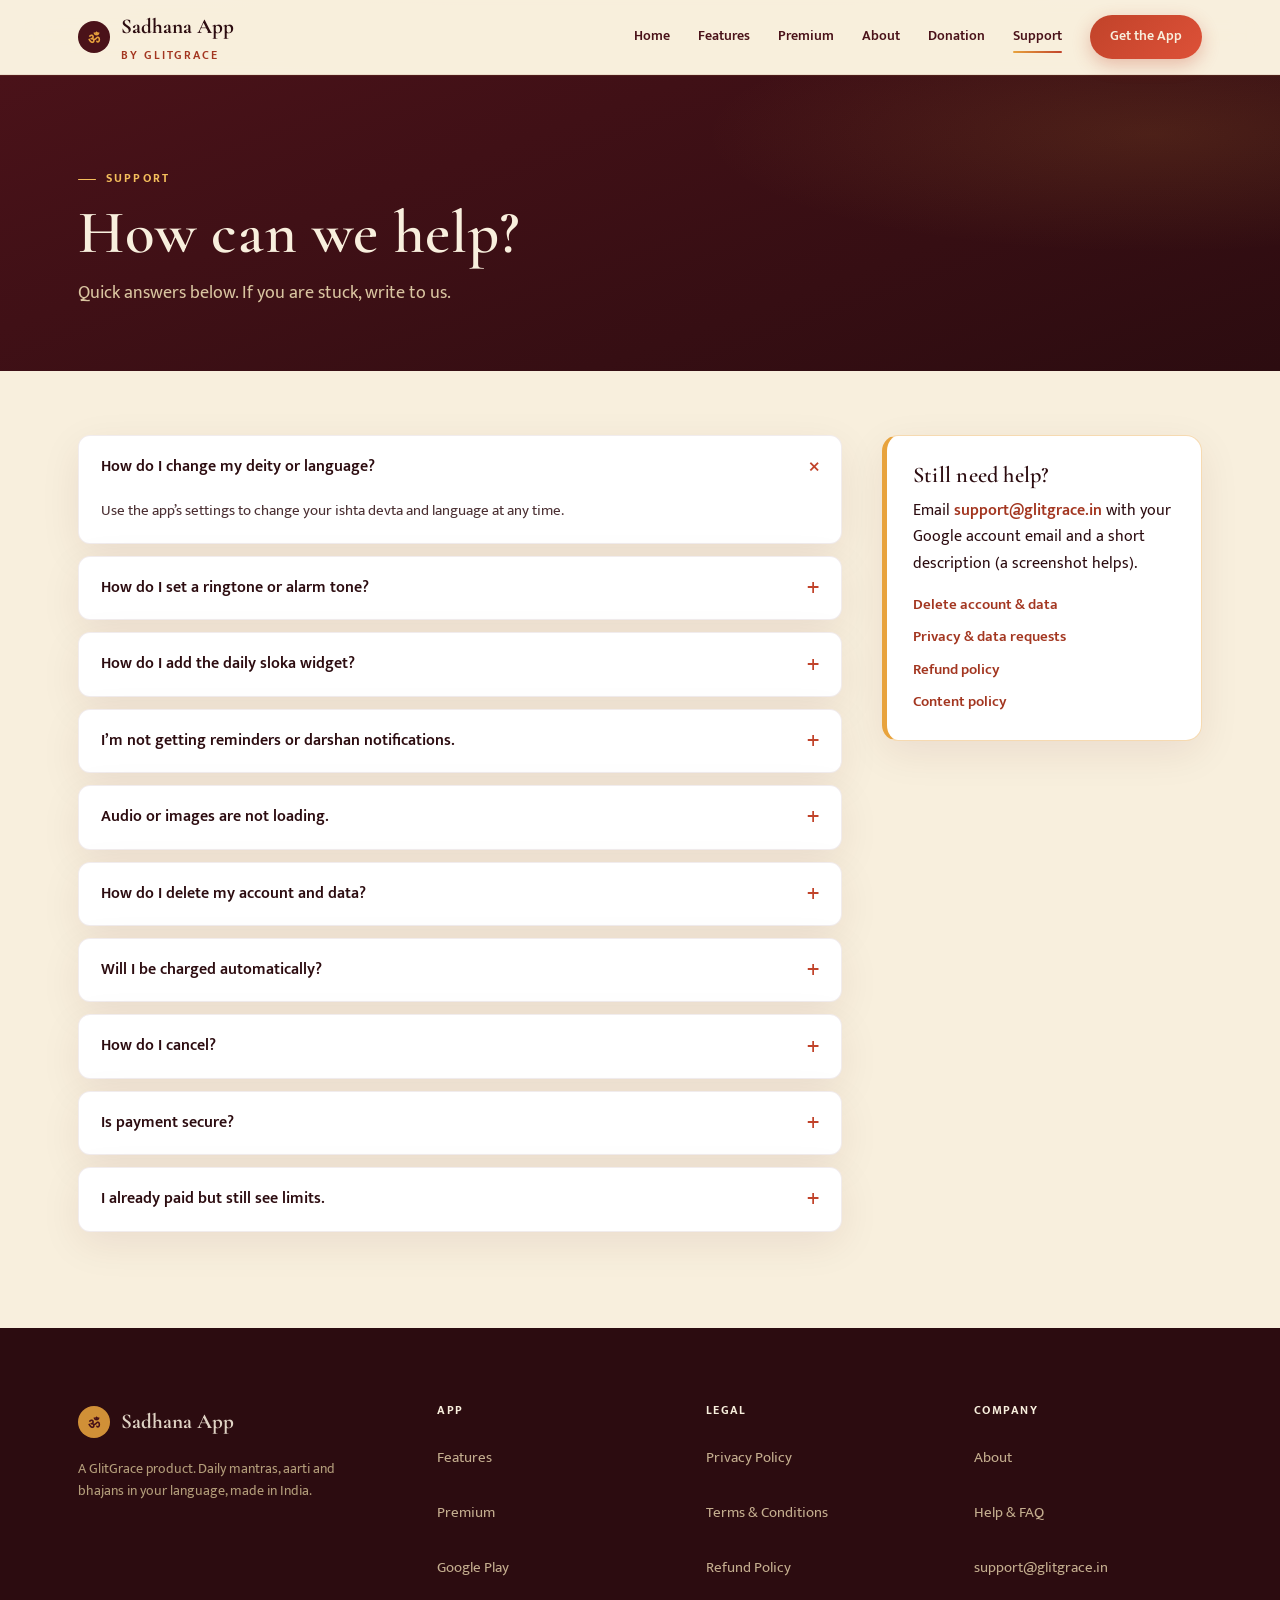
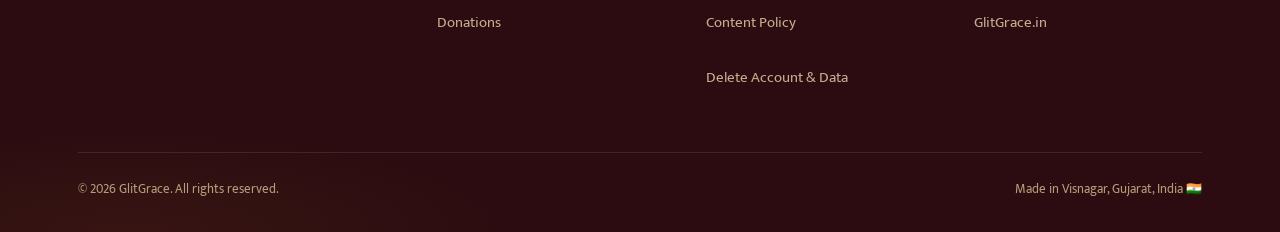
<file: support.html>
<!DOCTYPE html>
<html lang="en">
<head>
<meta charset="UTF-8">
<meta name="viewport" content="width=device-width, initial-scale=1.0">
<title>Help & FAQ — Sadhana App | GlitGrace</title>
<meta name="description" content="Answers to common questions about Sadhana App, subscriptions, ringtones, notifications and your data, plus how to reach GlitGrace support.">
<meta property="og:title" content="Help & FAQ — Sadhana App | GlitGrace">
<meta property="og:description" content="Answers to common questions about Sadhana App, subscriptions, ringtones, notifications and your data, plus how to reach GlitGrace support.">
<meta property="og:type" content="website">
<meta name="theme-color" content="#4A1219">
<link rel="icon" href="data:image/svg+xml,%3Csvg xmlns='http://www.w3.org/2000/svg' viewBox='0 0 64 64'%3E%3Ccircle cx='32' cy='32' r='32' fill='%234A1219'/%3E%3Ctext x='32' y='42' font-size='30' text-anchor='middle' fill='%23E8A33D'%3E%E0%A5%90%3C/text%3E%3C/svg%3E">
<link rel="stylesheet" href="css/style.css">
</head>
<body>
<a class="skip" href="#main">Skip to content</a>

<nav class="site-nav" aria-label="Main">
  <div class="wrap">
    <a href="index.html" class="brand">
      <svg viewBox="0 0 40 40" fill="none" aria-hidden="true"><circle cx="20" cy="20" r="20" fill="#4A1219"/><text x="20" y="27" font-size="18" text-anchor="middle" fill="#E8A33D" font-family="Cormorant Garamond, serif">ॐ</text></svg>
      <span>Sadhana App<span class="sub">by GlitGrace</span></span>
    </a>
    <ul class="nav-links" id="navLinks">
      <li><a href="index.html">Home</a></li>
      <li><a href="features.html">Features</a></li>
      <li><a href="premium.html">Premium</a></li>
      <li><a href="about.html">About</a></li>
      <li><a href="donations.html">Donation</a></li>
      <li><a href="support.html" aria-current="page">Support</a></li>
      <li><a href="https://play.google.com/store/apps/details?id=com.yash.bhakti" class="nav-cta">Get the App</a></li>
    </ul>
    <button class="nav-toggle" aria-label="Toggle menu" aria-controls="navLinks" aria-expanded="false">
      <span></span><span></span><span></span>
    </button>
  </div>
</nav>

<header id="main" tabindex="-1" class="legal-hero page-hero">
  <div class="wrap">
    <p class="eyebrow">Support</p>
    <h1>How can we help?</h1>
    <p class="lede">Quick answers below. If you are stuck, write to us.</p>
  </div>
</header>

<section class="premium-body">
  <div class="wrap support-layout">
    <div>
      <div class="faq-list">
      <details class="faq" open><summary>How do I change my deity or language?</summary><p>Use the app’s settings to change your ishta devta and language at any time.</p></details>
      <details class="faq"><summary>How do I set a ringtone or alarm tone?</summary><p>Open any ringtone and tap “Set Ringtone” or “Set Alarm”. This needs Premium and the system permission to modify settings, which the app will ask for.</p></details>
      <details class="faq"><summary>How do I add the daily sloka widget?</summary><p>Long-press your home screen, choose Widgets, find “Daily Mantra &amp; Sloka” under Sadhana and drag it in.</p></details>
      <details class="faq"><summary>I’m not getting reminders or darshan notifications.</summary><p>Allow notifications for Sadhana in your phone settings (required on Android 13 and above) and exclude the app from aggressive battery saving on some phones.</p></details>
      <details class="faq"><summary>Audio or images are not loading.</summary><p>Content streams from our servers, so check your connection. Once an audio file has played it is cached for faster replays.</p></details>
      <details class="faq"><summary>How do I delete my account and data?</summary><p>Follow the steps on our <a href="data-deletion.html">Delete Account &amp; Data</a> page.</p></details>
      <details class="faq"><summary>Will I be charged automatically?</summary><p>Yes. Google Play renews your subscription each month at the price shown in the app unless you cancel. Any introductory offer is shown on the subscription screen before you subscribe.</p></details>
      <details class="faq"><summary>How do I cancel?</summary><p>Open Google Play Store → Profile → Payments &amp; subscriptions → Subscriptions → Sadhana → Cancel. Premium access continues until the end of the paid period.</p></details>
      <details class="faq"><summary>Is payment secure?</summary><p>Yes. All billing is handled by Google Play. We never see or store your card or UPI details.</p></details>
      <details class="faq"><summary>I already paid but still see limits.</summary><p>Tap “Restore purchases” on the subscription screen, or wait a few seconds after purchase. Make sure you are signed in with the same Google account used to buy.</p></details>
      </div>
    </div>
    <aside class="contact-card">
      <h2>Still need help?</h2>
      <p>Email <a href="mailto:support@glitgrace.in">support@glitgrace.in</a> with your Google account email and a short description (a screenshot helps).</p>
      <ul>
        <li><a href="data-deletion.html">Delete account &amp; data</a></li>
        <li><a href="privacy-policy.html#contact">Privacy &amp; data requests</a></li>
        <li><a href="refund-policy.html">Refund policy</a></li>
        <li><a href="content-policy.html">Content policy</a></li>
      </ul>
    </aside>
  </div>
</section>

<footer>
  <div class="wrap">
    <div class="footer-grid">
      <div class="footer-brand">
        <a href="index.html" class="brand">
          <svg viewBox="0 0 40 40" fill="none" aria-hidden="true"><circle cx="20" cy="20" r="20" fill="#E8A33D"/><text x="20" y="27" font-size="18" text-anchor="middle" fill="#4A1219" font-family="Cormorant Garamond, serif">ॐ</text></svg>
          <span>Sadhana App</span>
        </a>
        <p>A GlitGrace product. Daily mantras, aarti and bhajans in your language, made in India.</p>
      </div>
      <div>
        <p class="foot-h">App</p>
        <ul>
          <li><a href="features.html">Features</a></li>
          <li><a href="premium.html">Premium</a></li>
          <li><a href="https://play.google.com/store/apps/details?id=com.yash.bhakti">Google Play</a></li>
          <li><a href="donations.html">Donations</a></li>
        </ul>
      </div>
      <div>
        <p class="foot-h">Legal</p>
        <ul>
          <li><a href="privacy-policy.html">Privacy Policy</a></li>
          <li><a href="terms.html">Terms &amp; Conditions</a></li>
          <li><a href="refund-policy.html">Refund Policy</a></li>
          <li><a href="content-policy.html">Content Policy</a></li>
          <li><a href="data-deletion.html">Delete Account &amp; Data</a></li>
        </ul>
      </div>
      <div>
        <p class="foot-h">Company</p>
        <ul>
          <li><a href="about.html">About</a></li>
          <li><a href="support.html">Help &amp; FAQ</a></li>
          <li><a href="mailto:support@glitgrace.in">support@glitgrace.in</a></li>
          <li><a href="https://glitgrace.in">GlitGrace.in</a></li>
        </ul>
      </div>
    </div>
    <div class="footer-bottom">
      <span>© <span id="year">2026</span> GlitGrace. All rights reserved.</span>
      <span>Made in Visnagar, Gujarat, India 🇮🇳</span>
    </div>
  </div>
</footer>

<script src="js/main.js"></script>
<script>document.getElementById('year').textContent = new Date().getFullYear();</script>
</body>
</html>
</file>
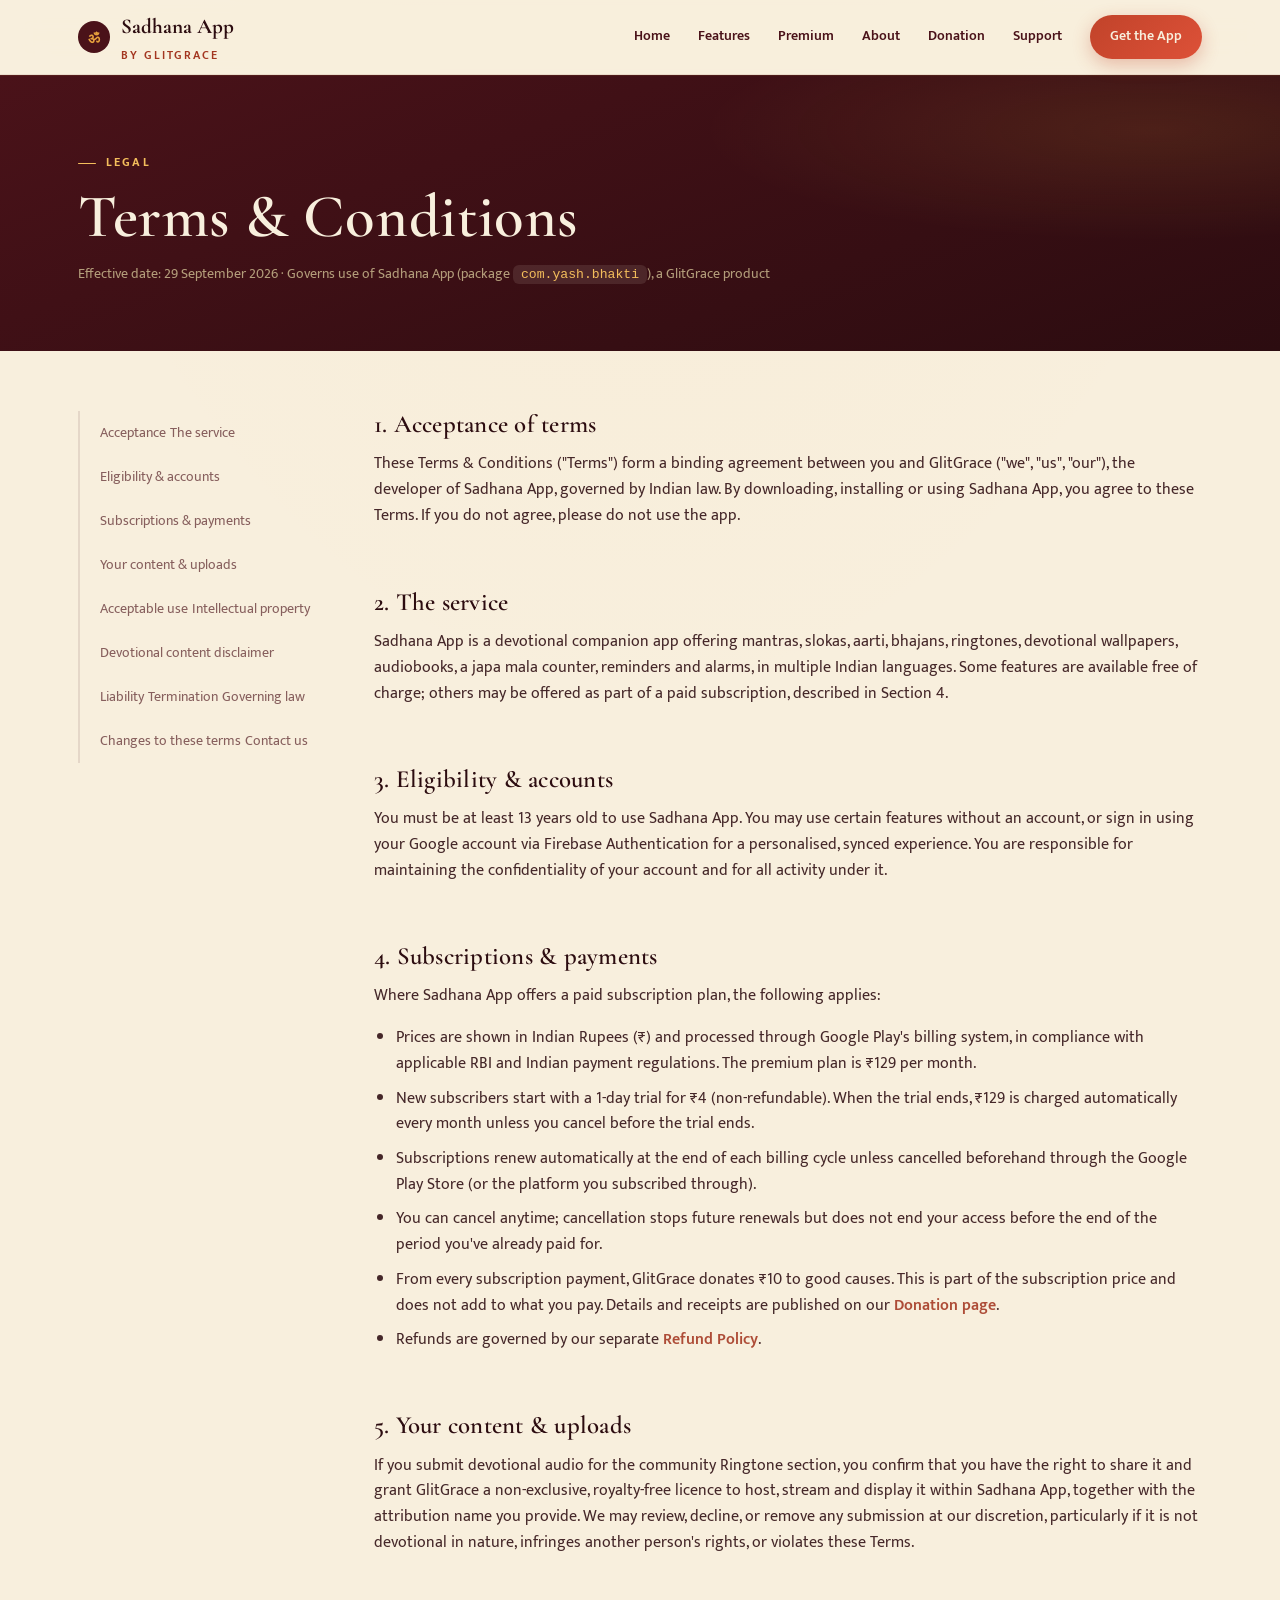
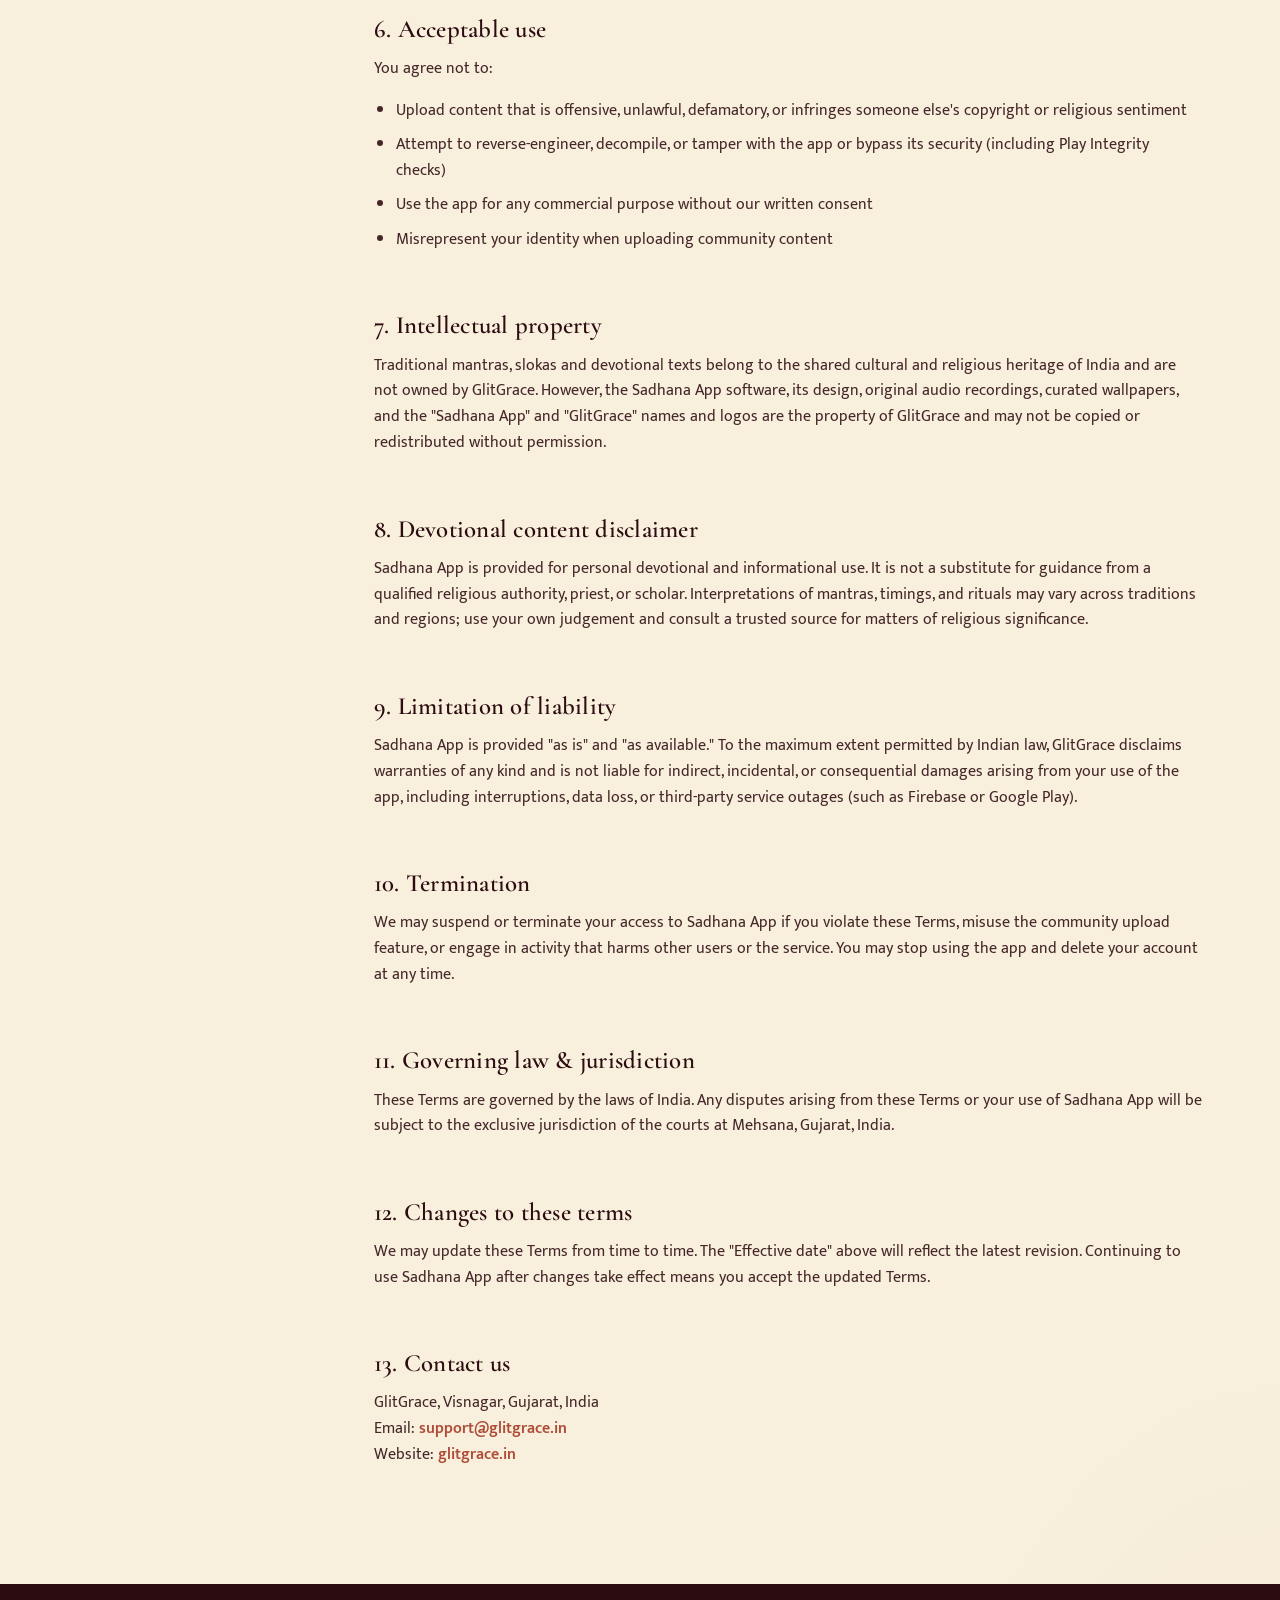
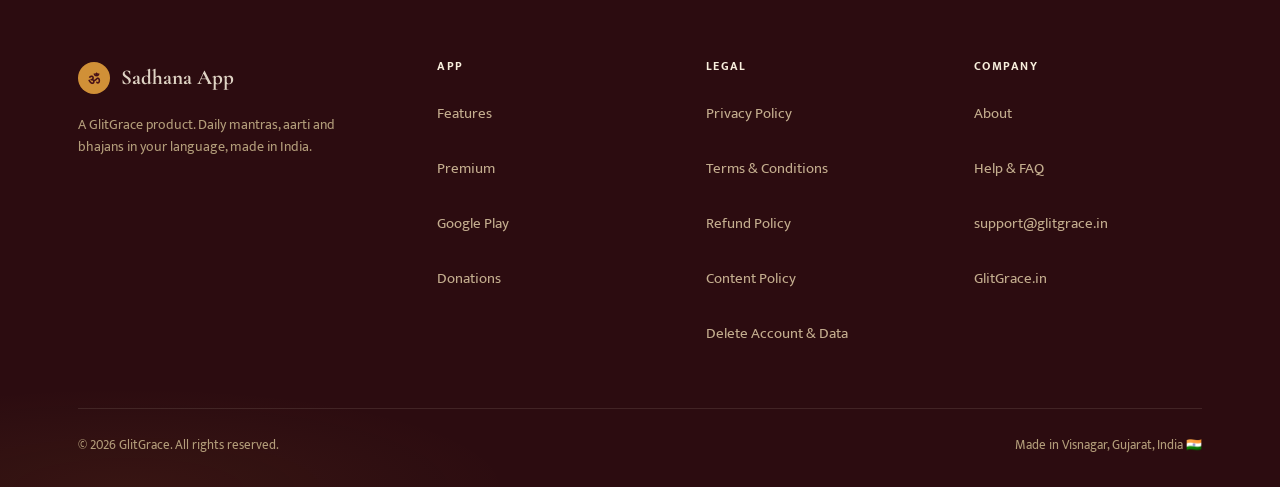
<file: terms.html>
<!DOCTYPE html>
<html lang="en">
<head>
<meta charset="UTF-8">
<meta name="viewport" content="width=device-width, initial-scale=1.0">
<title>Terms & Conditions — Sadhana App | GlitGrace</title>
<meta name="description" content="Terms and Conditions for using Sadhana App by GlitGrace.">
<link rel="icon" href="data:image/svg+xml,%3Csvg xmlns='http://www.w3.org/2000/svg' viewBox='0 0 64 64'%3E%3Ccircle cx='32' cy='32' r='32' fill='%234A1219'/%3E%3Ctext x='32' y='42' font-size='30' text-anchor='middle' fill='%23E8A33D'%3E%E0%A5%90%3C/text%3E%3C/svg%3E">
<link rel="stylesheet" href="css/style.css">
</head>
<body>
<a class="skip" href="#main">Skip to content</a>

<nav class="site-nav" aria-label="Main">
  <div class="wrap">
    <a href="index.html" class="brand">
      <svg viewBox="0 0 40 40" fill="none" aria-hidden="true"><circle cx="20" cy="20" r="20" fill="#4A1219"/><text x="20" y="27" font-size="18" text-anchor="middle" fill="#E8A33D" font-family="Cormorant Garamond, serif">ॐ</text></svg>
      <span>Sadhana App<span class="sub">by GlitGrace</span></span>
    </a>
    <ul class="nav-links" id="navLinks">
      <li><a href="index.html">Home</a></li>
      <li><a href="features.html">Features</a></li>
      <li><a href="premium.html">Premium</a></li>
      <li><a href="about.html">About</a></li>
      <li><a href="donations.html">Donation</a></li>
      <li><a href="support.html">Support</a></li>
      <li><a href="https://play.google.com/store/apps/details?id=com.yash.bhakti" class="nav-cta">Get the App</a></li>
    </ul>
    <button class="nav-toggle" aria-label="Toggle menu" aria-controls="navLinks" aria-expanded="false">
      <span></span><span></span><span></span>
    </button>
  </div>
</nav>

<header id="main" tabindex="-1" class="legal-hero">
  <div class="wrap">
    <p class="eyebrow">Legal</p>
    <h1>Terms & Conditions</h1>
    <p class="meta">Effective date: 29 September 2026 · Governs use of Sadhana App (package <code>com.yash.bhakti</code>), a GlitGrace product</p>
  </div>
</header>

<section class="legal-body">
  <div class="wrap legal-layout">
    <nav class="legal-toc" aria-label="Sections">
      <a href="#accept">Acceptance</a>
      <a href="#service">The service</a>
      <a href="#eligibility">Eligibility & accounts</a>
      <a href="#subscriptions">Subscriptions & payments</a>
      <a href="#uploads">Your content & uploads</a>
      <a href="#conduct">Acceptable use</a>
      <a href="#ip">Intellectual property</a>
      <a href="#disclaimer">Devotional content disclaimer</a>
      <a href="#liability">Liability</a>
      <a href="#termination">Termination</a>
      <a href="#law">Governing law</a>
      <a href="#changes">Changes to these terms</a>
      <a href="#contact">Contact us</a>
    </nav>

    <div class="legal-content">

      <h2 id="accept">1. Acceptance of terms</h2>
      <p>These Terms & Conditions ("Terms") form a binding agreement between you and GlitGrace ("we", "us", "our"), the developer of Sadhana App, governed by Indian law. By downloading, installing or using Sadhana App, you agree to these Terms. If you do not agree, please do not use the app.</p>

      <h2 id="service">2. The service</h2>
      <p>Sadhana App is a devotional companion app offering mantras, slokas, aarti, bhajans, ringtones, devotional wallpapers, audiobooks, a japa mala counter, reminders and alarms, in multiple Indian languages. Some features are available free of charge; others may be offered as part of a paid subscription, described in Section 4.</p>

      <h2 id="eligibility">3. Eligibility & accounts</h2>
      <p>You must be at least 13 years old to use Sadhana App. You may use certain features without an account, or sign in using your Google account via Firebase Authentication for a personalised, synced experience. You are responsible for maintaining the confidentiality of your account and for all activity under it.</p>

      <h2 id="subscriptions">4. Subscriptions & payments</h2>
      <p>Where Sadhana App offers a paid subscription plan, the following applies:</p>
      <ul>
        <li>Prices are shown in Indian Rupees (₹) and processed through Google Play's billing system, in compliance with applicable RBI and Indian payment regulations. The premium plan is ₹129 per month.</li>
        <li>New subscribers start with a 1-day trial for ₹4 (non-refundable). When the trial ends, ₹129 is charged automatically every month unless you cancel before the trial ends.</li>
        <li>Subscriptions renew automatically at the end of each billing cycle unless cancelled beforehand through the Google Play Store (or the platform you subscribed through).</li>
        <li>You can cancel anytime; cancellation stops future renewals but does not end your access before the end of the period you've already paid for.</li>
        <li>From every subscription payment, GlitGrace donates ₹10 to good causes. This is part of the subscription price and does not add to what you pay. Details and receipts are published on our <a href="donations.html">Donation page</a>.</li>
        <li>Refunds are governed by our separate <a href="refund-policy.html">Refund Policy</a>.</li>
      </ul>

      <h2 id="uploads">5. Your content & uploads</h2>
      <p>If you submit devotional audio for the community Ringtone section, you confirm that you have the right to share it and grant GlitGrace a non-exclusive, royalty-free licence to host, stream and display it within Sadhana App, together with the attribution name you provide. We may review, decline, or remove any submission at our discretion, particularly if it is not devotional in nature, infringes another person's rights, or violates these Terms.</p>

      <h2 id="conduct">6. Acceptable use</h2>
      <p>You agree not to:</p>
      <ul>
        <li>Upload content that is offensive, unlawful, defamatory, or infringes someone else's copyright or religious sentiment</li>
        <li>Attempt to reverse-engineer, decompile, or tamper with the app or bypass its security (including Play Integrity checks)</li>
        <li>Use the app for any commercial purpose without our written consent</li>
        <li>Misrepresent your identity when uploading community content</li>
      </ul>

      <h2 id="ip">7. Intellectual property</h2>
      <p>Traditional mantras, slokas and devotional texts belong to the shared cultural and religious heritage of India and are not owned by GlitGrace. However, the Sadhana App software, its design, original audio recordings, curated wallpapers, and the "Sadhana App" and "GlitGrace" names and logos are the property of GlitGrace and may not be copied or redistributed without permission.</p>

      <h2 id="disclaimer">8. Devotional content disclaimer</h2>
      <p>Sadhana App is provided for personal devotional and informational use. It is not a substitute for guidance from a qualified religious authority, priest, or scholar. Interpretations of mantras, timings, and rituals may vary across traditions and regions; use your own judgement and consult a trusted source for matters of religious significance.</p>

      <h2 id="liability">9. Limitation of liability</h2>
      <p>Sadhana App is provided "as is" and "as available." To the maximum extent permitted by Indian law, GlitGrace disclaims warranties of any kind and is not liable for indirect, incidental, or consequential damages arising from your use of the app, including interruptions, data loss, or third-party service outages (such as Firebase or Google Play).</p>

      <h2 id="termination">10. Termination</h2>
      <p>We may suspend or terminate your access to Sadhana App if you violate these Terms, misuse the community upload feature, or engage in activity that harms other users or the service. You may stop using the app and delete your account at any time.</p>

      <h2 id="law">11. Governing law & jurisdiction</h2>
      <p>These Terms are governed by the laws of India. Any disputes arising from these Terms or your use of Sadhana App will be subject to the exclusive jurisdiction of the courts at Mehsana, Gujarat, India.</p>

      <h2 id="changes">12. Changes to these terms</h2>
      <p>We may update these Terms from time to time. The "Effective date" above will reflect the latest revision. Continuing to use Sadhana App after changes take effect means you accept the updated Terms.</p>

      <h2 id="contact">13. Contact us</h2>
      <p>GlitGrace, Visnagar, Gujarat, India<br>
      Email: <a href="mailto:support@glitgrace.in">support@glitgrace.in</a><br>
      Website: <a href="https://glitgrace.in">glitgrace.in</a></p>

    </div>
  </div>
</section>

<footer>
  <div class="wrap">
    <div class="footer-grid">
      <div class="footer-brand">
        <a href="index.html" class="brand">
          <svg viewBox="0 0 40 40" fill="none" aria-hidden="true"><circle cx="20" cy="20" r="20" fill="#E8A33D"/><text x="20" y="27" font-size="18" text-anchor="middle" fill="#4A1219" font-family="Cormorant Garamond, serif">ॐ</text></svg>
          <span>Sadhana App</span>
        </a>
        <p>A GlitGrace product. Daily mantras, aarti and bhajans in your language, made in India.</p>
      </div>
      <div>
        <p class="foot-h">App</p>
        <ul>
          <li><a href="features.html">Features</a></li>
          <li><a href="premium.html">Premium</a></li>
          <li><a href="https://play.google.com/store/apps/details?id=com.yash.bhakti">Google Play</a></li>
          <li><a href="donations.html">Donations</a></li>
        </ul>
      </div>
      <div>
        <p class="foot-h">Legal</p>
        <ul>
          <li><a href="privacy-policy.html">Privacy Policy</a></li>
          <li><a href="terms.html">Terms &amp; Conditions</a></li>
          <li><a href="refund-policy.html">Refund Policy</a></li>
          <li><a href="content-policy.html">Content Policy</a></li>
          <li><a href="data-deletion.html">Delete Account &amp; Data</a></li>
        </ul>
      </div>
      <div>
        <p class="foot-h">Company</p>
        <ul>
          <li><a href="about.html">About</a></li>
          <li><a href="support.html">Help &amp; FAQ</a></li>
          <li><a href="mailto:support@glitgrace.in">support@glitgrace.in</a></li>
          <li><a href="https://glitgrace.in">GlitGrace.in</a></li>
        </ul>
      </div>
    </div>
    <div class="footer-bottom">
      <span>© <span id="year">2026</span> GlitGrace. All rights reserved.</span>
      <span>Made in Visnagar, Gujarat, India 🇮🇳</span>
    </div>
  </div>
</footer>

<script src="js/main.js"></script>
<script>document.getElementById('year').textContent = new Date().getFullYear();</script>
</body>
</html>
</file>
<file: css/style.css>
/* =========================================================
   Sadhana App — glitgrace.in/bhakti
   Design language: "temple at dusk" — oxblood + brass + marigold
   ========================================================= */

@import url('https://fonts.googleapis.com/css2?family=Cormorant+Garamond:ital,wght@0,500;0,600;0,700;1,500&family=Mukta:wght@400;500;600;700&display=swap');

:root{
  --maroon-deep:   #2C0C10;
  --maroon:        #4A1219;
  --maroon-mid:    #631923;
  --ivory:         #F8EFDD;
  --sand:          #D9C4A0;
  --sand-dim:      #b39d7a;
  --marigold:      #E8A33D;
  --marigold-bright:#F4BE5C;
  --brass:         #C9A227;
  --vermillion:    #C1432A;
  --vermillion-bright:#DD5138;

  --font-display: 'Cormorant Garamond', serif;
  --font-body: 'Mukta', system-ui, -apple-system, sans-serif;

  --radius: 16px;
  --radius-lg: 24px;
  --max-w: 1180px;
  --shadow-soft: 0 12px 40px rgba(74,18,25,.08);
  --shadow-lift: 0 20px 50px rgba(74,18,25,.14);
  --ease: cubic-bezier(.22,.68,0,1.2);
}

*{ box-sizing:border-box; }
html{ scroll-behavior:smooth; }

body{
  margin:0;
  background:var(--ivory);
  background-image:
    radial-gradient(ellipse 120% 80% at 50% -20%, rgba(232,163,61,.06), transparent 50%),
    radial-gradient(ellipse 80% 50% at 100% 100%, rgba(193,67,42,.04), transparent 40%);
  color:var(--maroon-deep);
  font-family:var(--font-body);
  font-size:16px;
  line-height:1.65;
  -webkit-font-smoothing:antialiased;
}

img{ max-width:100%; display:block; }
a{ color:inherit; text-decoration:none; transition:color .2s ease; }

.wrap{ max-width:var(--max-w); margin:0 auto; padding:0 28px; }

h1,h2,h3,h4{
  font-family:var(--font-display);
  font-weight:600;
  color:var(--maroon-deep);
  margin:0 0 .5em;
  letter-spacing:.01em;
}
h1{ font-size:clamp(2.5rem, 5.2vw, 3.8rem); line-height:1.06; }
h2{ font-size:clamp(1.85rem, 3.5vw, 2.6rem); line-height:1.12; }
h3{ font-size:1.35rem; }
p{ margin:0 0 1em; }

.eyebrow{
  display:inline-flex; align-items:center; gap:10px;
  font-family:var(--font-body); font-weight:700; font-size:.7rem;
  letter-spacing:.18em; text-transform:uppercase; color:var(--vermillion);
}
.eyebrow::before{
  content:''; width:18px; height:1.5px; background:currentColor; border-radius:1px;
}

/* ---------- focus / motion ---------- */
a:focus-visible, button:focus-visible{
  outline:2px solid var(--brass); outline-offset:3px; border-radius:4px;
}
@media (prefers-reduced-motion: reduce){
  *{ animation-duration:.01ms !important; animation-iteration-count:1 !important; transition-duration:.01ms !important; scroll-behavior:auto !important; }
}

/* ---------- nav ---------- */
.site-nav{
  position:sticky; top:0; z-index:50;
  border-bottom:1px solid rgba(74,18,25,.08);
  box-shadow:0 1px 0 rgba(232,163,61,.08);
}
/* blur lives on a pseudo-element so it does not trap the fixed mobile menu */
.site-nav::before{
  content:''; position:absolute; inset:0; z-index:-1;
  background:rgba(248,239,221,.9);
  backdrop-filter:blur(14px) saturate(1.2);
  -webkit-backdrop-filter:blur(14px) saturate(1.2);
}
.site-nav .wrap{ display:flex; align-items:center; justify-content:space-between; height:74px; }
.brand{ display:flex; align-items:center; gap:11px; font-family:var(--font-display); font-weight:700; font-size:1.32rem; color:var(--maroon-deep); }
.brand svg{ width:32px; height:32px; transition:transform .35s var(--ease); }
.brand:hover svg{ transform:rotate(-8deg) scale(1.05); }
.brand .sub{ font-family:var(--font-body); font-weight:600; font-size:.58rem; letter-spacing:.16em; text-transform:uppercase; color:var(--vermillion); display:block; margin-top:2px; }
.nav-links{ display:flex; align-items:center; gap:28px; list-style:none; margin:0; padding:0; }
.nav-links a{ font-weight:600; font-size:.9rem; color:var(--maroon); position:relative; }
.nav-links a::after{
  content:''; position:absolute; left:0; right:0; bottom:-5px; height:2px; background:linear-gradient(90deg,var(--marigold),var(--vermillion));
  transform:scaleX(0); transform-origin:left; transition:transform .3s var(--ease); border-radius:1px;
}
.nav-links a:hover::after, .nav-links a[aria-current="page"]::after{ transform:scaleX(1); }
.nav-cta{
  background:linear-gradient(135deg,var(--vermillion),var(--vermillion-bright));
  color:var(--ivory) !important; padding:10px 20px; border-radius:999px;
  font-weight:700; font-size:.86rem;
  box-shadow:0 6px 18px rgba(193,67,42,.3);
  transition:transform .25s var(--ease), box-shadow .25s ease;
}
.nav-cta::after{ display:none !important; }
.nav-cta:hover{ transform:translateY(-2px); box-shadow:0 12px 28px rgba(193,67,42,.4); }
.nav-toggle{ display:none; background:none; border:0; cursor:pointer; padding:6px; }
.nav-toggle span{ display:block; width:24px; height:2px; background:var(--maroon-deep); margin:5px 0; border-radius:1px; transition:transform .25s ease; }

@media (max-width:960px){
  .nav-links{ position:fixed; inset:74px 0 0 0; background:var(--ivory); flex-direction:column; justify-content:flex-start; padding:40px 28px; gap:24px; transform:translateX(100%); visibility:hidden; overflow-y:auto; transition:transform .35s var(--ease), visibility 0s linear .35s; box-shadow:-8px 0 30px rgba(74,18,25,.06); }
  .nav-links.open{ transform:translateX(0); visibility:visible; transition-delay:0s; }
  .nav-toggle{ display:block; }
}

/* ---------- hero ---------- */
.hero{
  position:relative; overflow:hidden;
  background:
    radial-gradient(ellipse 90% 70% at 85% 10%, rgba(232,163,61,.18) 0%, transparent 55%),
    radial-gradient(120% 140% at 78% -10%, var(--maroon-mid) 0%, var(--maroon) 46%, var(--maroon-deep) 100%);
  color:var(--ivory);
  padding:80px 0 0;
}
.hero .wrap{ display:grid; grid-template-columns:1.05fr .95fr; gap:56px; align-items:center; }
.hero-eyebrow{ color:var(--marigold-bright); }
.hero-eyebrow::before{ background:var(--marigold-bright); }
.hero h1{ color:var(--ivory); text-shadow:0 2px 24px rgba(0,0,0,.2); }
.hero h1 em{ font-style:italic; color:var(--marigold-bright); }
.hero .lede{ color:var(--sand); font-size:1.14rem; max-width:46ch; line-height:1.7; }
.hero-ctas{ display:flex; flex-wrap:wrap; gap:14px; margin-top:30px; }
.btn{
  display:inline-flex; align-items:center; gap:10px; padding:14px 28px; border-radius:999px;
  font-weight:700; font-size:.96rem; border:1px solid transparent; cursor:pointer;
  transition:transform .25s var(--ease), box-shadow .25s ease, background .2s ease, border-color .2s ease;
}
.btn-primary{
  background:linear-gradient(135deg,var(--marigold-bright),var(--marigold));
  color:var(--maroon-deep);
  box-shadow:0 10px 28px rgba(232,163,61,.35);
}
.btn-primary:hover{ transform:translateY(-3px); box-shadow:0 16px 36px rgba(232,163,61,.45); }
.btn-ghost{ background:transparent; border-color:rgba(248,239,221,.35); color:var(--ivory); }
.btn-ghost:hover{ border-color:var(--ivory); transform:translateY(-2px); background:rgba(248,239,221,.06); }
.hero-note{ margin-top:16px; font-size:.82rem; color:var(--sand-dim); letter-spacing:.02em; }

.hero-stats{ display:flex; gap:36px; margin-top:42px; padding-top:28px; border-top:1px solid rgba(248,239,221,.12); }
.hero-stats div strong{ display:block; font-family:var(--font-display); font-size:1.7rem; color:var(--marigold-bright); font-weight:600; }
.hero-stats div span{ font-size:.78rem; color:var(--sand-dim); letter-spacing:.02em; }

/* phone mockup */
.phone-stage{ position:relative; display:flex; justify-content:center; align-items:flex-end; height:100%; padding-top:20px;}
.phone-glow{
  position:absolute; width:440px; height:440px; border-radius:50%;
  background:radial-gradient(circle, rgba(232,163,61,.32) 0%, rgba(232,163,61,0) 68%);
  top:6%; left:50%; transform:translateX(-50%);
  filter:blur(2px);
}
.mandala{
  position:absolute; width:540px; height:540px; top:0; left:50%; transform:translateX(-50%);
  animation:spin-centered 100s linear infinite;
  opacity:.45;
}
@keyframes spin{ to{ transform:rotate(360deg); } }
@keyframes spin-centered{ to{ transform:translateX(-50%) rotate(360deg); } }

.phone{
  position:relative; width:268px; border-radius:36px; padding:11px;
  background:linear-gradient(160deg,#2e2e2e,#0e0e0e);
  box-shadow:
    0 40px 80px rgba(0,0,0,.5),
    0 0 0 1px rgba(255,255,255,.06),
    inset 0 1px 0 rgba(255,255,255,.08);
}
.phone-screen{
  border-radius:28px; overflow:hidden;
  background:linear-gradient(180deg,#3A0F14 0%, #1c0709 100%);
  aspect-ratio:9/19.5; position:relative; display:flex; flex-direction:column;
}
.phone-notch{ position:absolute; top:9px; left:50%; transform:translateX(-50%); width:68px; height:18px; background:#000; border-radius:12px; z-index:2; }
.phone-head{ padding:36px 16px 12px; text-align:center; }
.phone-head .om{ font-family:var(--font-display); color:var(--marigold-bright); font-size:1.7rem; text-shadow:0 0 20px rgba(232,163,61,.4); }
.phone-head small{ color:var(--sand-dim); font-size:.62rem; letter-spacing:.14em; text-transform:uppercase; }
.deity-grid{ display:grid; grid-template-columns:repeat(3,1fr); gap:9px; padding:6px 14px; flex:1; }
.deity-chip{
  aspect-ratio:1; border-radius:15px; display:flex; align-items:center; justify-content:center;
  font-size:1.35rem; background:rgba(248,239,221,.07); border:1px solid rgba(232,163,61,.25);
  transition:background .2s ease, border-color .2s ease;
}
.phone-player{
  margin:8px 14px 18px; padding:11px 13px; border-radius:18px; background:rgba(248,239,221,.08);
  display:flex; align-items:center; gap:11px; border:1px solid rgba(232,163,61,.22);
  box-shadow:0 4px 16px rgba(0,0,0,.2);
}
.phone-disc{ width:32px; height:32px; border-radius:50%; background:conic-gradient(var(--marigold),var(--vermillion),var(--marigold)); animation:spin 5s linear infinite; flex:none; box-shadow:0 0 12px rgba(232,163,61,.4); }
.phone-player .meta{ flex:1; min-width:0; }
.phone-player .meta b{ display:block; font-size:.76rem; color:var(--ivory); }
.phone-player .meta span{ font-size:.64rem; color:var(--sand-dim); }

/* diya row — signature element */
.diya-row{
  display:flex; justify-content:center; gap:28px; padding:32px 0 8px; margin-top:48px;
  border-top:1px solid rgba(248,239,221,.1);
}
.diya{ position:relative; width:32px; }
.diya .flame{
  width:8px; height:15px; margin:0 auto; border-radius:50% 50% 50% 50% / 60% 60% 40% 40%;
  background:linear-gradient(180deg,#fff8e0,var(--marigold-bright) 40%, var(--vermillion) 100%);
  filter:blur(.15px);
  animation:flicker 2.6s ease-in-out infinite;
  transform-origin:bottom center;
  box-shadow:0 0 10px rgba(244,190,92,.5);
}
.diya:nth-child(2n) .flame{ animation-duration:3.1s; animation-delay:.4s; }
.diya:nth-child(3n) .flame{ animation-duration:2.2s; animation-delay:.9s; }
@keyframes flicker{
  0%,100%{ transform:scaleY(1) rotate(0deg); opacity:1; }
  30%{ transform:scaleY(1.12) rotate(-2deg); opacity:.9; }
  55%{ transform:scaleY(.9) rotate(2deg); opacity:1; }
  80%{ transform:scaleY(1.05) rotate(-1deg); opacity:.95; }
}
.diya .bowl{ width:32px; height:13px; margin-top:2px; background:linear-gradient(180deg,var(--brass),#7c631a); border-radius:0 0 18px 18px; box-shadow:0 2px 6px rgba(0,0,0,.25); }

/* scalloped divider (garland) */
.scallop{ height:24px; width:100%; background-repeat:repeat-x; background-size:30px 24px; }
.scallop-down{ background-image:radial-gradient(circle at 15px 0, transparent 14px, var(--ivory) 14.5px); }
.scallop-up-from-hero{ background-color:var(--ivory); background-image:radial-gradient(circle at 15px 24px, transparent 14px, var(--maroon-deep) 14.5px); }

/* ---------- sections ---------- */
section{ padding:96px 0; }
.section-head{ max-width:64ch; margin-bottom:52px; }
.section-head p{ color:var(--maroon); opacity:.78; font-size:1.06rem; }

.features{ background:transparent; }
.feature-grid{ display:grid; grid-template-columns:repeat(3,1fr); gap:26px; }
.feature-card{
  background:#fff;
  border:1px solid rgba(74,18,25,.07);
  border-radius:var(--radius);
  padding:30px 26px;
  transition:transform .35s var(--ease), box-shadow .35s ease, border-color .3s ease;
  box-shadow:var(--shadow-soft);
}
.feature-card:hover{
  transform:translateY(-6px);
  box-shadow:var(--shadow-lift);
  border-color:rgba(232,163,61,.45);
}
.feature-icon{
  width:50px; height:50px; border-radius:14px; display:flex; align-items:center; justify-content:center;
  background:linear-gradient(145deg,var(--marigold),var(--vermillion));
  font-size:1.35rem; margin-bottom:18px; color:#fff;
  box-shadow:0 8px 20px rgba(193,67,42,.25);
}
.feature-card h3{ margin-bottom:8px; font-size:1.2rem; }
.feature-card p{ color:var(--maroon); opacity:.72; font-size:.93rem; margin:0; line-height:1.55; }

/* deities garland */
.deities{
  background:
    radial-gradient(ellipse 70% 60% at 20% 80%, rgba(232,163,61,.08), transparent 50%),
    var(--maroon-deep);
  color:var(--ivory); position:relative;
}
.deities .section-head p{ color:var(--sand); }
.deities .eyebrow{ color:var(--marigold-bright); }
.deities .eyebrow::before{ background:var(--marigold-bright); }
.deity-list{ display:flex; flex-wrap:wrap; gap:14px; justify-content:center; }
.deity-pill{
  display:flex; align-items:center; gap:10px; padding:13px 22px; border-radius:999px;
  background:rgba(248,239,221,.06); border:1px solid rgba(232,163,61,.28);
  font-family:var(--font-display); font-size:1.08rem;
  transition:background .25s ease, border-color .25s ease, transform .25s var(--ease);
}
.deity-pill:hover{
  background:rgba(248,239,221,.12);
  border-color:rgba(232,163,61,.5);
  transform:translateY(-2px);
}
.deity-pill .glyph{ font-size:1.25rem; }
.lang-strip{ margin-top:44px; text-align:center; color:var(--sand-dim); font-size:.86rem; letter-spacing:.02em; }
.lang-strip b{ color:var(--marigold-bright); }

/* how it works */
.steps{ display:grid; grid-template-columns:repeat(4,1fr); gap:24px; }
.step{
  border-left:3px solid transparent;
  border-image:linear-gradient(180deg,var(--marigold),var(--vermillion)) 1;
  padding-left:20px;
  transition:transform .25s var(--ease);
}
.step:hover{ transform:translateX(4px); }
.step .num{ font-family:var(--font-display); color:var(--vermillion); font-size:1.7rem; display:block; margin-bottom:6px; font-weight:600; }
.step h3{ font-size:1.08rem; margin-bottom:6px; }
.step p{ color:var(--maroon); opacity:.72; font-size:.9rem; margin:0; }

/* cta band */
.cta-band{
  background:
    radial-gradient(ellipse 80% 100% at 50% 0%, rgba(244,190,92,.15), transparent 60%),
    linear-gradient(125deg, var(--vermillion) 0%, var(--maroon-mid) 55%, var(--maroon) 100%);
  color:var(--ivory); border-radius:var(--radius-lg); padding:64px 48px; text-align:center;
  margin:0 auto; width:calc(100% - 56px); max-width:var(--max-w);
  box-shadow:0 24px 60px rgba(74,18,25,.2);
  position:relative; overflow:hidden;
}
.cta-band::before{
  content:''; position:absolute; inset:0;
  background:radial-gradient(circle at 80% 20%, rgba(232,163,61,.12), transparent 40%);
  pointer-events:none;
}
.cta-band h2{ color:var(--ivory); position:relative; }
.cta-band p{ color:var(--sand); max-width:52ch; margin:0 auto 28px; position:relative; font-size:1.05rem; }
.cta-band .btn{ position:relative; }

/* ---------- footer ---------- */
footer{
  background:
    radial-gradient(ellipse 60% 40% at 10% 100%, rgba(232,163,61,.06), transparent 50%),
    var(--maroon-deep);
  color:var(--sand); padding:72px 0 32px;
}
.footer-grid{ display:grid; grid-template-columns:1.4fr 1fr 1fr 1fr; gap:40px; margin-bottom:52px; }
.footer-brand .brand{ color:var(--ivory); }
.footer-brand p{ color:var(--sand-dim); font-size:.9rem; margin-top:14px; max-width:34ch; line-height:1.55; }
footer h4{ color:var(--ivory); font-family:var(--font-body); font-size:.76rem; letter-spacing:.12em; text-transform:uppercase; margin-bottom:16px; font-weight:700; }
footer ul{ list-style:none; margin:0; padding:0; display:flex; flex-direction:column; gap:11px; }
footer a{ color:var(--sand); font-size:.92rem; opacity:.88; }
footer a:hover{ color:var(--marigold-bright); opacity:1; }
.footer-bottom{
  border-top:1px solid rgba(248,239,221,.1); padding-top:26px; display:flex; justify-content:space-between;
  flex-wrap:wrap; gap:12px; font-size:.8rem; color:var(--sand-dim);
}

@media (max-width:900px){
  .hero .wrap{ grid-template-columns:1fr; }
  .phone-stage{ margin-top:36px; }
  .feature-grid{ grid-template-columns:repeat(2,1fr); }
  .steps{ grid-template-columns:repeat(2,1fr); }
  .footer-grid{ grid-template-columns:1fr 1fr; }
  .cta-band{ width:calc(100% - 32px); padding:48px 28px; }
}
@media (max-width:560px){
  .feature-grid{ grid-template-columns:1fr; }
  .steps{ grid-template-columns:1fr; }
  .footer-grid{ grid-template-columns:1fr; }
  .hero-stats{ flex-wrap:wrap; gap:22px; }
  .nav-links{ gap:20px; }
}

/* ---------- legal pages ---------- */
.legal-hero{
  background:
    radial-gradient(ellipse 70% 80% at 90% 20%, rgba(232,163,61,.12), transparent 50%),
    linear-gradient(160deg,var(--maroon) 0%, var(--maroon-deep) 100%);
  color:var(--ivory); padding:72px 0 52px;
  position:relative;
}
.legal-hero .eyebrow{ color:var(--marigold-bright); }
.legal-hero .eyebrow::before{ background:var(--marigold-bright); }
.legal-hero h1{ color:var(--ivory); margin-bottom:12px; }
.legal-hero .meta{ color:var(--sand-dim); font-size:.88rem; }
.legal-hero .meta code{
  background:rgba(248,239,221,.1); padding:2px 8px; border-radius:6px;
  font-size:.82rem; color:var(--marigold-bright);
}

.legal-body{ padding:60px 0 100px; }
.legal-layout{ display:grid; grid-template-columns:240px 1fr; gap:56px; align-items:flex-start; }
.legal-toc{
  position:sticky; top:100px;
  border-left:2px solid rgba(74,18,25,.1);
  padding-left:20px;
}
.legal-toc a{
  display:block; font-size:.86rem; color:var(--maroon); opacity:.65;
  padding:7px 0; transition:opacity .2s ease, color .2s ease, padding-left .2s ease;
}
.legal-toc a:hover{ opacity:1; color:var(--vermillion); padding-left:4px; }
.legal-content h2{ margin-top:2.4em; font-size:1.55rem; scroll-margin-top:100px; }
.legal-content h2:first-child{ margin-top:0; }
.legal-content h3{ font-size:1.12rem; margin-top:1.7em; }
.legal-content p, .legal-content li{ color:var(--maroon-deep); opacity:.88; font-size:.98rem; }
.legal-content a{ color:var(--vermillion); font-weight:600; border-bottom:1px solid transparent; transition:border-color .2s ease; }
.legal-content a:hover{ border-bottom-color:var(--vermillion); }
.legal-content ul, .legal-content ol{ padding-left:1.35em; }
.legal-content li{ margin-bottom:.55em; }
.legal-callout{
  background:linear-gradient(135deg,#fff 0%, #fffbf5 100%);
  border:1px solid rgba(232,163,61,.35);
  border-left:4px solid var(--marigold);
  border-radius:12px; padding:20px 24px; margin:1.7em 0; font-size:.95rem;
  box-shadow:0 6px 20px rgba(74,18,25,.04);
}
.legal-callout strong{ color:var(--vermillion); }
.legal-content table{ width:100%; border-collapse:collapse; margin:1.5em 0; font-size:.92rem; }
.legal-content th, .legal-content td{ text-align:left; padding:12px 14px; border-bottom:1px solid rgba(74,18,25,.1); }
.legal-content th{ color:var(--vermillion); font-family:var(--font-body); text-transform:uppercase; font-size:.7rem; letter-spacing:.1em; font-weight:700; }
.legal-content .btn{ margin-top:4px; }

@media (max-width:860px){
  .legal-layout{ grid-template-columns:1fr; }
  .legal-toc{
    position:static; border-left:none; padding-left:0;
    border-top:2px solid rgba(74,18,25,.1); padding-top:16px;
    display:flex; flex-wrap:wrap; gap:6px 20px; margin-bottom:8px;
  }
  .legal-toc a:hover{ padding-left:0; }
}

/* ---------- seva / donation ---------- */
.btn-ghost-dark{ background:transparent; border-color:rgba(74,18,25,.35); color:var(--maroon); white-space:nowrap; }
.btn-ghost-dark:hover{ border-color:var(--maroon); background:rgba(74,18,25,.05); transform:translateY(-2px); }
.seva{ padding:0 0 24px; }
.seva-card{
  display:flex; align-items:center; gap:28px; padding:34px 38px;
  background:linear-gradient(135deg,#fff 0%,#fffaf0 100%);
  border:1px solid rgba(232,163,61,.4); border-left:5px solid var(--marigold);
  border-radius:var(--radius-lg); box-shadow:var(--shadow-soft);
}
.seva-card h2{ font-size:1.7rem; margin-bottom:6px; }
.seva-card p{ margin:0; color:var(--maroon); opacity:.85; max-width:60ch; }
.seva-card strong{ color:var(--vermillion); }
.seva-icon{ font-size:2.4rem; flex:none; }

.pledge-stats{ display:grid; grid-template-columns:repeat(3,1fr); gap:20px; margin:1.8em 0; }
.pledge-stat{ background:#fff; border:1px solid rgba(74,18,25,.08); border-radius:var(--radius); padding:22px; box-shadow:var(--shadow-soft); }
.pledge-stat strong{ display:block; font-family:var(--font-display); font-size:2rem; color:var(--vermillion); line-height:1.1; }
.pledge-stat span{ font-size:.84rem; color:var(--maroon); opacity:.75; }
.receipt-empty{ color:var(--maroon); opacity:.7; font-style:italic; }
.legal-content td a{ white-space:nowrap; }
.table-scroll{ overflow-x:auto; }

@media (max-width:860px){
  .seva-card{ flex-direction:column; align-items:flex-start; padding:28px 24px; }
  .pledge-stats{ grid-template-columns:1fr; }
}

.cause-grid{ display:grid; grid-template-columns:repeat(3,1fr); gap:16px; margin:1.4em 0; }
.cause-card{ background:#fff; border:1px solid rgba(74,18,25,.08); border-radius:var(--radius); padding:18px 18px 8px; box-shadow:var(--shadow-soft); }
.cause-card span{ font-size:1.6rem; }
.cause-card h3{ font-size:1.1rem; margin:6px 0 4px; }
.cause-card p{ font-size:.86rem; opacity:.8; }
@media (max-width:860px){ .cause-grid{ grid-template-columns:1fr 1fr; } }
@media (max-width:480px){ .cause-grid{ grid-template-columns:1fr; } }

/* ---------- v2: inner pages ---------- */
.page-hero .lede{ color:var(--sand); font-size:1.1rem; max-width:56ch; margin:0; }
.page-hero{ padding:88px 0 64px; }
.section-more{ margin:44px 0 0; text-align:center; }
.feature-detail{ padding:72px 0 96px; }
.detail-grid{ display:grid; grid-template-columns:repeat(3,1fr); gap:26px; }
.detail-card{
  background:#fff; border:1px solid rgba(74,18,25,.07); border-radius:var(--radius);
  padding:30px 26px; box-shadow:var(--shadow-soft);
  transition:transform .35s var(--ease), box-shadow .35s ease, border-color .3s ease;
}
.detail-card:hover{ transform:translateY(-6px); box-shadow:var(--shadow-lift); border-color:rgba(232,163,61,.45); }
.detail-card h2{ font-size:1.4rem; margin-bottom:8px; }
.detail-card > p{ color:var(--maroon); opacity:.78; font-size:.94rem; }
.tick-list{ list-style:none; margin:16px 0 0; padding:16px 0 0; border-top:1px solid rgba(74,18,25,.08); display:flex; flex-direction:column; gap:8px; }
.tick-list li{ position:relative; padding-left:24px; font-size:.88rem; color:var(--maroon-deep); opacity:.85; }
.tick-list li::before{ content:'✓'; position:absolute; left:0; color:var(--vermillion); font-weight:700; }
.deity-gallery{ display:grid; grid-template-columns:repeat(auto-fit,minmax(110px,1fr)); gap:22px; max-width:960px; margin:0 auto; }
.deity-gallery figure{ margin:0; text-align:center; }
.deity-gallery img{
  width:96px; height:96px; margin:0 auto 10px; object-fit:cover; border-radius:50%;
  border:2px solid rgba(232,163,61,.5); background:rgba(248,239,221,.06);
  transition:transform .3s var(--ease), border-color .25s ease, box-shadow .25s ease;
}
.deity-gallery figure:hover img{ transform:translateY(-4px) scale(1.04); border-color:var(--marigold-bright); box-shadow:0 10px 28px rgba(232,163,61,.3); }
.deity-gallery figcaption{ font-family:var(--font-display); font-size:1.05rem; }
.premium-body{ padding:64px 0 96px; }
.perk-row{ display:grid; grid-template-columns:repeat(4,1fr); gap:18px; }
.perk{
  display:flex; align-items:center; gap:14px; background:#fff; border:1px solid rgba(74,18,25,.08);
  border-radius:var(--radius); padding:20px 22px; box-shadow:var(--shadow-soft);
}
.perk span{ font-size:1.6rem; }
.perk b{ font-family:var(--font-display); font-size:1.15rem; font-weight:600; }
.compare{ width:100%; border-collapse:collapse; background:#fff; border-radius:var(--radius); overflow:hidden; box-shadow:var(--shadow-soft); font-size:.94rem; }
.compare th, .compare td{ text-align:left; padding:14px 18px; border-bottom:1px solid rgba(74,18,25,.08); }
.compare thead th{ background:var(--maroon); color:var(--ivory); font-size:.72rem; letter-spacing:.12em; text-transform:uppercase; }
.compare thead th.hl{ background:var(--vermillion); }
.compare tbody th{ font-weight:600; color:var(--maroon-deep); }
.compare td.hl{ background:rgba(232,163,61,.12); font-weight:600; color:var(--maroon-deep); }
.compare tbody tr:last-child > *{ border-bottom:0; }
.fine{ font-size:.84rem; color:var(--maroon); opacity:.7; margin-top:14px; }
.fine a{ color:var(--vermillion); font-weight:600; }
.faq-list{ display:flex; flex-direction:column; gap:12px; }
.faq{ background:#fff; border:1px solid rgba(74,18,25,.08); border-radius:12px; box-shadow:var(--shadow-soft); }
.faq summary{ cursor:pointer; list-style:none; padding:18px 52px 18px 22px; font-weight:600; position:relative; }
.faq summary::-webkit-details-marker{ display:none; }
.faq summary::after{
  content:'+'; position:absolute; right:22px; top:50%; transform:translateY(-50%);
  font-size:1.4rem; color:var(--vermillion); transition:transform .25s ease;
}
.faq[open] summary::after{ transform:translateY(-50%) rotate(45deg); }
.faq summary:focus-visible{ outline:2px solid var(--brass); outline-offset:2px; border-radius:12px; }
.faq p{ margin:0; padding:0 22px 20px; color:var(--maroon-deep); opacity:.85; font-size:.95rem; }
.faq a{ color:var(--vermillion); font-weight:600; }
.support-layout{ display:grid; grid-template-columns:1fr 320px; gap:40px; align-items:flex-start; }
.contact-card{
  position:sticky; top:100px; background:#fff; border:1px solid rgba(232,163,61,.4);
  border-left:5px solid var(--marigold); border-radius:var(--radius); padding:26px; box-shadow:var(--shadow-soft);
}
.contact-card h2{ font-size:1.4rem; }
.contact-card a{ color:var(--vermillion); font-weight:600; }
.contact-card ul{ list-style:none; margin:16px 0 0; padding:0; display:flex; flex-direction:column; gap:8px; font-size:.92rem; }
.about-grid{ display:grid; grid-template-columns:1.1fr .9fr; gap:56px; align-items:flex-start; }
.about-copy p{ font-size:1.06rem; color:var(--maroon-deep); opacity:.88; }
.values{ display:grid; gap:14px; }
.value{ background:#fff; border:1px solid rgba(74,18,25,.08); border-radius:var(--radius); padding:18px 22px; box-shadow:var(--shadow-soft); }
.value b{ display:block; font-family:var(--font-display); font-size:1.2rem; font-weight:600; color:var(--vermillion); }
.value span{ font-size:.92rem; color:var(--maroon); opacity:.8; }
@media (max-width:900px){
  .detail-grid{ grid-template-columns:repeat(2,1fr); }
  .perk-row{ grid-template-columns:repeat(2,1fr); }
  .support-layout, .about-grid{ grid-template-columns:1fr; }
  .contact-card{ position:static; }
}
@media (max-width:560px){
  .detail-grid{ grid-template-columns:1fr; }
  .page-hero{ padding:64px 0 48px; }
}
.deities h2{ color:var(--ivory); }
.deity-gallery{ display:flex; flex-wrap:wrap; justify-content:center; }
.deity-gallery figure{ width:120px; }

/* ---- UI/UX checklist fixes ---- */
:root{ --vermillion-text:#A33620; }
html{ scroll-padding-top:90px; }
a,button,summary,label,select{ touch-action:manipulation; }
.skip{ position:absolute; left:12px; top:-60px; background:var(--marigold); color:var(--maroon-deep); padding:10px 16px; border-radius:8px; font-weight:700; z-index:100; }
.skip:focus{ top:12px; }
#main:focus{ outline:none; }
.foot-h, footer .foot-h{ color:var(--ivory); font-family:var(--font-body); font-size:.76rem; letter-spacing:.12em; text-transform:uppercase; margin:0 0 16px; font-weight:700; }
.brand .sub{ font-size:.75rem; color:var(--vermillion-text); }
.eyebrow{ font-size:.75rem; color:var(--vermillion-text); }
.hero-eyebrow, .legal-hero .eyebrow, .deities .eyebrow{ color:var(--marigold-bright); }
.legal-content a, .contact-card a, .fine a, .faq a, .legal-callout strong, .seva-card strong,
.step .num, .pledge-stat strong, .value b, .compare thead th.hl, .legal-content th{ color:var(--vermillion-text); }
.legal-content a:hover{ border-bottom-color:var(--vermillion-text); }
.legal-content a.btn{ color:var(--maroon-deep); border-bottom:0; }
.legal-content a.btn-primary:hover{ color:var(--maroon-deep); }
.legal-content th, .pledge-stat span, .compare thead th{ font-size:.75rem; }
.legal-content a.btn.btn-primary{ color:var(--maroon-deep); }
.compare thead th.hl{ color:#fff; }
.feature-icon svg, .feature-icon .ic{ width:24px; height:24px; }
.om-glyph{ font-family:var(--font-display); font-size:1.6rem; line-height:1; }
.seva-icon{ width:56px; height:56px; border-radius:16px; display:grid; place-items:center; background:linear-gradient(145deg,var(--marigold),var(--vermillion)); color:#fff; font-size:0; }
.seva-icon .ic{ width:28px; height:28px; }
.perk span{ display:grid; place-items:center; color:var(--vermillion-text); }
.perk .ic{ width:26px; height:26px; }
.cause-card span{ display:inline-grid; color:var(--vermillion-text); }
.cause-card .ic{ width:28px; height:28px; }
.nav-toggle{ width:44px; height:44px; padding:10px; }
.brand{ min-height:44px; }
footer ul a, .legal-toc a{ display:inline-flex; align-items:center; min-height:44px; }
.legal-toc{ gap:0; }
@media (max-width:860px){ .btn-ghost-dark{ white-space:normal; } }
.nav-links a{ display:inline-flex; align-items:center; min-height:44px; }
.nav-links a::after{ bottom:6px; }
.fine{ opacity:1; color:#5a3a3e; }
</file>
